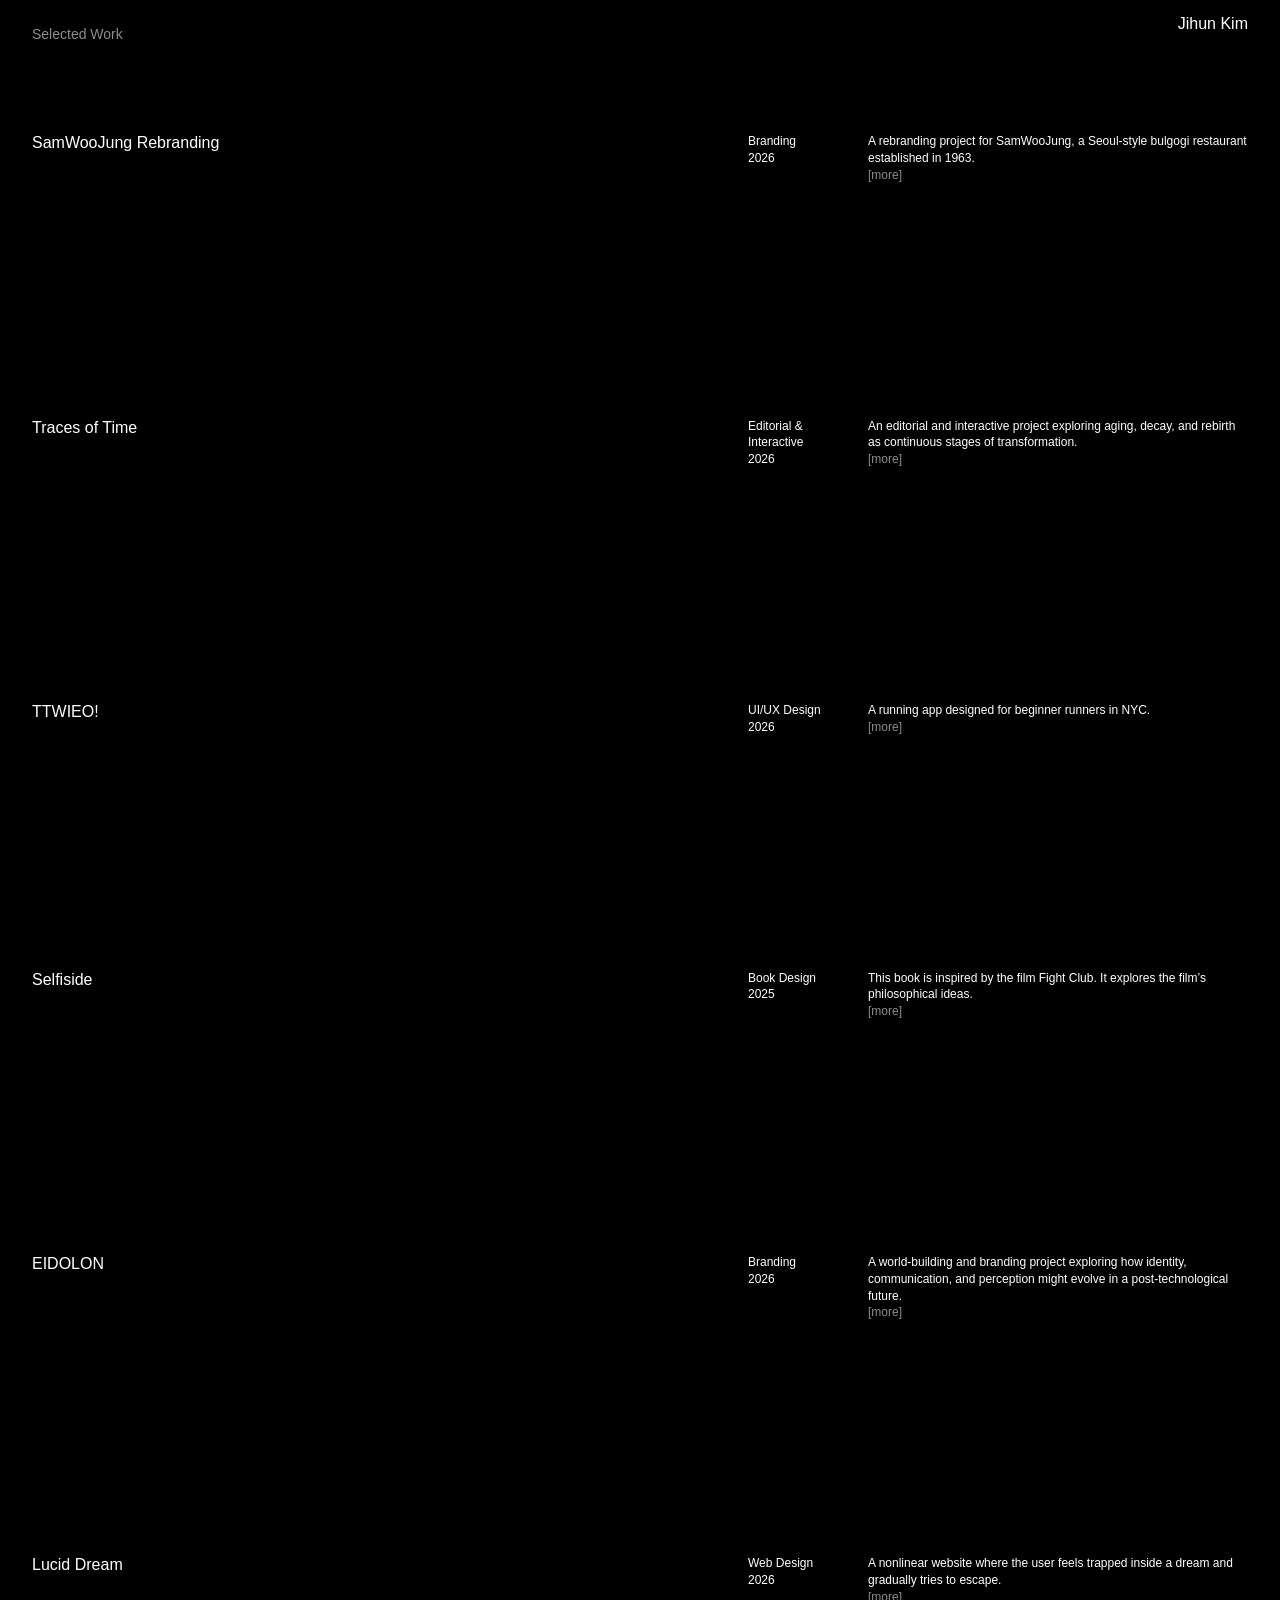
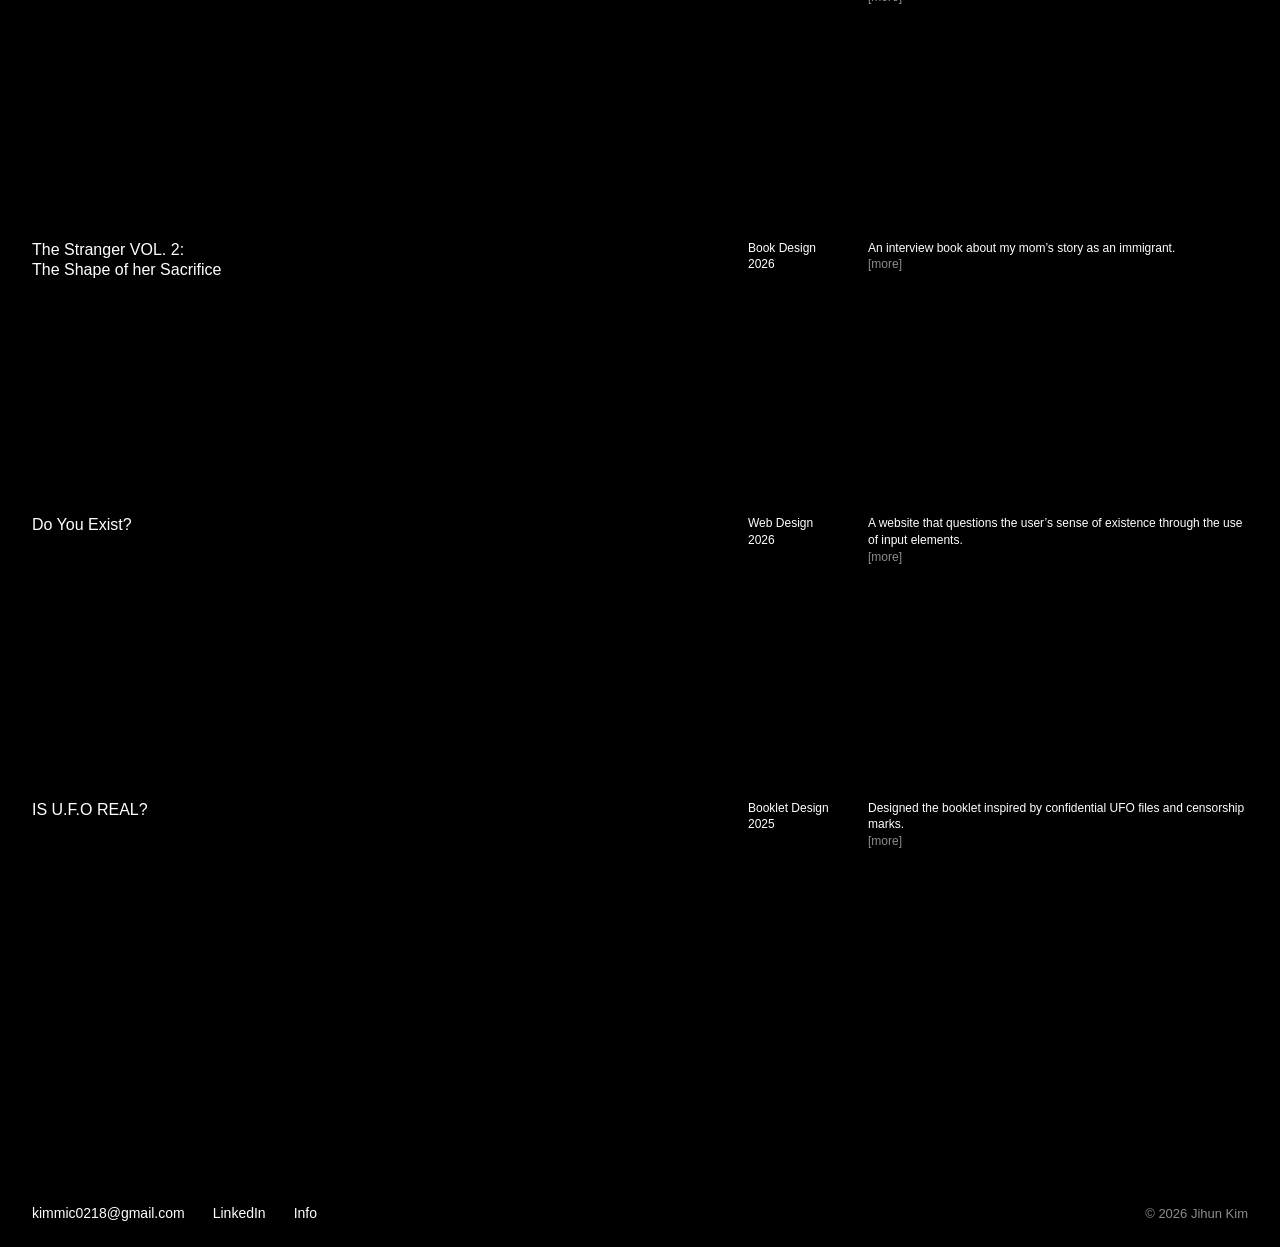
<file: index.html>
<!doctype html>
<html lang="en">
<head>
<meta charset="utf-8">
<meta name="viewport" content="width=device-width, initial-scale=1">
<title>Jihun Kim — Portfolio</title>
<meta name="description" content="Jihun Kim — typography-focused communication designer">
<link rel="stylesheet" href="style.css">
</head>
<body>

<a class="home-link" href="index.html">Jihun Kim</a>
<section class="hero"><p class="intro">I&#x27;m Jihun Kim, a typography-focused communication designer exploring narrative, interaction, and editorial systems. My work translates personal and cultural experiences into structured visual forms, often through nonlinear storytelling and experimental layouts. Currently studying BFA Communication Design at Parsons School of Design, New York.</p>
  <div class="hero-info">
    <span class="links"><a href="mailto:kimmic0218@gmail.com">kimmic0218@gmail.com</a>
      <a href="https://www.linkedin.com/in/jihun-kim-4a79a1389" target="_blank" rel="noopener">LinkedIn</a>
      <a href="info.html">Info</a></span>
    <a class="scroll-cue" href="#work">Selected Work ↓</a>
  </div>
</section>
<main class="projects panel" id="work">
  <div class="grid-bg" aria-hidden="true">
    <div class="slot"><img alt=""><video muted loop playsinline preload="auto" hidden></video></div>
    <div class="slot"><img alt=""><video muted loop playsinline preload="auto" hidden></video></div>
  </div>
  <div class="list">
  <h2 class="panel-title">Selected Work</h2>
  <article class="project" data-grid="images/samwoojung/grid-1.jpg images/samwoojung/grid-2.jpg">
    <h2><a href="projects/samwoojung.html">SamWooJung Rebranding</a></h2>
    <div class="meta">
      <p class="tags">Branding<br>2026</p>
      <p>A rebranding project for SamWooJung, a Seoul-style bulgogi restaurant established in 1963.<br><a class="view" href="projects/samwoojung.html">[more]</a></p>
    </div>
  </article>
  <article class="project" data-grid="images/traces-of-time/hover-1.mp4 images/traces-of-time/hover-2.mp4">
    <h2><a href="projects/traces-of-time.html">Traces of Time</a></h2>
    <div class="meta">
      <p class="tags">Editorial &amp; Interactive<br>2026</p>
      <p>An editorial and interactive project exploring aging, decay, and rebirth as continuous stages of transformation.<br><a class="view" href="projects/traces-of-time.html">[more]</a></p>
    </div>
  </article>
  <article class="project" data-grid="images/ttwieo/hover-run.mp4 images/ttwieo/hover-course.mp4" data-tall>
    <h2><a href="projects/ttwieo.html">TTWIEO!</a></h2>
    <div class="meta">
      <p class="tags">UI/UX Design<br>2026</p>
      <p>A running app designed for beginner runners in NYC.<br><a class="view" href="projects/ttwieo.html">[more]</a></p>
    </div>
  </article>
  <article class="project" data-grid="images/selfiside/grid-1.jpg images/selfiside/grid-2.jpg">
    <h2><a href="projects/selfiside.html">Selfiside</a></h2>
    <div class="meta">
      <p class="tags">Book Design<br>2025</p>
      <p>This book is inspired by the film Fight Club. It explores the film’s philosophical ideas.<br><a class="view" href="projects/selfiside.html">[more]</a></p>
    </div>
  </article>
  <article class="project" data-grid="images/eidolon/grid-1.jpg images/eidolon/grid-2.jpg">
    <h2><a href="projects/eidolon.html">EIDOLON</a></h2>
    <div class="meta">
      <p class="tags">Branding<br>2026</p>
      <p>A world-building and branding project exploring how identity, communication, and perception might evolve in a post-technological future.<br><a class="view" href="projects/eidolon.html">[more]</a></p>
    </div>
  </article>
  <article class="project" data-grid="images/lucid-dream/hover-1.mp4 images/lucid-dream/hover-2.mp4">
    <h2><a href="projects/lucid-dream.html">Lucid Dream</a></h2>
    <div class="meta">
      <p class="tags">Web Design<br>2026</p>
      <p>A nonlinear website where the user feels trapped inside a dream and gradually tries to escape.<br><a class="view" href="projects/lucid-dream.html">[more]</a></p>
    </div>
  </article>
  <article class="project" data-grid="images/the-stranger/grid-1.jpg images/the-stranger/grid-2.jpg">
    <h2><a href="projects/the-stranger.html">The Stranger VOL. 2:<br>The Shape of her Sacrifice</a></h2>
    <div class="meta">
      <p class="tags">Book Design<br>2026</p>
      <p>An interview book about my mom’s story as an immigrant.<br><a class="view" href="projects/the-stranger.html">[more]</a></p>
    </div>
  </article>
  <article class="project" data-grid="images/do-you-exist/hover-1.mp4 images/do-you-exist/hover-2.mp4">
    <h2><a href="projects/do-you-exist.html">Do You Exist?</a></h2>
    <div class="meta">
      <p class="tags">Web Design<br>2026</p>
      <p>A website that questions the user’s sense of existence through the use of input elements.<br><a class="view" href="projects/do-you-exist.html">[more]</a></p>
    </div>
  </article>
  <article class="project" data-grid="images/is-ufo-real/grid-1.jpg images/is-ufo-real/grid-2.jpg">
    <h2><a href="projects/is-ufo-real.html">IS U.F.O REAL?</a></h2>
    <div class="meta">
      <p class="tags">Booklet Design<br>2025</p>
      <p>Designed the booklet inspired by confidential UFO files and censorship marks.<br><a class="view" href="projects/is-ufo-real.html">[more]</a></p>
    </div>
  </article>
  </div>
</main>
<script>
(() => {
  /* hover a project: its first two images fill the screen as a 2-column
     grid behind the list; the text stays on top and inverts against it */
  if (!matchMedia('(hover: hover) and (pointer: fine)').matches) return;
  const bg = document.querySelector('.grid-bg');
  const slots = [...bg.querySelectorAll('.slot')];
  const isVid = src => src.endsWith('.mp4');
  /* every hover video has a first-frame still (name.poster.jpg): it is
     preloaded with the images, so something shows the instant you hover */
  const posterOf = src => src.replace(/\.mp4$/, '.poster.jpg');
  const stills = {};
  /* each slot shows either an image or a looping, muted video */
  const fill = (slot, src) => {
    const img = slot.querySelector('img'), vid = slot.querySelector('video');
    if (!src) { vid.pause(); vid.hidden = true; img.hidden = true; return; }
    if (isVid(src)) {
      img.hidden = true; vid.hidden = false;
      if (!vid.src.endsWith(src)) { vid.poster = posterOf(src); vid.src = src; }
      vid.currentTime = 0; vid.play().catch(() => {});
    } else {
      vid.pause(); vid.hidden = true; img.hidden = false; img.src = src;
    }
  };
  /* video pairs sit side by side at one shared height: as tall as the
     space allows (40% of the screen, 58% for phone videos) while both fit */
  const GAP = 12;
  const layout = () => {
    if (!bg.classList.contains('fit')) { bg.style.height = ''; return; }
    const els = slots.map(sl => [...sl.children].find(x => !x.hidden)).filter(Boolean);
    const still = x => stills[x.getAttribute('src')];
    const ar = x => x.tagName === 'VIDEO'
      ? (x.videoWidth ? x.videoWidth / x.videoHeight
         : still(x) && still(x).naturalWidth ? still(x).naturalWidth / still(x).naturalHeight : 16 / 9)
                                          : (x.naturalWidth ? x.naturalWidth / x.naturalHeight : 1.5);
    const maxH = innerHeight * (bg.classList.contains('tall') ? 0.58 : 0.4);
    const sum = els.reduce((t, x) => t + ar(x), 0) || 1;
    bg.style.height = Math.min(maxH, (innerWidth - GAP * (els.length - 1)) / sum) + 'px';
  };
  slots.forEach(sl => { sl.querySelector('video').addEventListener('loadedmetadata', layout);
                         sl.querySelector('img').addEventListener('load', layout); });
  addEventListener('resize', layout);
  const list = document.querySelector('.list');
  const rows = list.querySelectorAll('.project[data-grid]');
  rows.forEach(r => r.dataset.grid.split(' ').forEach(src => {
    const im = new Image(); im.src = isVid(src) ? posterOf(src) : src;
    if (isVid(src)) stills[src] = im;
  }));
  /* then quietly download the hover videos one after another, so they are
     already cached by the time someone hovers */
  const clips = [...rows].flatMap(r => r.dataset.grid.split(' ').filter(isVid));
  addEventListener('load', () => setTimeout(async () => {
    for (const src of clips) { try { await (await fetch(src, { priority: 'low' })).blob(); } catch (e) {} }
  }, 1500));
  rows.forEach(r => r.addEventListener('mouseenter', () => {
    if (!document.documentElement.classList.contains('locked')) return;
    const [s1, s2] = r.dataset.grid.split(' ');
    fill(slots[0], s1); fill(slots[1], s2);
    rows.forEach(x => x.classList.toggle('active', x === r));
    bg.classList.toggle('tall', 'tall' in r.dataset);
    bg.classList.toggle('fit', r.dataset.grid.split(' ').some(isVid));
    layout();
    bg.classList.add('on');
  }));
  /* leaving a project (even into the gap between rows) hides the images */
  const hide = () => {
    bg.classList.remove('on');
    bg.querySelectorAll('video').forEach(v => v.pause());
    rows.forEach(x => x.classList.remove('active'));
  };
  rows.forEach(r => r.addEventListener('mouseleave', hide));
  list.addEventListener('mouseleave', hide);
})();
</script>
<script>
(() => {
  const hero = document.querySelector('.hero');
  const panel = document.querySelector('.panel');
  if (!hero || !panel) return;
  const calm = matchMedia('(prefers-reduced-motion: reduce)').matches;
  let ticking = false, locked = false;
  /* once the work panel reaches the top, remove the intro so the page
     can't scroll back to it (until the page is reloaded) */
  const lock = () => {
    locked = true;
    const h = hero.offsetHeight;
    hero.style.display = 'none';
    document.documentElement.classList.add('locked');
    scrollTo(0, Math.max(0, scrollY - h));
  };
  const check = () => {
    if (!locked && panel.getBoundingClientRect().top <= 0.5) lock();
  };
  const update = () => {
    ticking = false;
    if (locked || calm) return;
    const p = Math.min(Math.max(scrollY / innerHeight, 0), 1);
    hero.style.opacity = 1 - p * 0.75;
    hero.style.transform = `scale(${1 - p * 0.05})`;
  };
  /* "Jihun Kim" (top right on the work list) brings the intro back;
     scrolling down past it locks again as before */
  document.querySelector('.home-link').addEventListener('click', ev => {
    ev.preventDefault();
    locked = false;
    document.documentElement.classList.remove('locked');
    document.querySelector('.grid-bg').classList.remove('on');
    hero.style.display = '';
    scrollTo(0, 0);
    update();
  });
  addEventListener('scroll', () => {
    check();
    if (!ticking && !locked) { ticking = true; requestAnimationFrame(update); }
  }, { passive: true });
  addEventListener('load', check);
  check(); update();
})();
</script>
<footer class="footer" id="contact">
  <span class="links"><a href="mailto:kimmic0218@gmail.com">kimmic0218@gmail.com</a>
      <a href="https://www.linkedin.com/in/jihun-kim-4a79a1389" target="_blank" rel="noopener">LinkedIn</a>
      <a href="info.html">Info</a></span>
  <small>© 2026 Jihun Kim</small>
</footer>
</body>
</html>
</file>
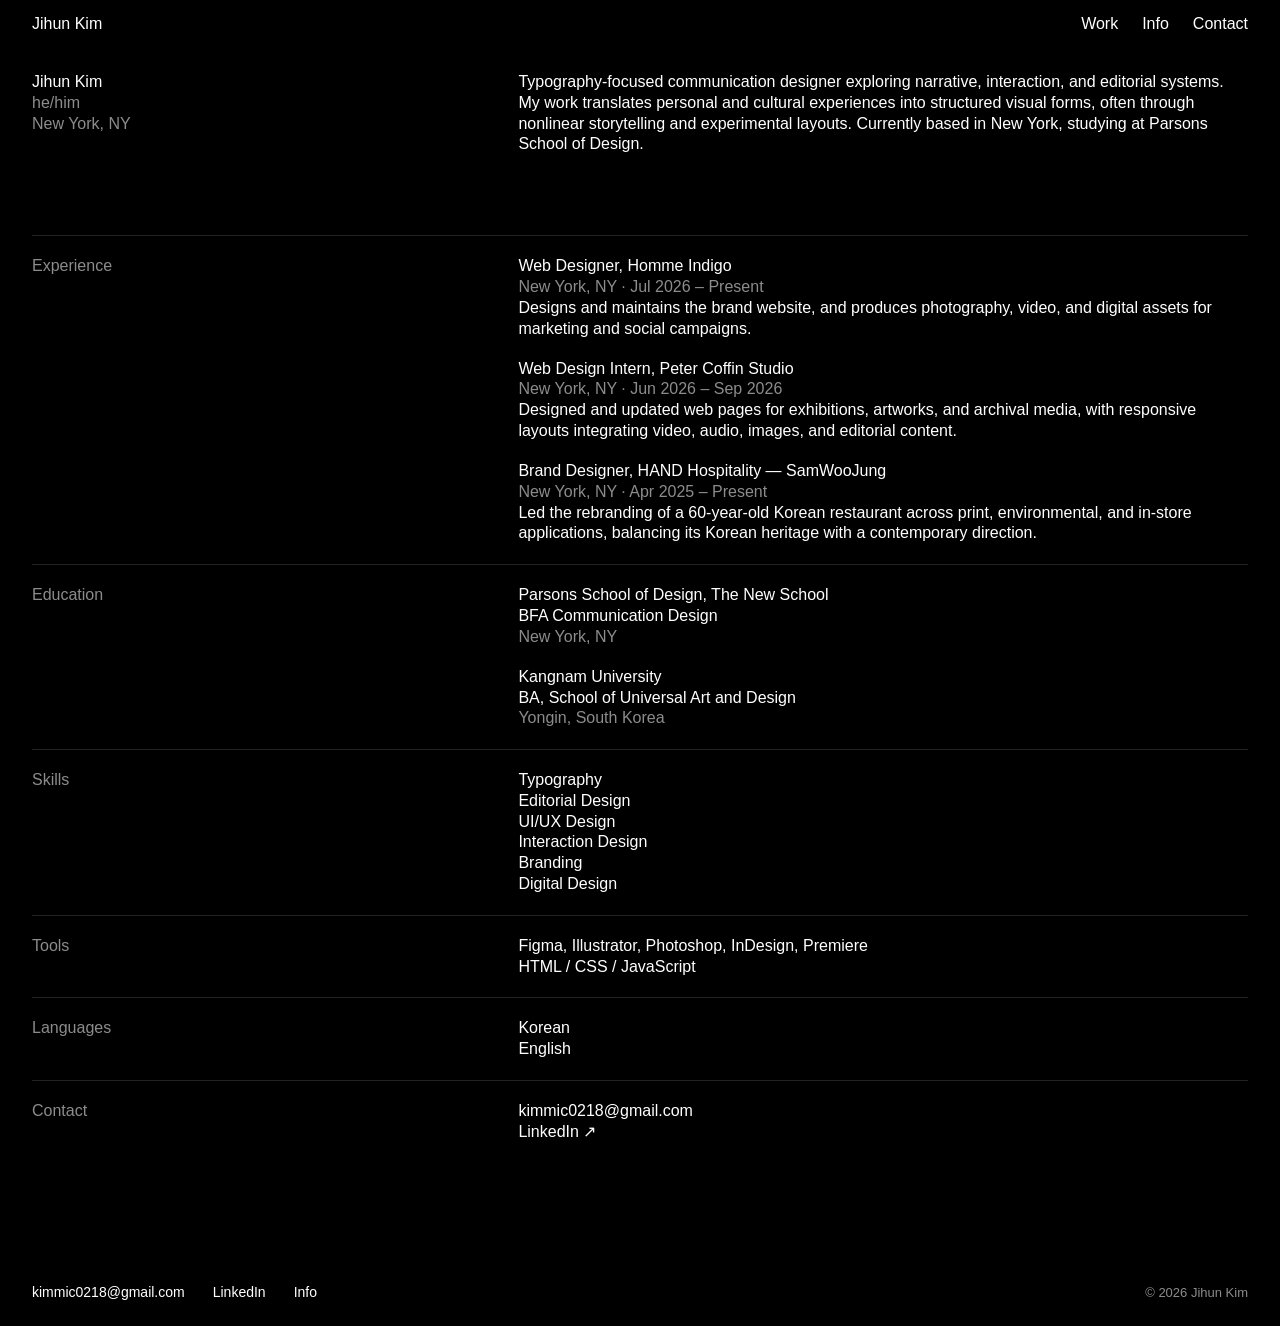
<file: info.html>
<!doctype html>
<html lang="en">
<head>
<meta charset="utf-8">
<meta name="viewport" content="width=device-width, initial-scale=1">
<title>Info — Jihun Kim</title>
<meta name="description" content="Jihun Kim — typography-focused communication designer">
<link rel="stylesheet" href="style.css">
</head>
<body>
<header class="site-header">
  <a href="index.html">Jihun Kim</a>
  <nav><a href="index.html#work">Work</a><a href="info.html">Info</a><a href="#contact">Contact</a></nav>
</header>
<section class="detail-head info-head">
  <h1>Jihun Kim<br><span class="view">he/him<br>New York, NY</span></h1>
  <div class="desc"><p>Typography-focused communication designer exploring narrative, interaction, and editorial systems.
  My work translates personal and cultural experiences into structured visual forms, often through nonlinear storytelling
  and experimental layouts. Currently based in New York, studying at Parsons School of Design.</p></div>
</section>
<main class="info">
  <div class="info-row"><h2>Experience</h2><div><p>Web Designer, Homme Indigo<br><span class="view">New York, NY · Jul 2026 – Present</span><br>Designs and maintains the brand website, and produces photography, video, and digital assets for marketing and social campaigns.</p><p>Web Design Intern, Peter Coffin Studio<br><span class="view">New York, NY · Jun 2026 – Sep 2026</span><br>Designed and updated web pages for exhibitions, artworks, and archival media, with responsive layouts integrating video, audio, images, and editorial content.</p><p>Brand Designer, HAND Hospitality — SamWooJung<br><span class="view">New York, NY · Apr 2025 – Present</span><br>Led the rebranding of a 60-year-old Korean restaurant across print, environmental, and in-store applications, balancing its Korean heritage with a contemporary direction.</p></div></div>
  <div class="info-row"><h2>Education</h2><div><p>Parsons School of Design, The New School<br>BFA Communication Design<br><span class="view">New York, NY</span></p><p>Kangnam University<br>BA, School of Universal Art and Design<br><span class="view">Yongin, South Korea</span></p></div></div>
  <div class="info-row"><h2>Skills</h2><div>Typography<br>Editorial Design<br>UI/UX Design<br>Interaction Design<br>Branding<br>Digital Design</div></div>
  <div class="info-row"><h2>Tools</h2><div>Figma, Illustrator, Photoshop, InDesign, Premiere<br>HTML / CSS / JavaScript</div></div>
  <div class="info-row"><h2>Languages</h2><div>Korean<br>English</div></div>
  <div class="info-row"><h2>Contact</h2><div><a href="mailto:kimmic0218@gmail.com">kimmic0218@gmail.com</a><br><a href="https://www.linkedin.com/in/jihun-kim-4a79a1389" target="_blank" rel="noopener">LinkedIn ↗</a></div></div>
</main>
<footer class="footer" id="contact">
  <span class="links"><a href="mailto:kimmic0218@gmail.com">kimmic0218@gmail.com</a>
      <a href="https://www.linkedin.com/in/jihun-kim-4a79a1389" target="_blank" rel="noopener">LinkedIn</a>
      <a href="info.html">Info</a></span>
  <small>© 2026 Jihun Kim</small>
</footer>
</body>
</html>
</file>
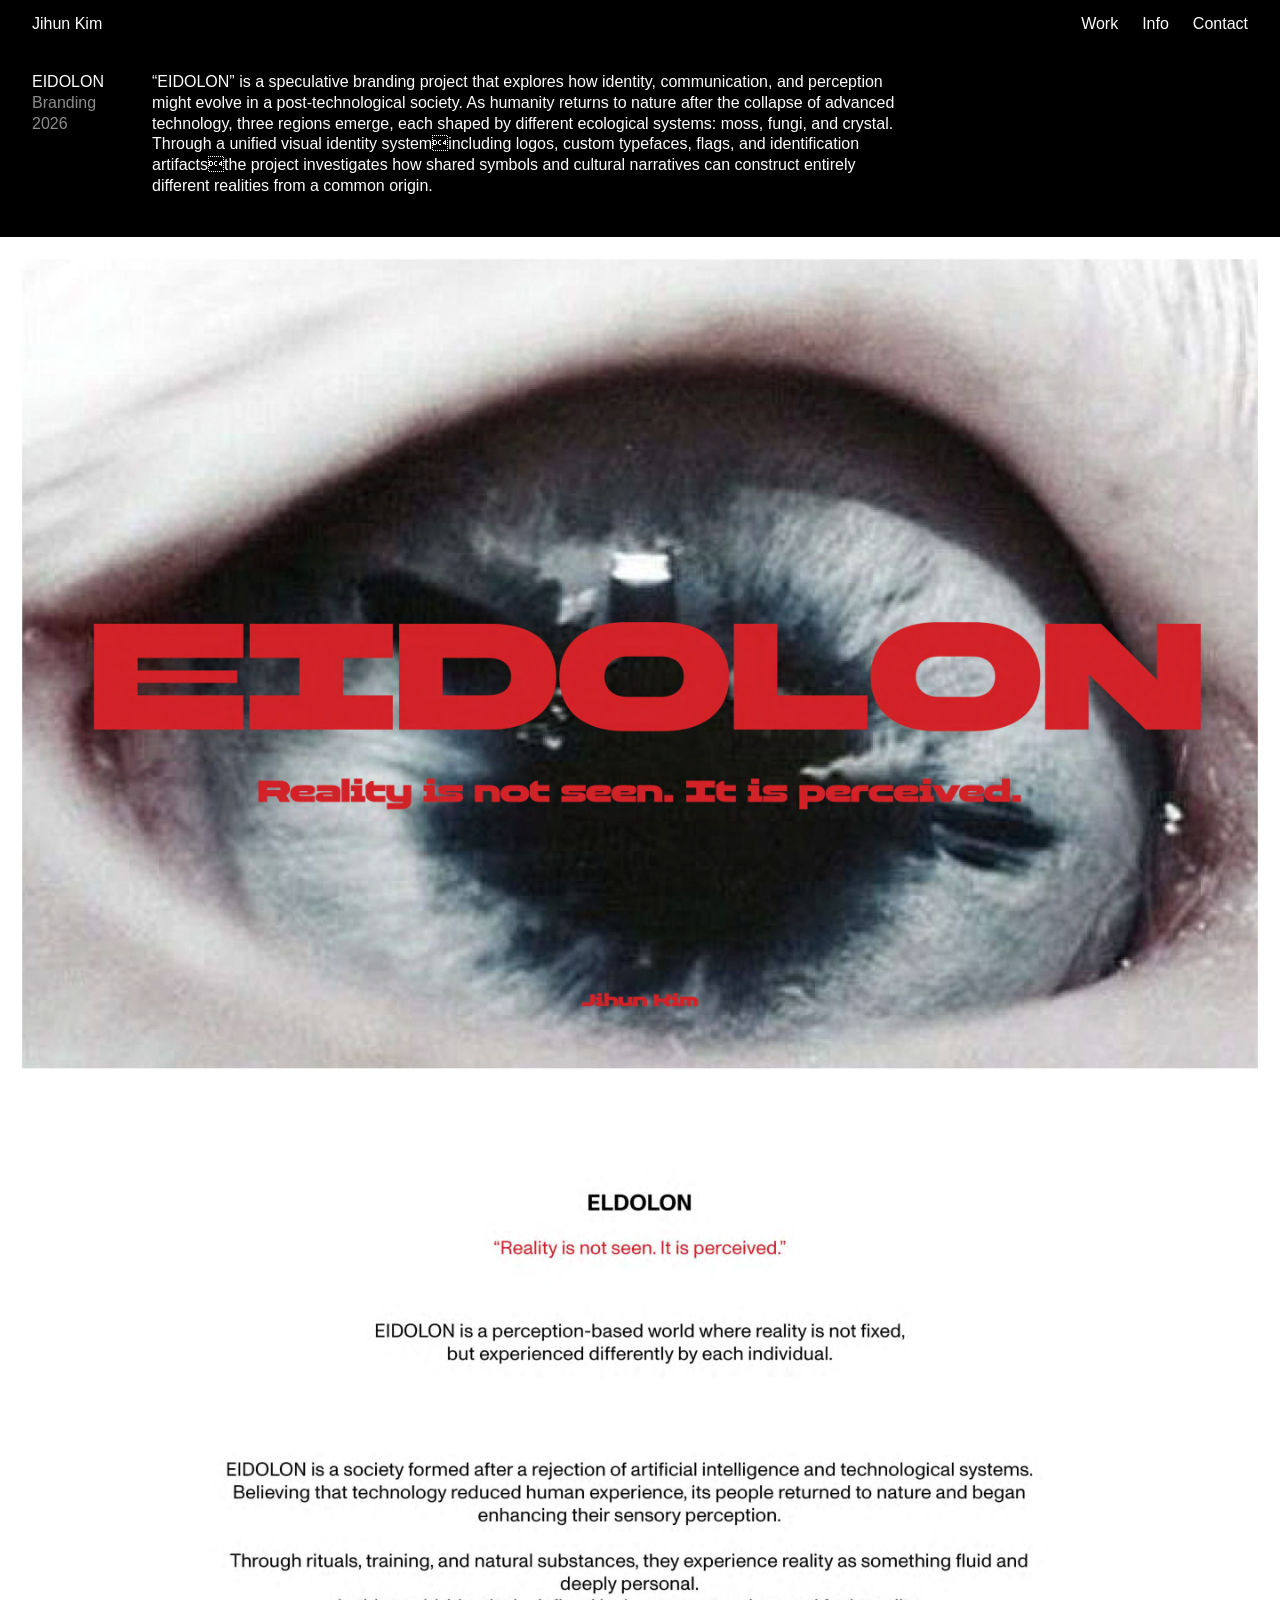
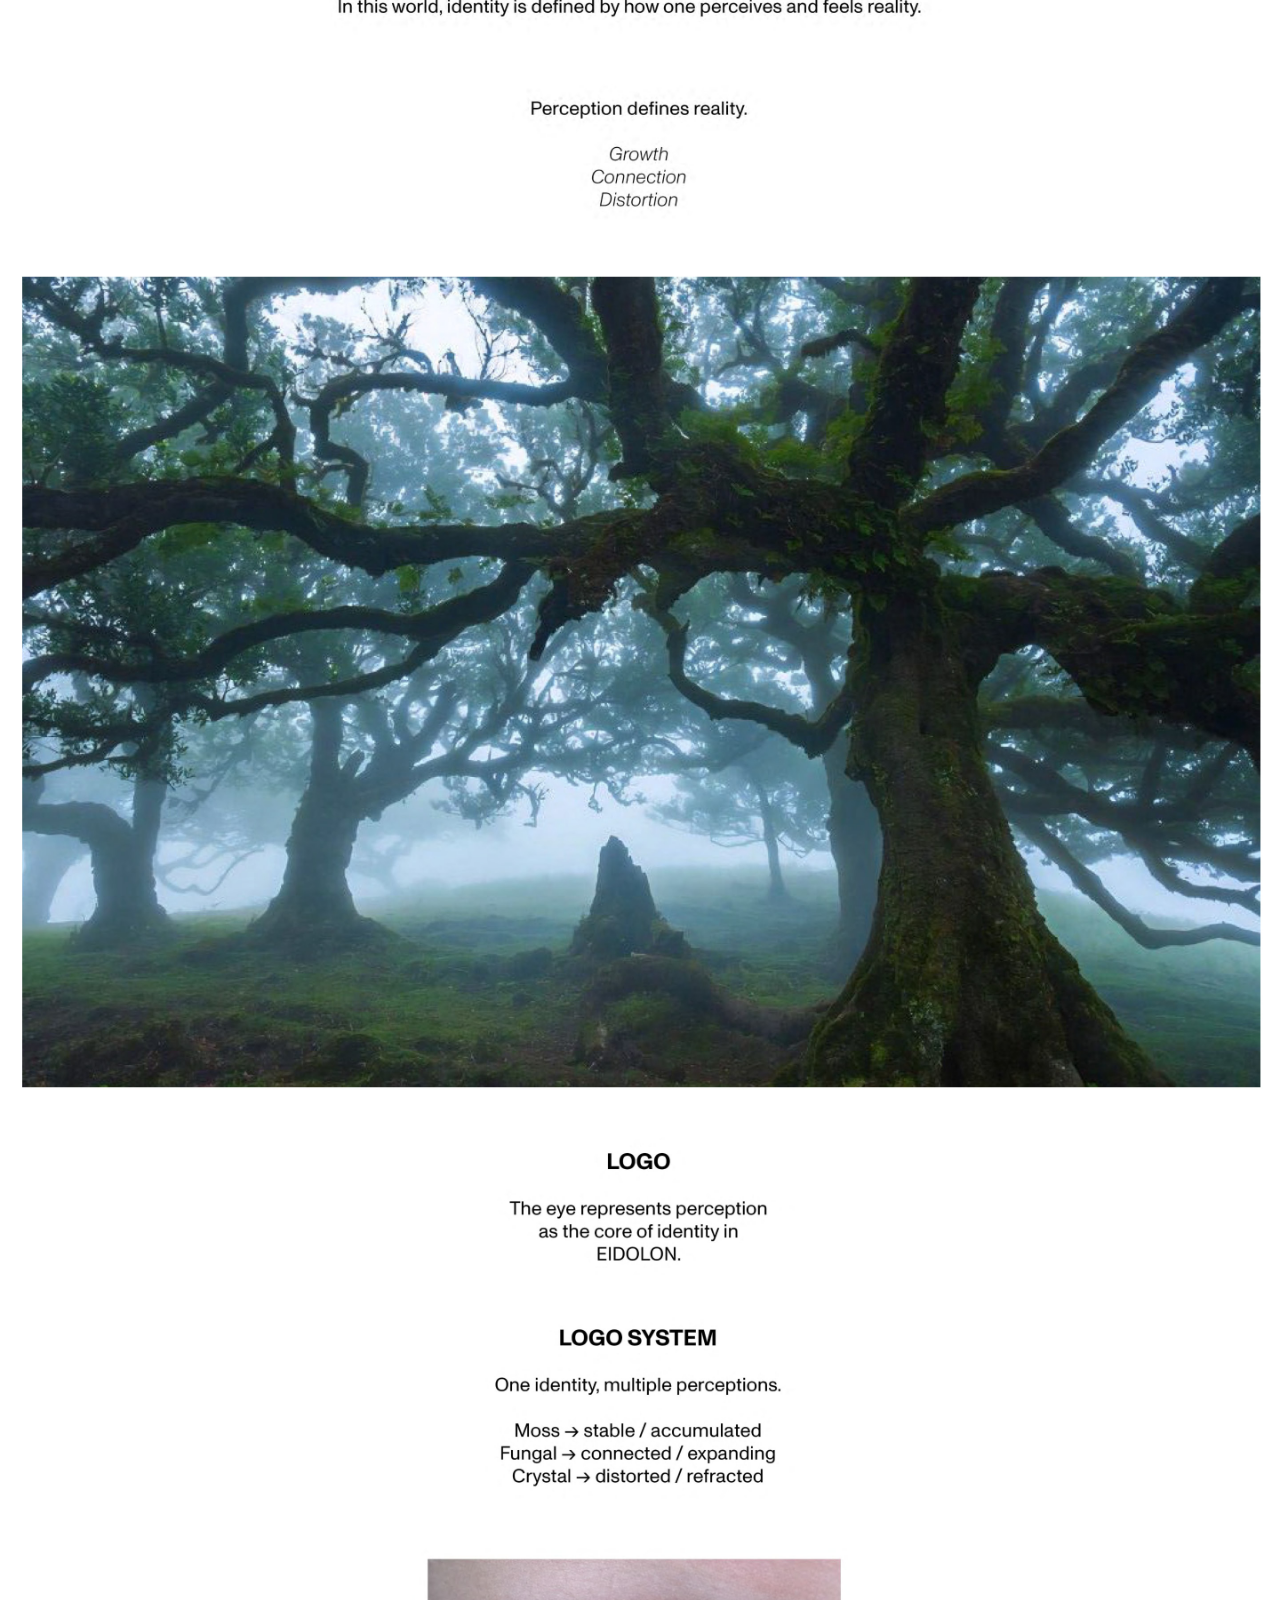
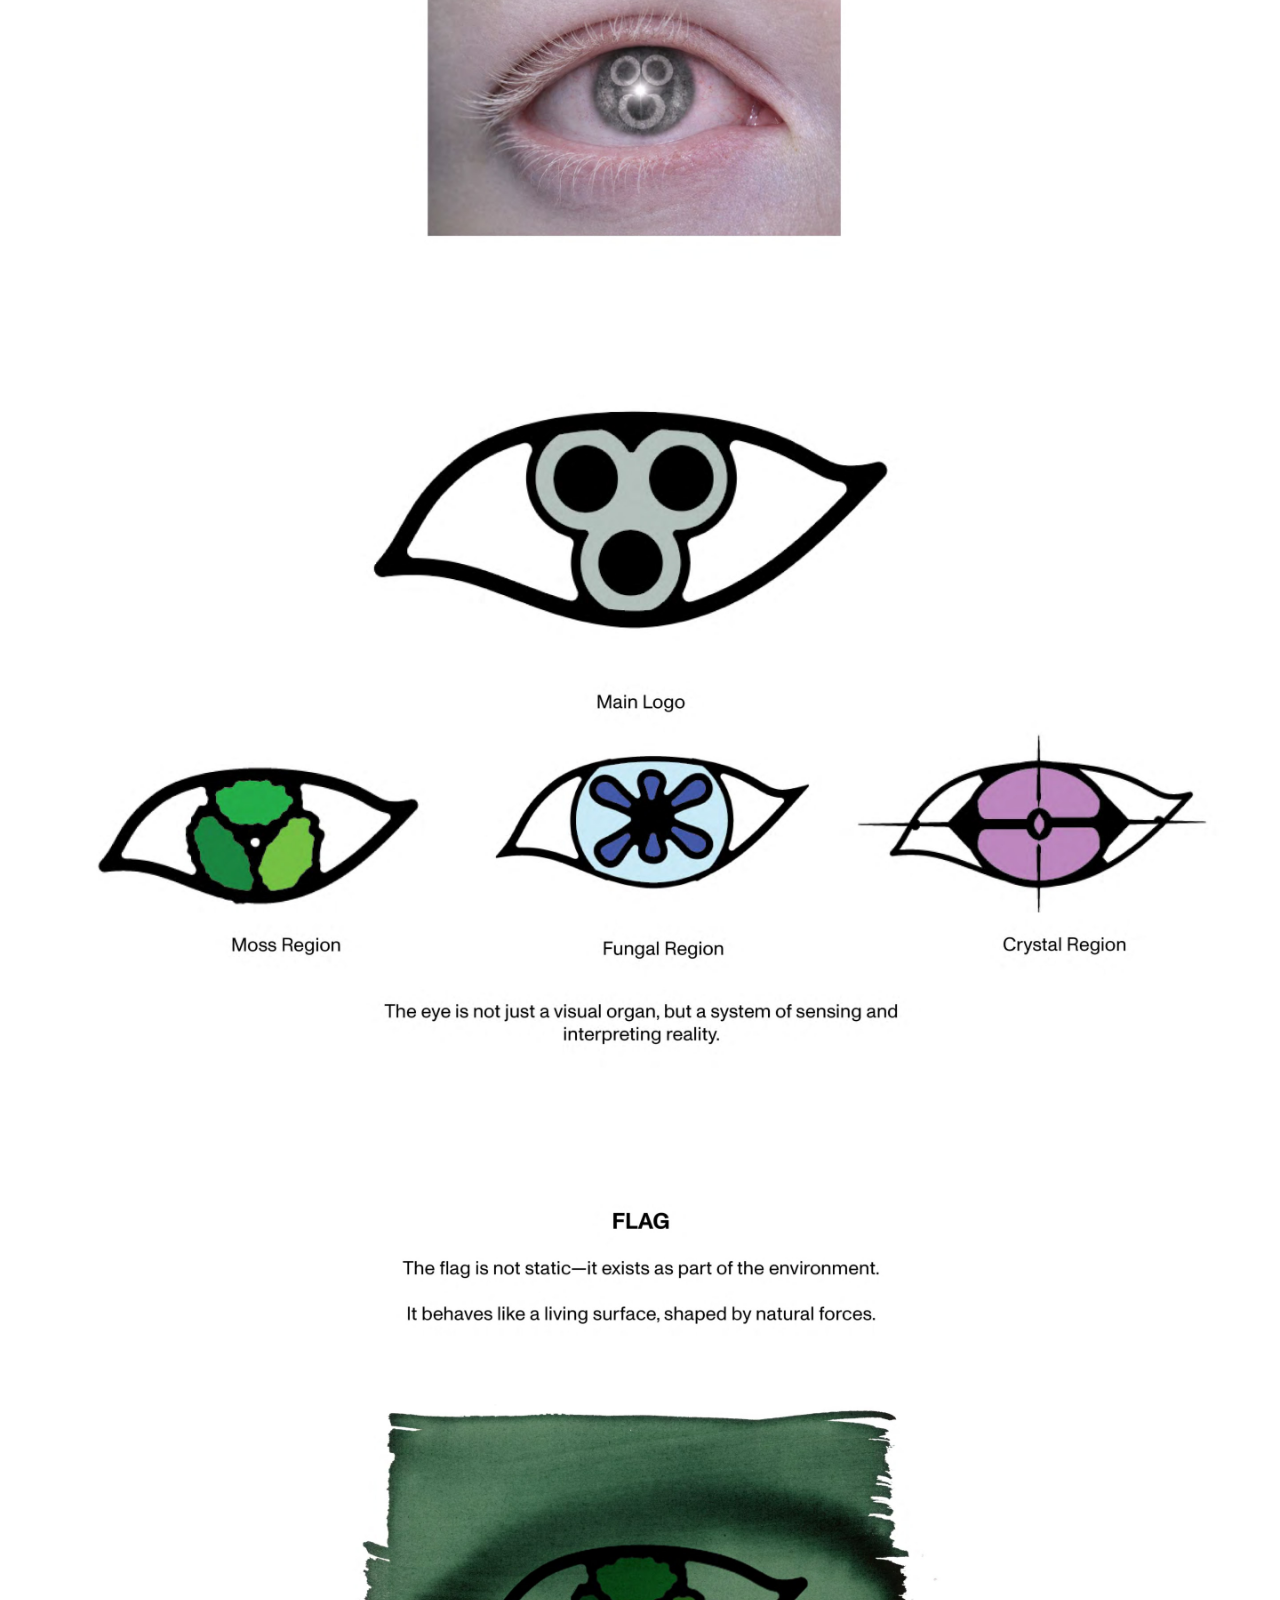
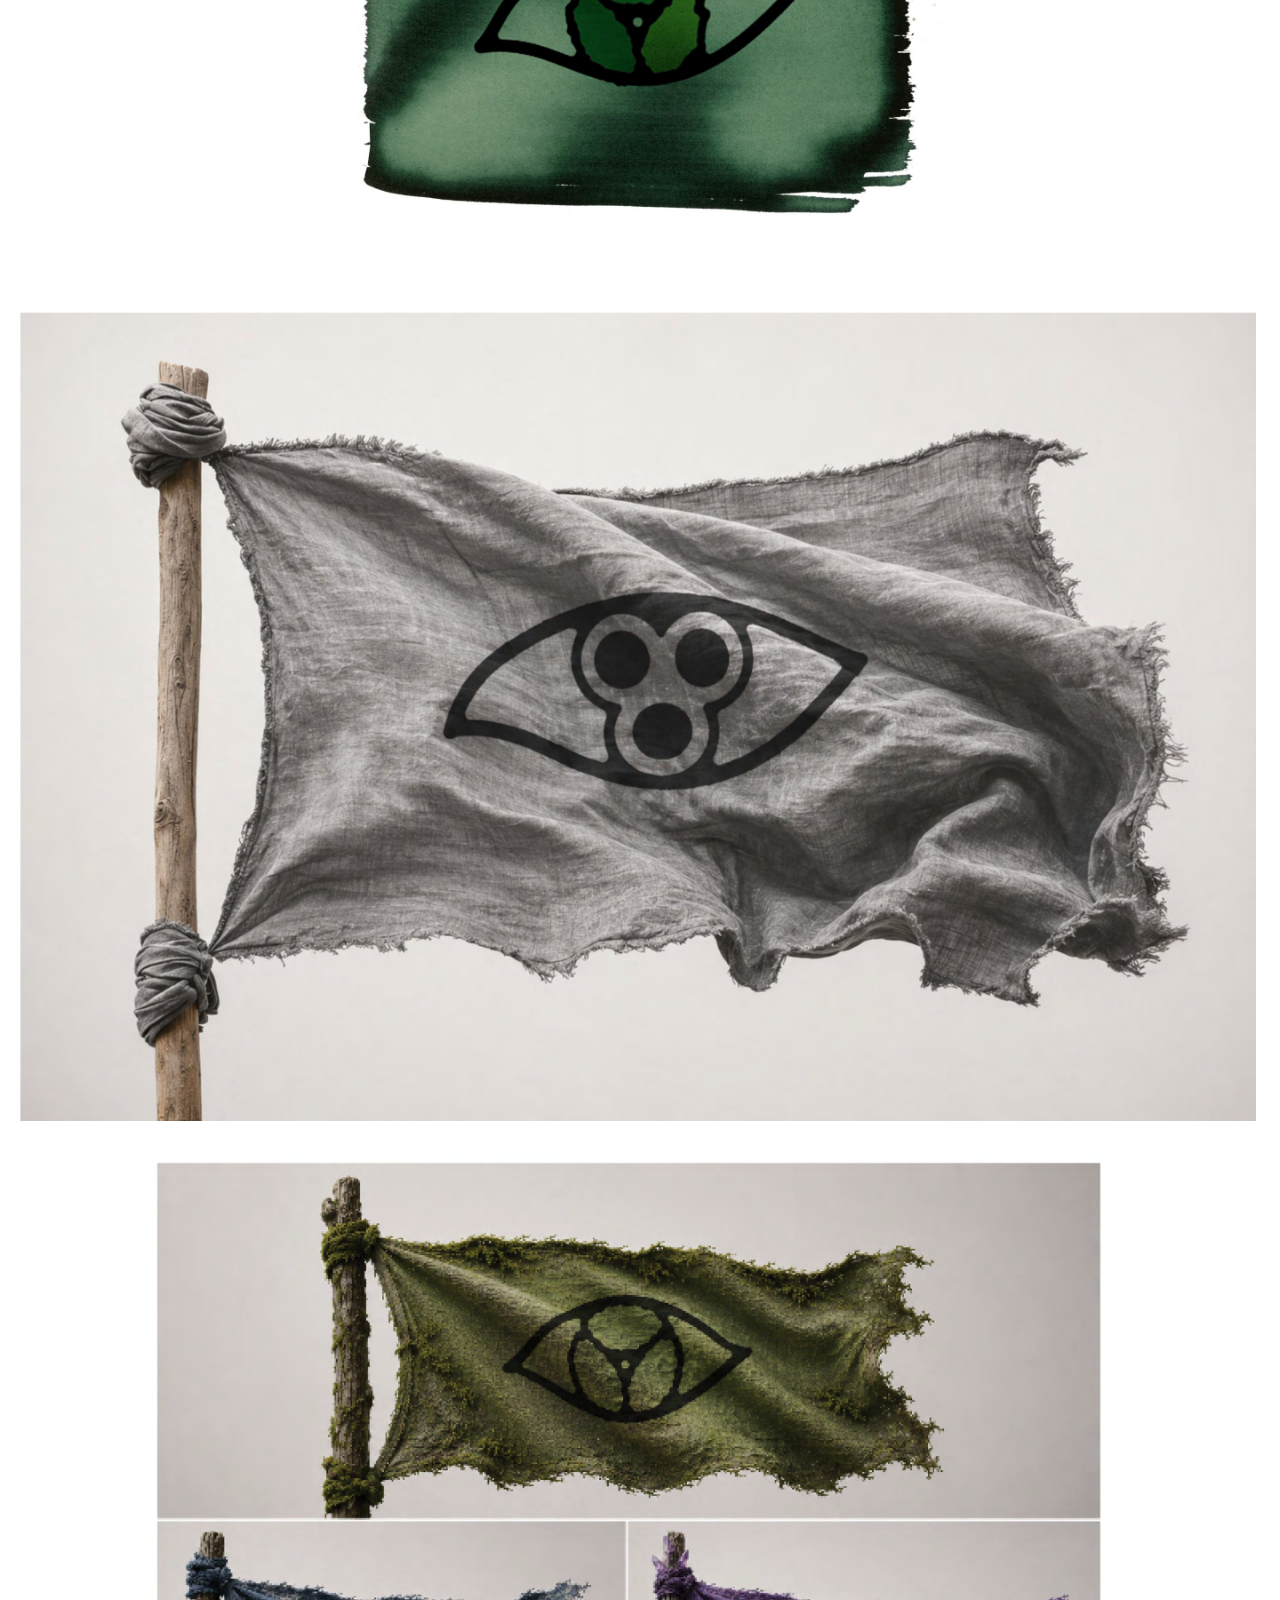
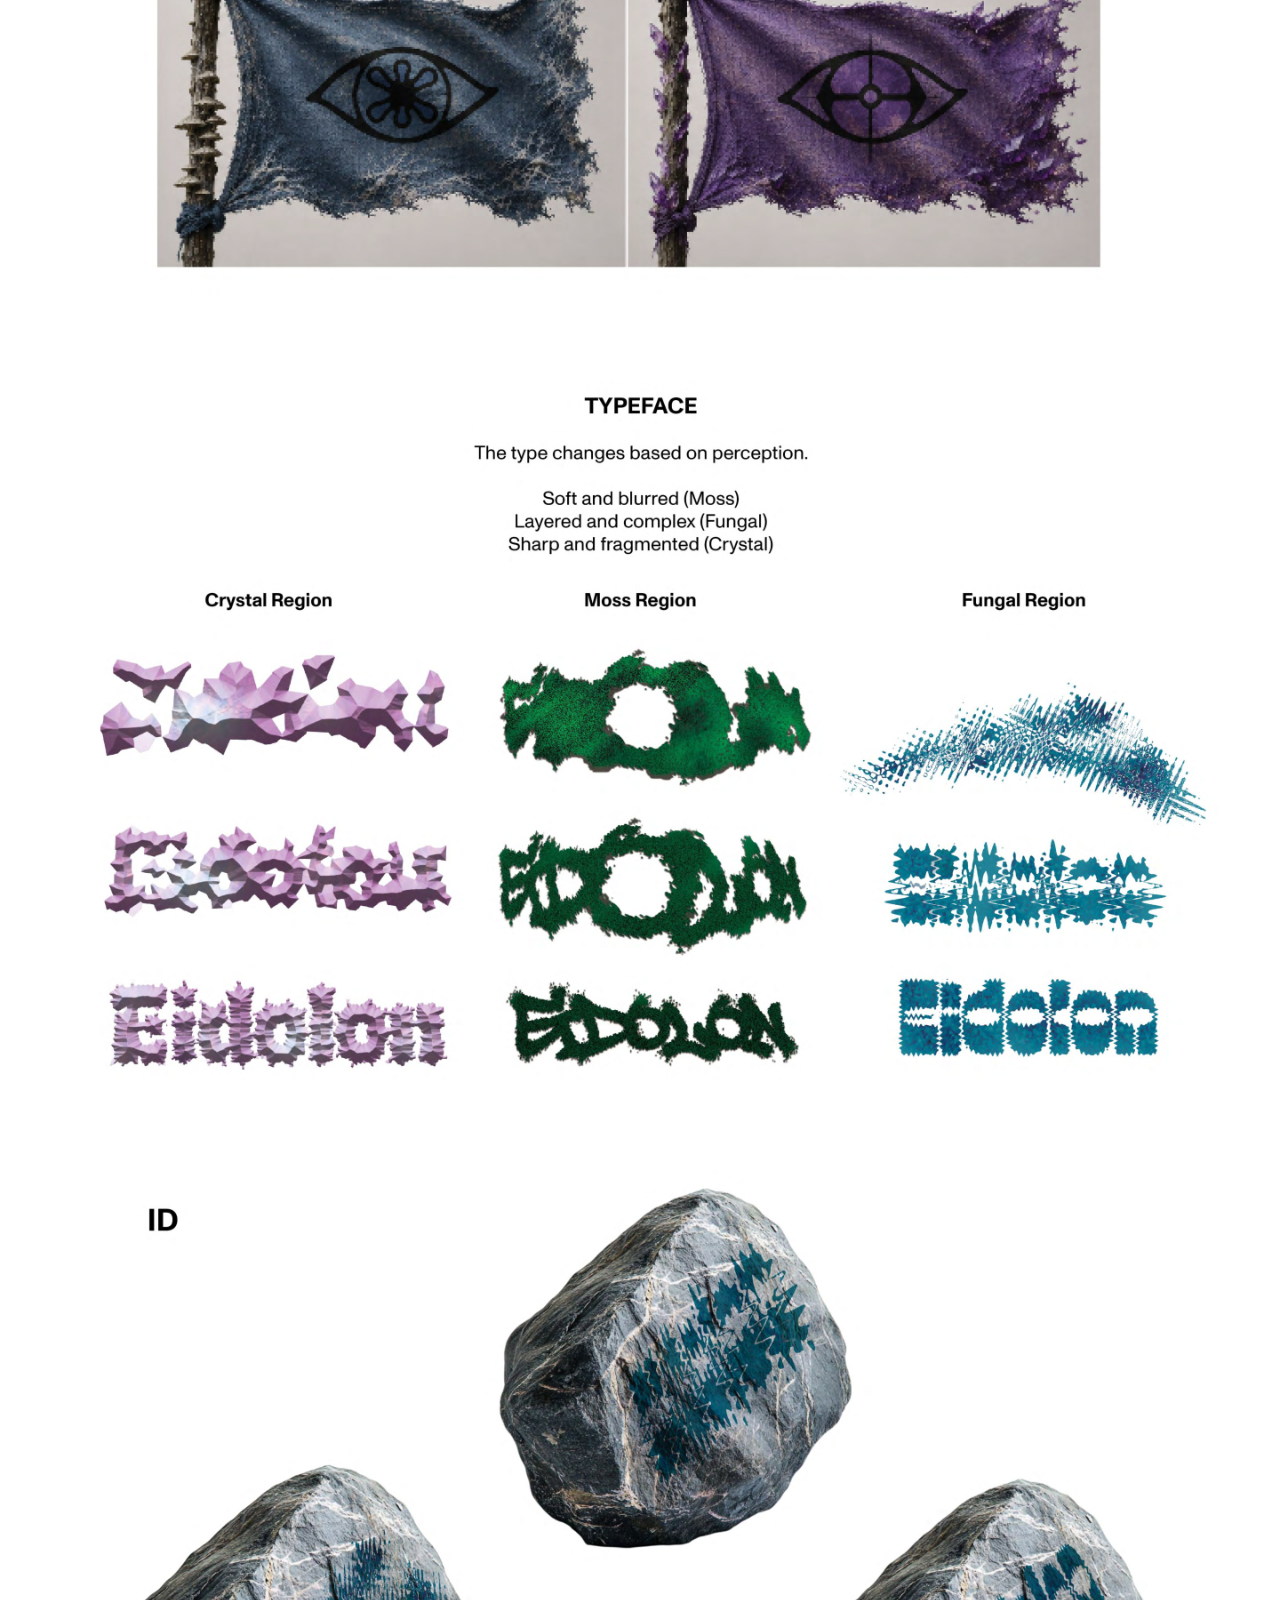
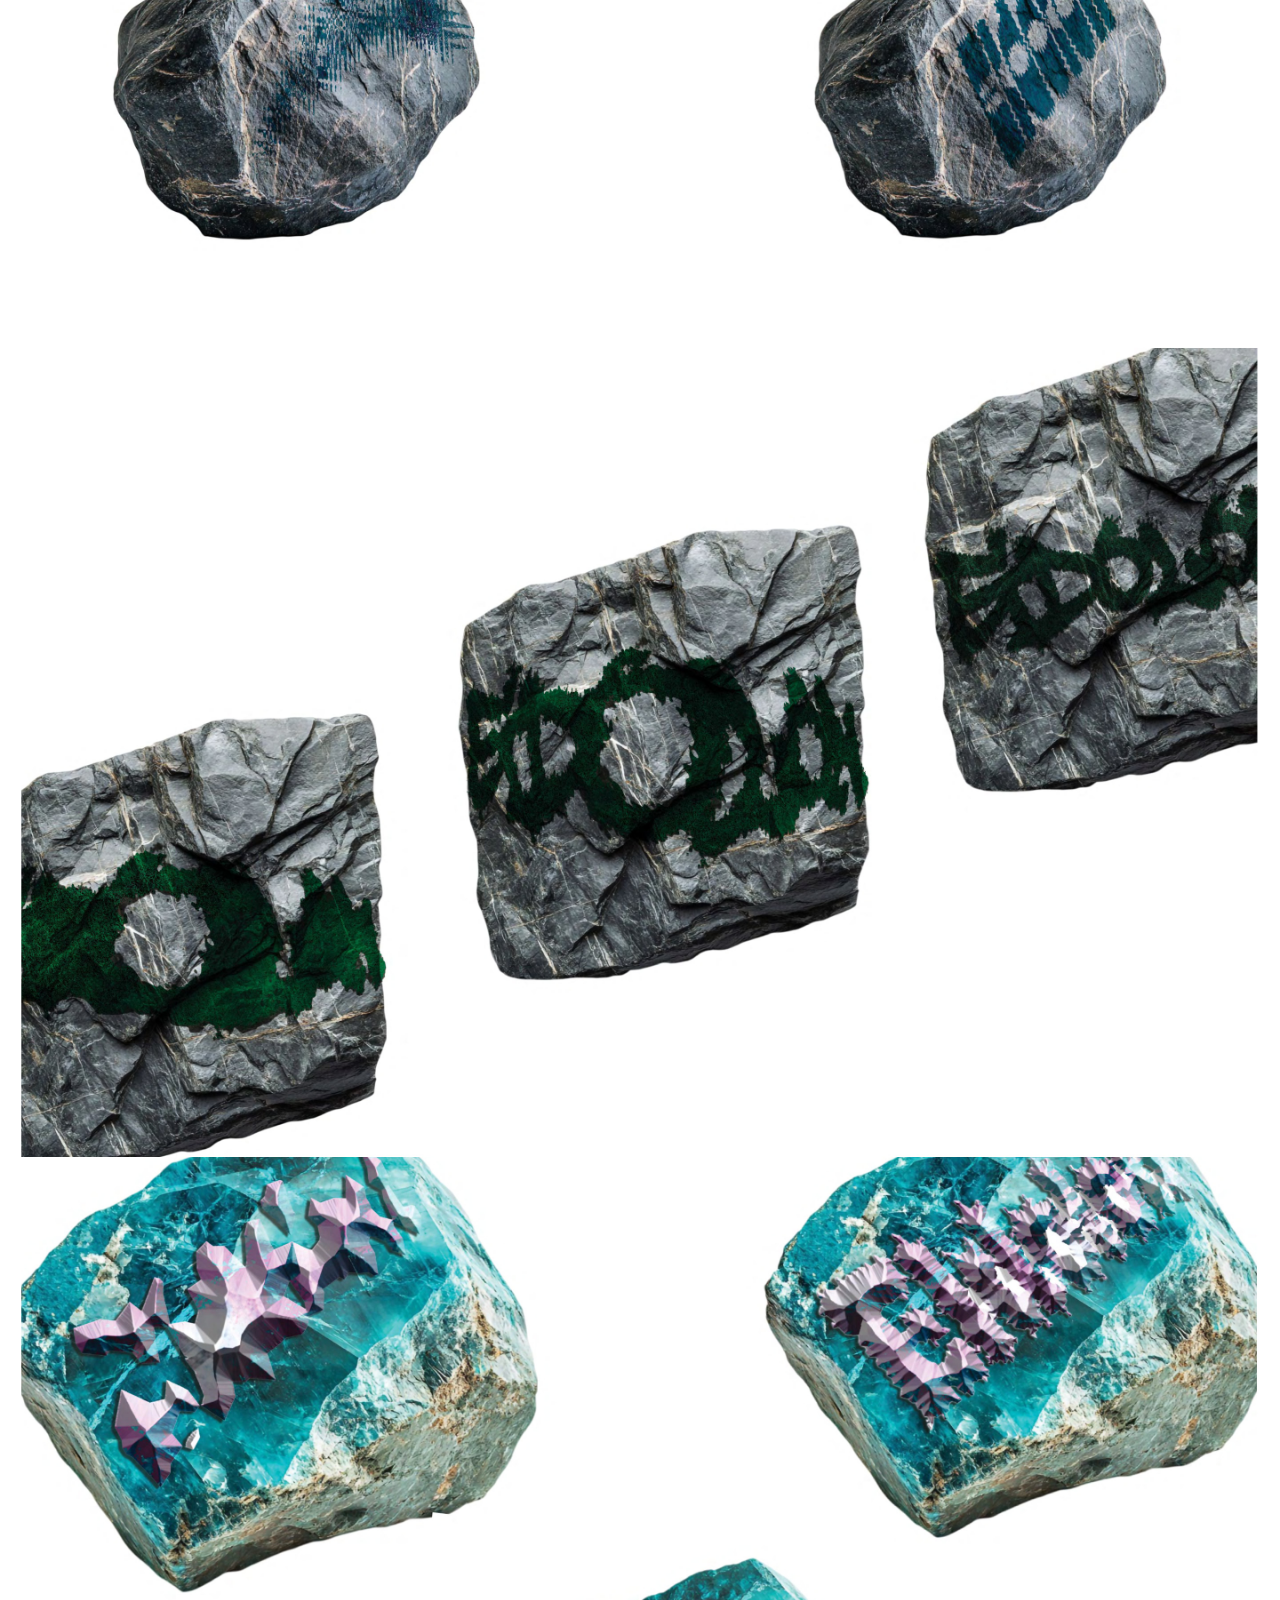
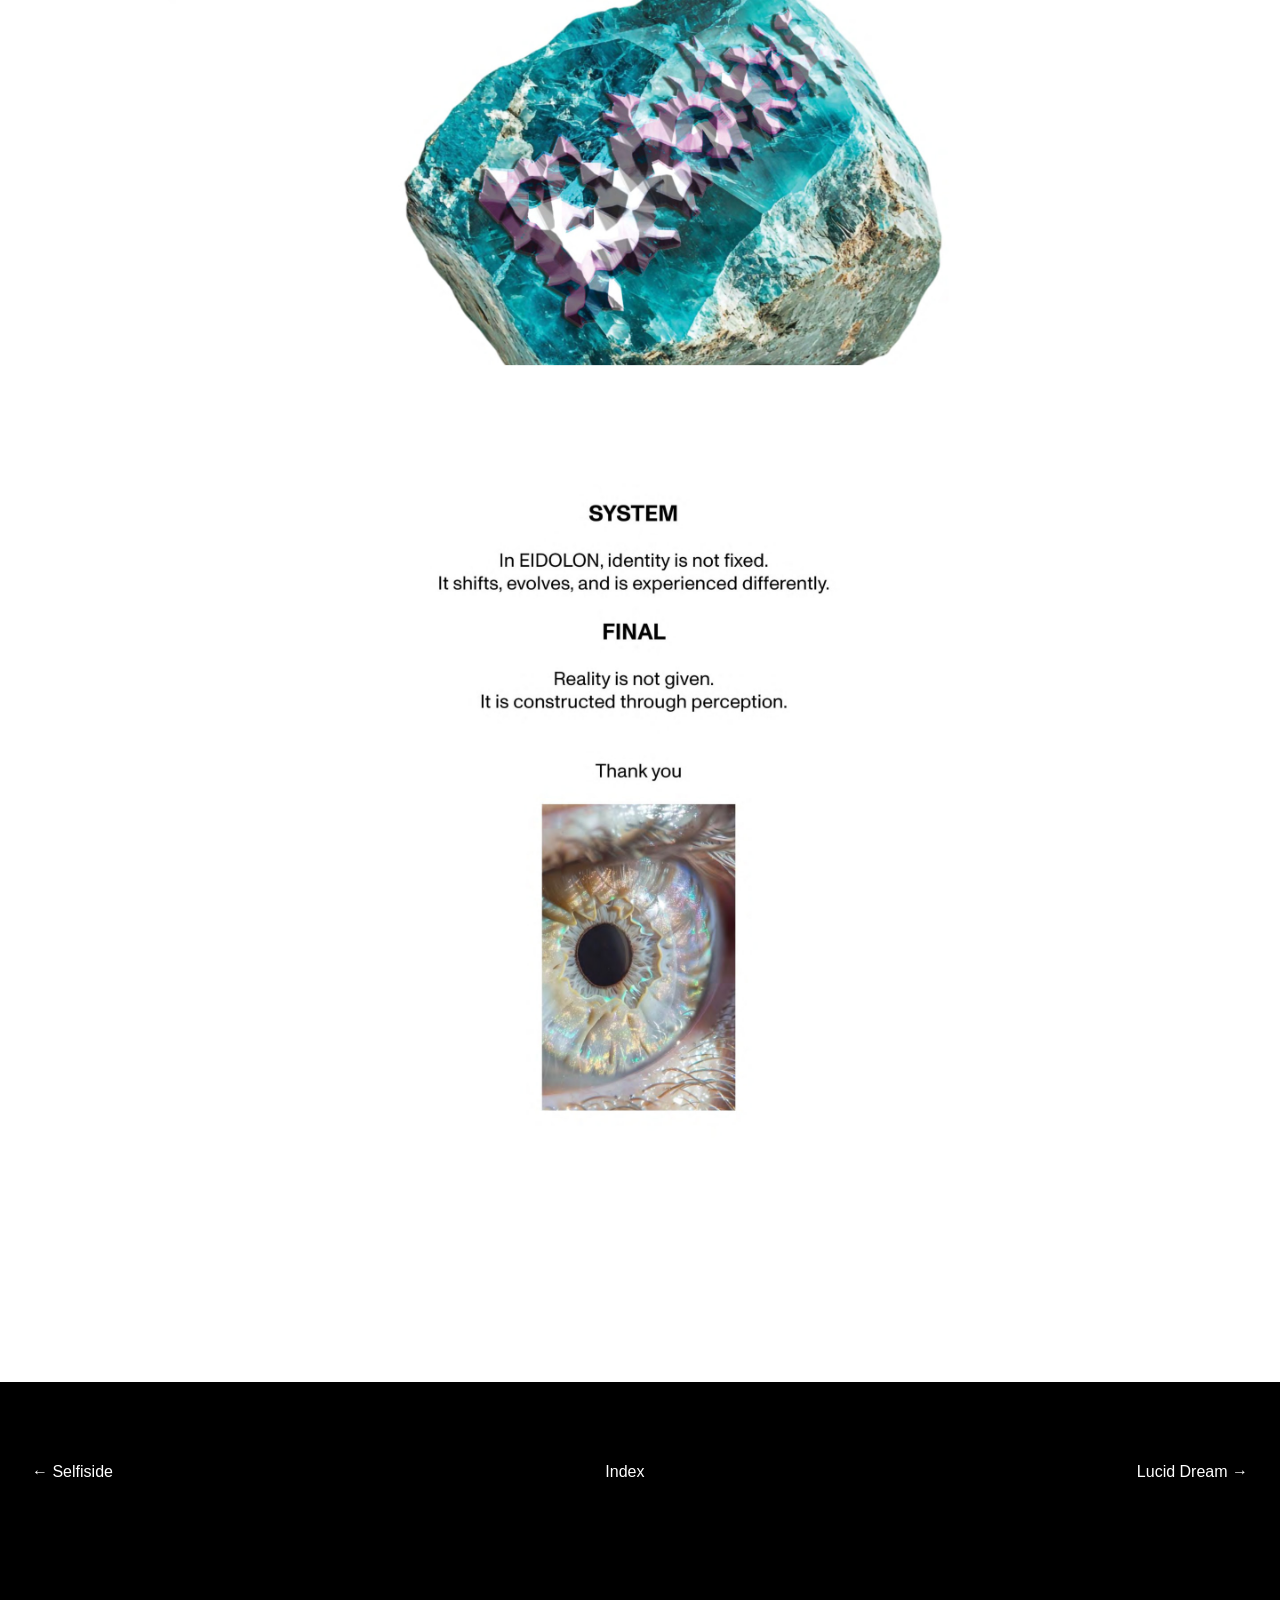
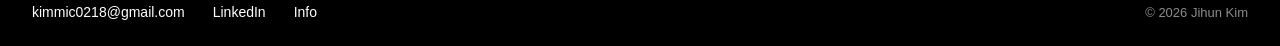
<file: projects/eidolon.html>
<!doctype html>
<html lang="en">
<head>
<meta charset="utf-8">
<meta name="viewport" content="width=device-width, initial-scale=1">
<title>EIDOLON — Jihun Kim</title>
<meta name="description" content="“EIDOLON” is a speculative branding project that explores how identity, communication, and perception might evolve in a post-technological society. As">
<link rel="stylesheet" href="../style.css">
</head>
<body>
<header class="site-header">
  <a href="../index.html">Jihun Kim</a>
  <nav><a href="../index.html#work">Work</a><a href="../info.html">Info</a><a href="#contact">Contact</a></nav>
</header>
<section class="detail-head">
  <h1>EIDOLON<br><span class="view">Branding<br>2026</span></h1>
  <div class="desc"><p>“EIDOLON” is a speculative branding project that explores how identity, communication, and perception might evolve in a post-technological society. As humanity returns to nature after the collapse of advanced technology, three regions emerge, each shaped by different ecological systems: moss, fungi, and crystal. Through a unified visual identity systemincluding logos, custom typefaces, flags, and identification artifactsthe project investigates how shared symbols and cultural narratives can construct entirely different realities from a common origin.</p></div>
</section>
<main class="slices">
  <img src="../images/eidolon/detail-01.jpg" width="2880" height="2200" alt="" decoding="async">
  <img src="../images/eidolon/detail-02.jpg" width="2880" height="2200" alt="" decoding="async">
  <img src="../images/eidolon/detail-03.jpg" width="2880" height="2200" alt="" loading="lazy" decoding="async">
  <img src="../images/eidolon/detail-04.jpg" width="2880" height="2200" alt="" loading="lazy" decoding="async">
  <img src="../images/eidolon/detail-05.jpg" width="2880" height="2200" alt="" loading="lazy" decoding="async">
  <img src="../images/eidolon/detail-06.jpg" width="2880" height="2200" alt="" loading="lazy" decoding="async">
  <img src="../images/eidolon/detail-07.jpg" width="2880" height="2200" alt="" loading="lazy" decoding="async">
  <img src="../images/eidolon/detail-08.jpg" width="2880" height="2200" alt="" loading="lazy" decoding="async">
  <img src="../images/eidolon/detail-09.jpg" width="2880" height="2200" alt="" loading="lazy" decoding="async">
  <img src="../images/eidolon/detail-10.jpg" width="2880" height="2200" alt="" loading="lazy" decoding="async">
  <img src="../images/eidolon/detail-11.jpg" width="2880" height="2178" alt="" loading="lazy" decoding="async">
</main>
<nav class="pager">
  <a href="selfiside.html">← Selfiside</a>
  <a href="../index.html">Index</a>
  <a href="lucid-dream.html">Lucid Dream →</a>
</nav>
<footer class="footer" id="contact">
  <span class="links"><a href="mailto:kimmic0218@gmail.com">kimmic0218@gmail.com</a>
      <a href="https://www.linkedin.com/in/jihun-kim-4a79a1389" target="_blank" rel="noopener">LinkedIn</a>
      <a href="../info.html">Info</a></span>
  <small>© 2026 Jihun Kim</small>
</footer>
</body>
</html>
</file>
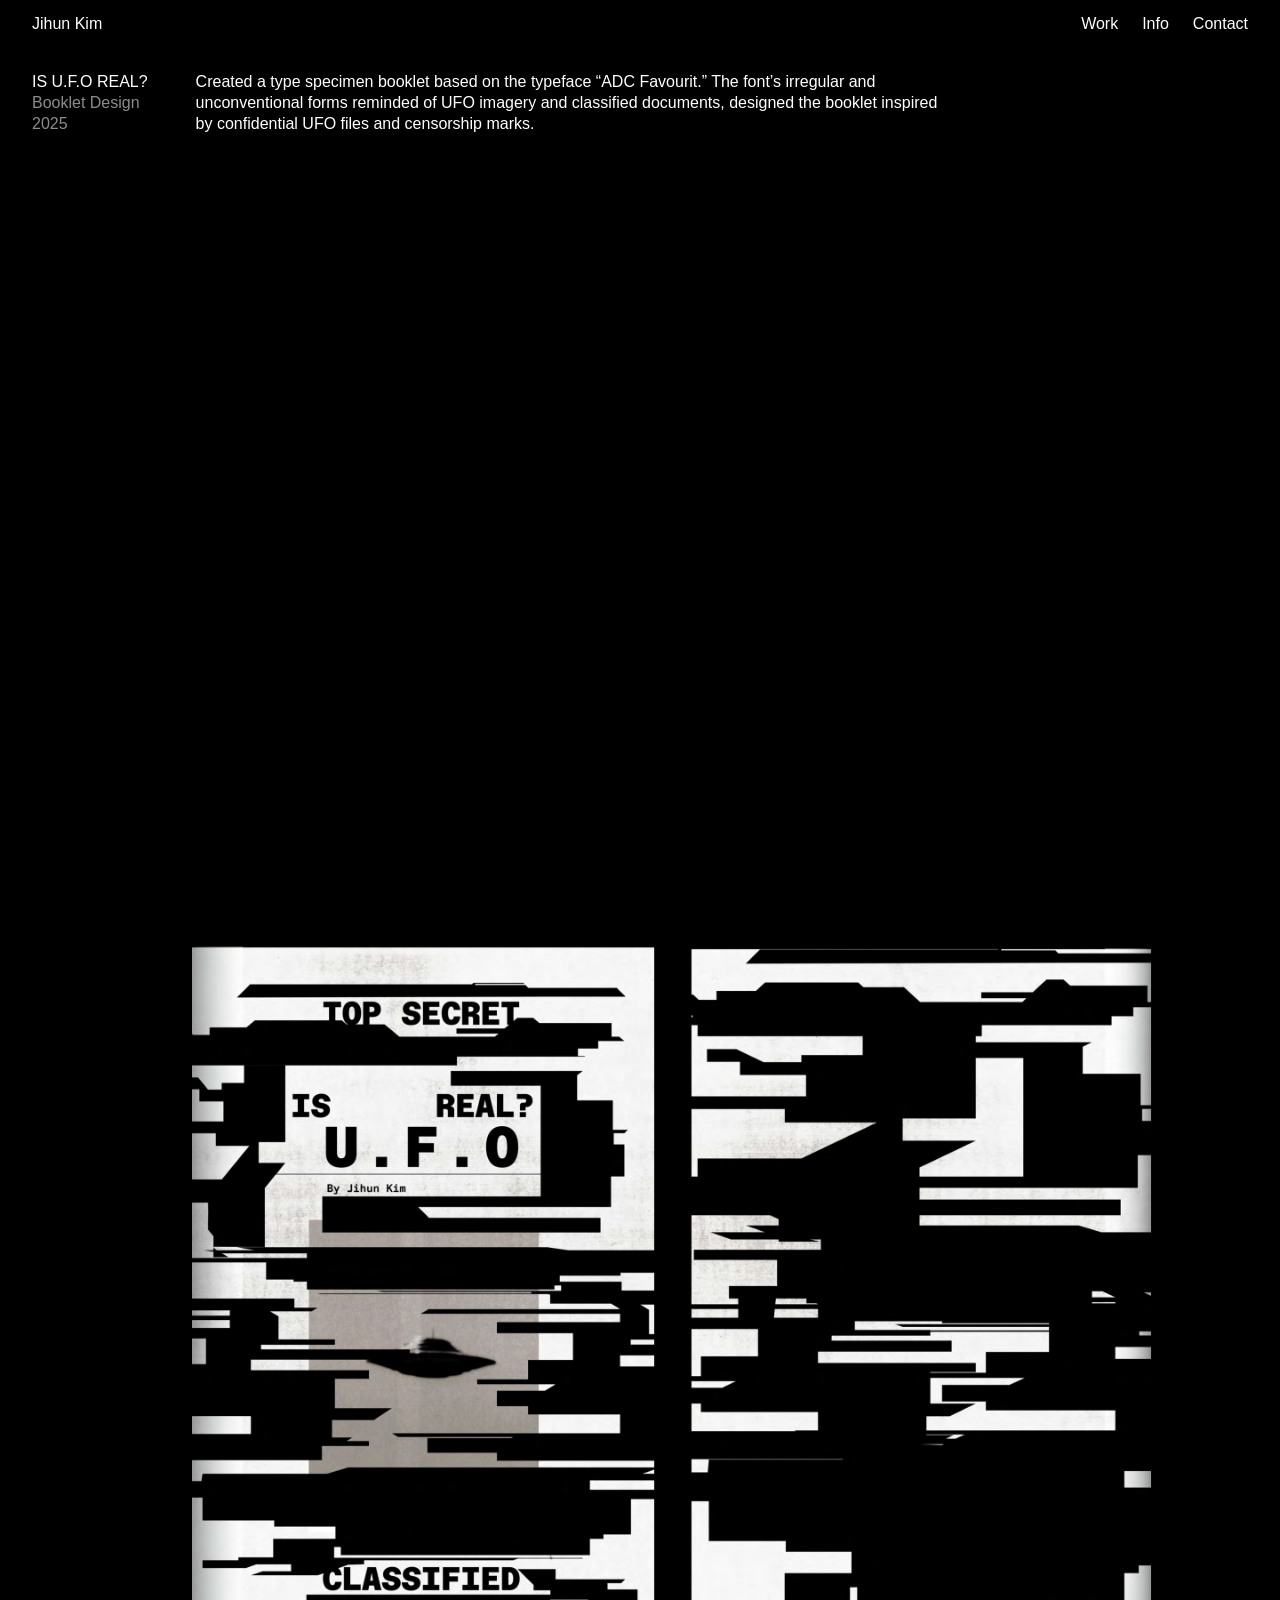
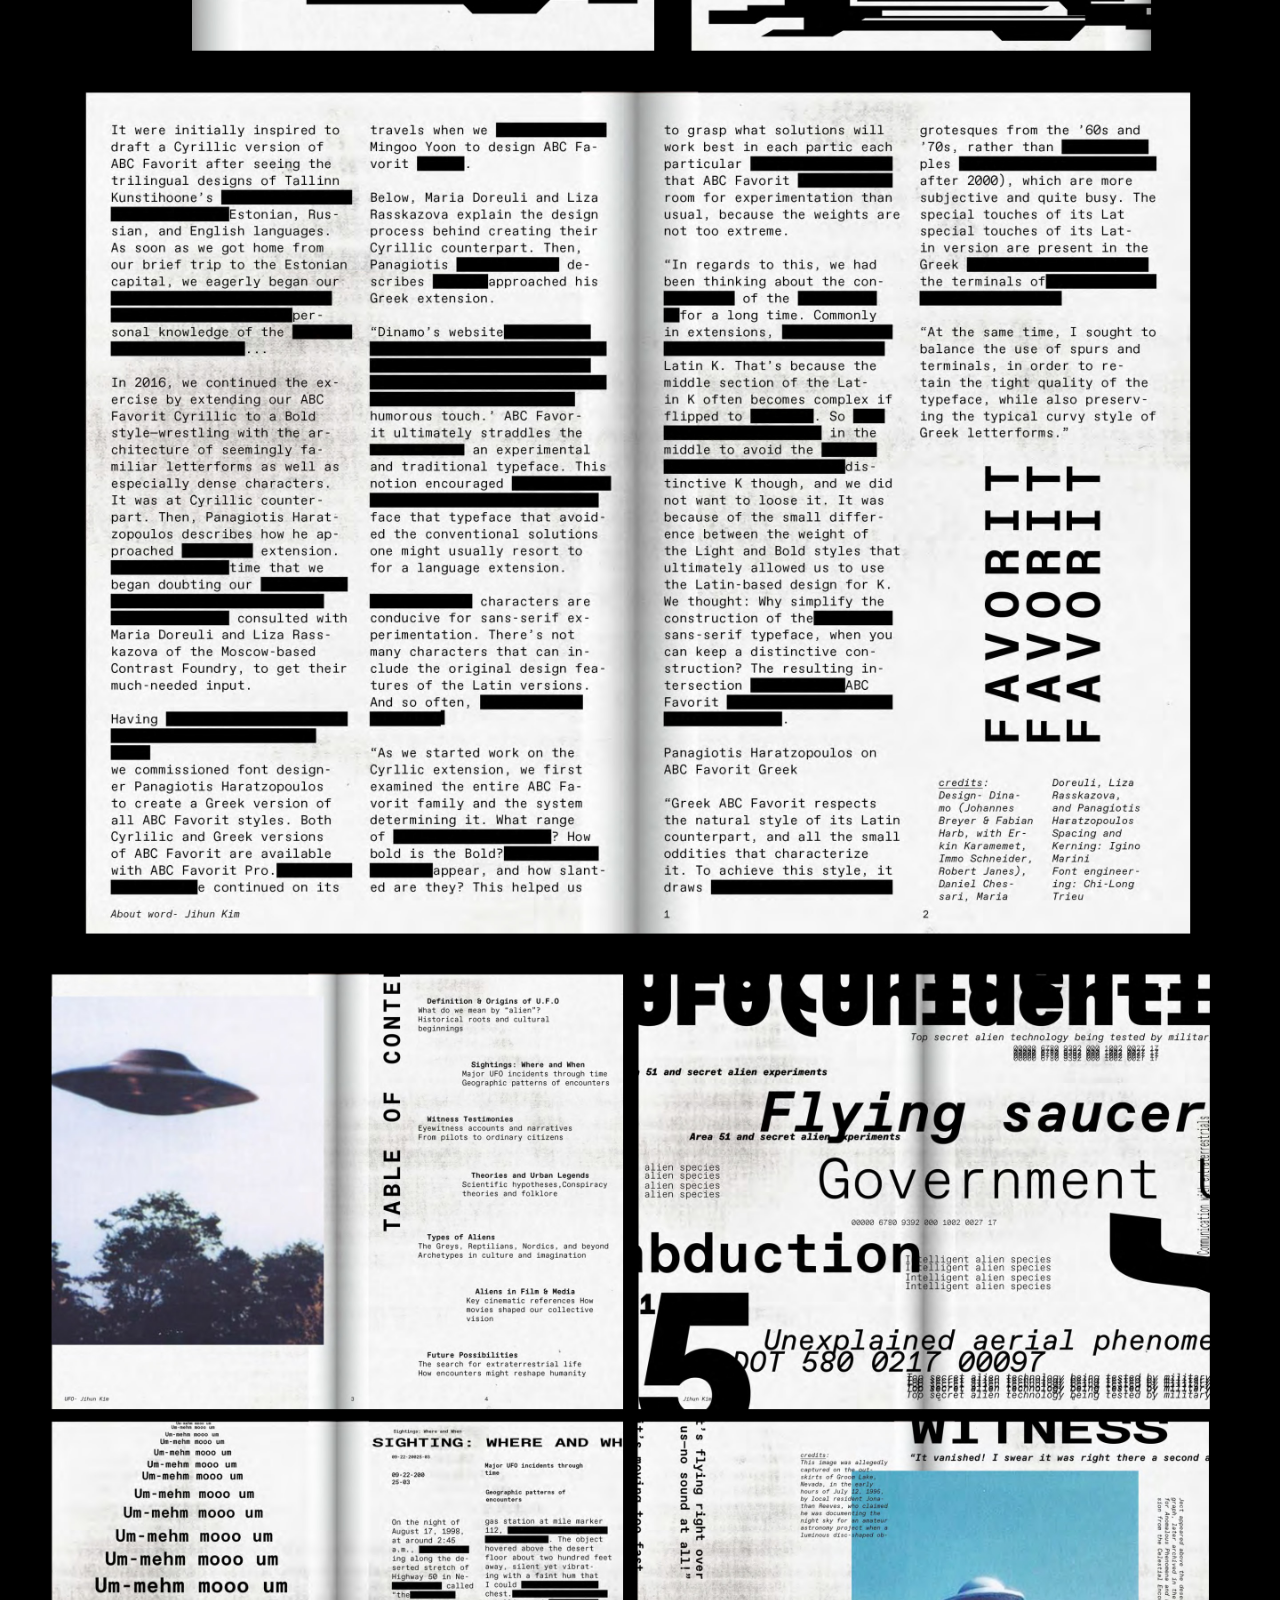
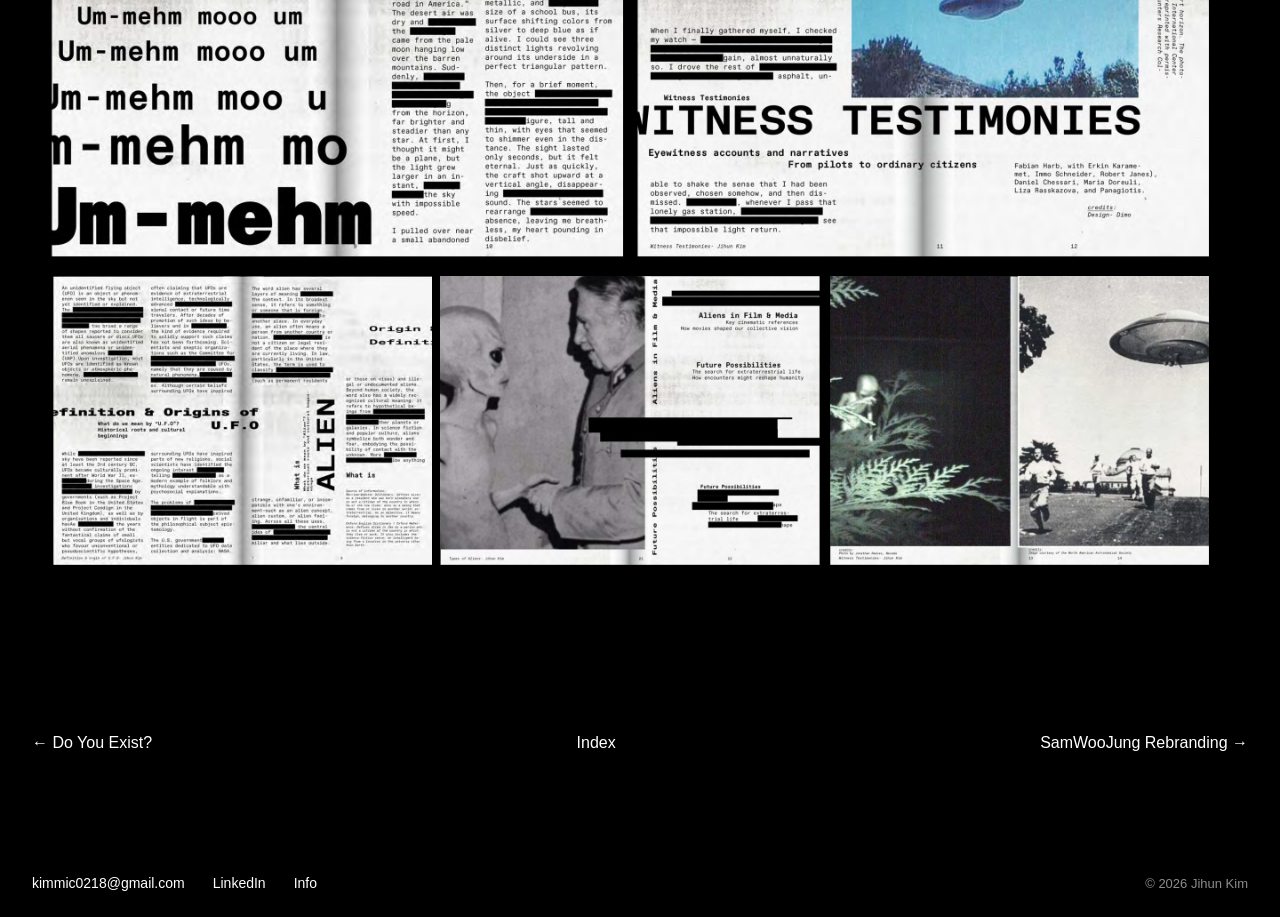
<file: projects/is-ufo-real.html>
<!doctype html>
<html lang="en">
<head>
<meta charset="utf-8">
<meta name="viewport" content="width=device-width, initial-scale=1">
<title>IS U.F.O REAL? — Jihun Kim</title>
<meta name="description" content="Created a type specimen booklet based on the typeface “ADC Favourit.” The font’ s irregular and unconventional forms reminded of UFO imagery and class">
<link rel="stylesheet" href="../style.css">
</head>
<body>
<header class="site-header">
  <a href="../index.html">Jihun Kim</a>
  <nav><a href="../index.html#work">Work</a><a href="../info.html">Info</a><a href="#contact">Contact</a></nav>
</header>
<section class="detail-head">
  <h1>IS U.F.O REAL?<br><span class="view">Booklet Design<br>2025</span></h1>
  <div class="desc"><p>Created a type specimen booklet based on the typeface “ADC Favourit.” The font’s irregular and unconventional forms reminded of UFO imagery and classified documents, designed the booklet inspired by confidential UFO files and censorship marks.</p></div>
</section>
<div class="lead"><video src="../images/is-ufo-real/book-video.mp4" muted loop playsinline autoplay preload="auto"></video></div>
<main class="slices">
  <img src="../images/is-ufo-real/detail-01.jpg" width="2880" height="2200" alt="" decoding="async">
  <img src="../images/is-ufo-real/detail-02.jpg" width="2880" height="2200" alt="" decoding="async">
  <img src="../images/is-ufo-real/detail-03.jpg" width="2880" height="2200" alt="" loading="lazy" decoding="async">
  <img src="../images/is-ufo-real/detail-04.jpg" width="2880" height="238" alt="" loading="lazy" decoding="async">
</main>
<nav class="pager">
  <a href="do-you-exist.html">← Do You Exist?</a>
  <a href="../index.html">Index</a>
  <a href="samwoojung.html">SamWooJung Rebranding →</a>
</nav>
<script>
/* play overlay videos only while they're on screen */
const vids = [...document.querySelectorAll('.overlay video, .lead video, .gvideo video')];
const io = new IntersectionObserver(es => es.forEach(e => e.isIntersecting ? e.target.play().catch(() => {}) : e.target.pause()), { threshold: 0.25 });
vids.forEach(v => io.observe(v));
/* browsers only allow sound after a click, so each video gets a toggle;
   turning one on mutes the others */
document.querySelectorAll('.overlay .sound, .gvideo .sound').forEach(btn => btn.addEventListener('click', () => {
  const v = btn.parentNode.querySelector('video'), on = v.muted;
  vids.forEach(o => { o.muted = true; });
  document.querySelectorAll('.overlay .sound, .gvideo .sound').forEach(b => { b.textContent = '[sound on]'; b.setAttribute('aria-pressed', 'false'); });
  if (on) { v.muted = false; v.play().catch(() => {}); btn.textContent = '[sound off]'; btn.setAttribute('aria-pressed', 'true'); }
}));
</script>
<footer class="footer" id="contact">
  <span class="links"><a href="mailto:kimmic0218@gmail.com">kimmic0218@gmail.com</a>
      <a href="https://www.linkedin.com/in/jihun-kim-4a79a1389" target="_blank" rel="noopener">LinkedIn</a>
      <a href="../info.html">Info</a></span>
  <small>© 2026 Jihun Kim</small>
</footer>
</body>
</html>
</file>
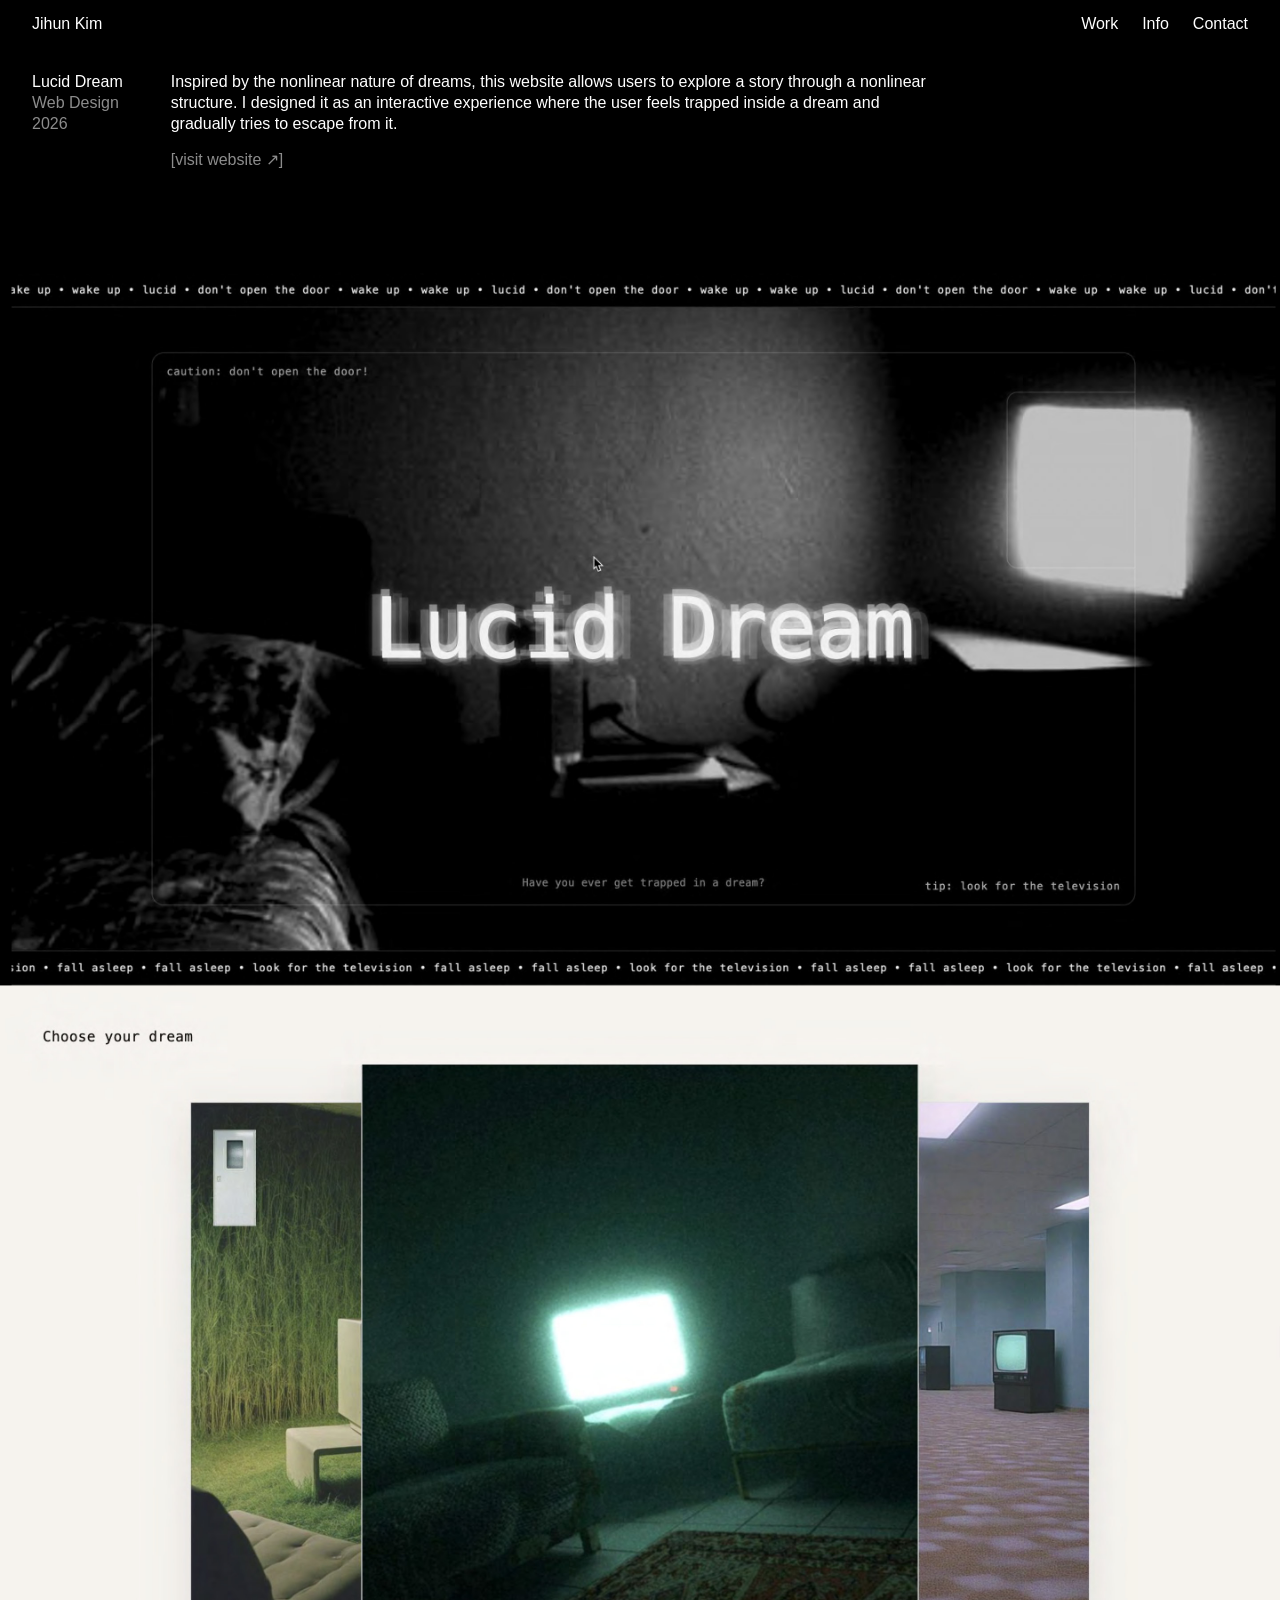
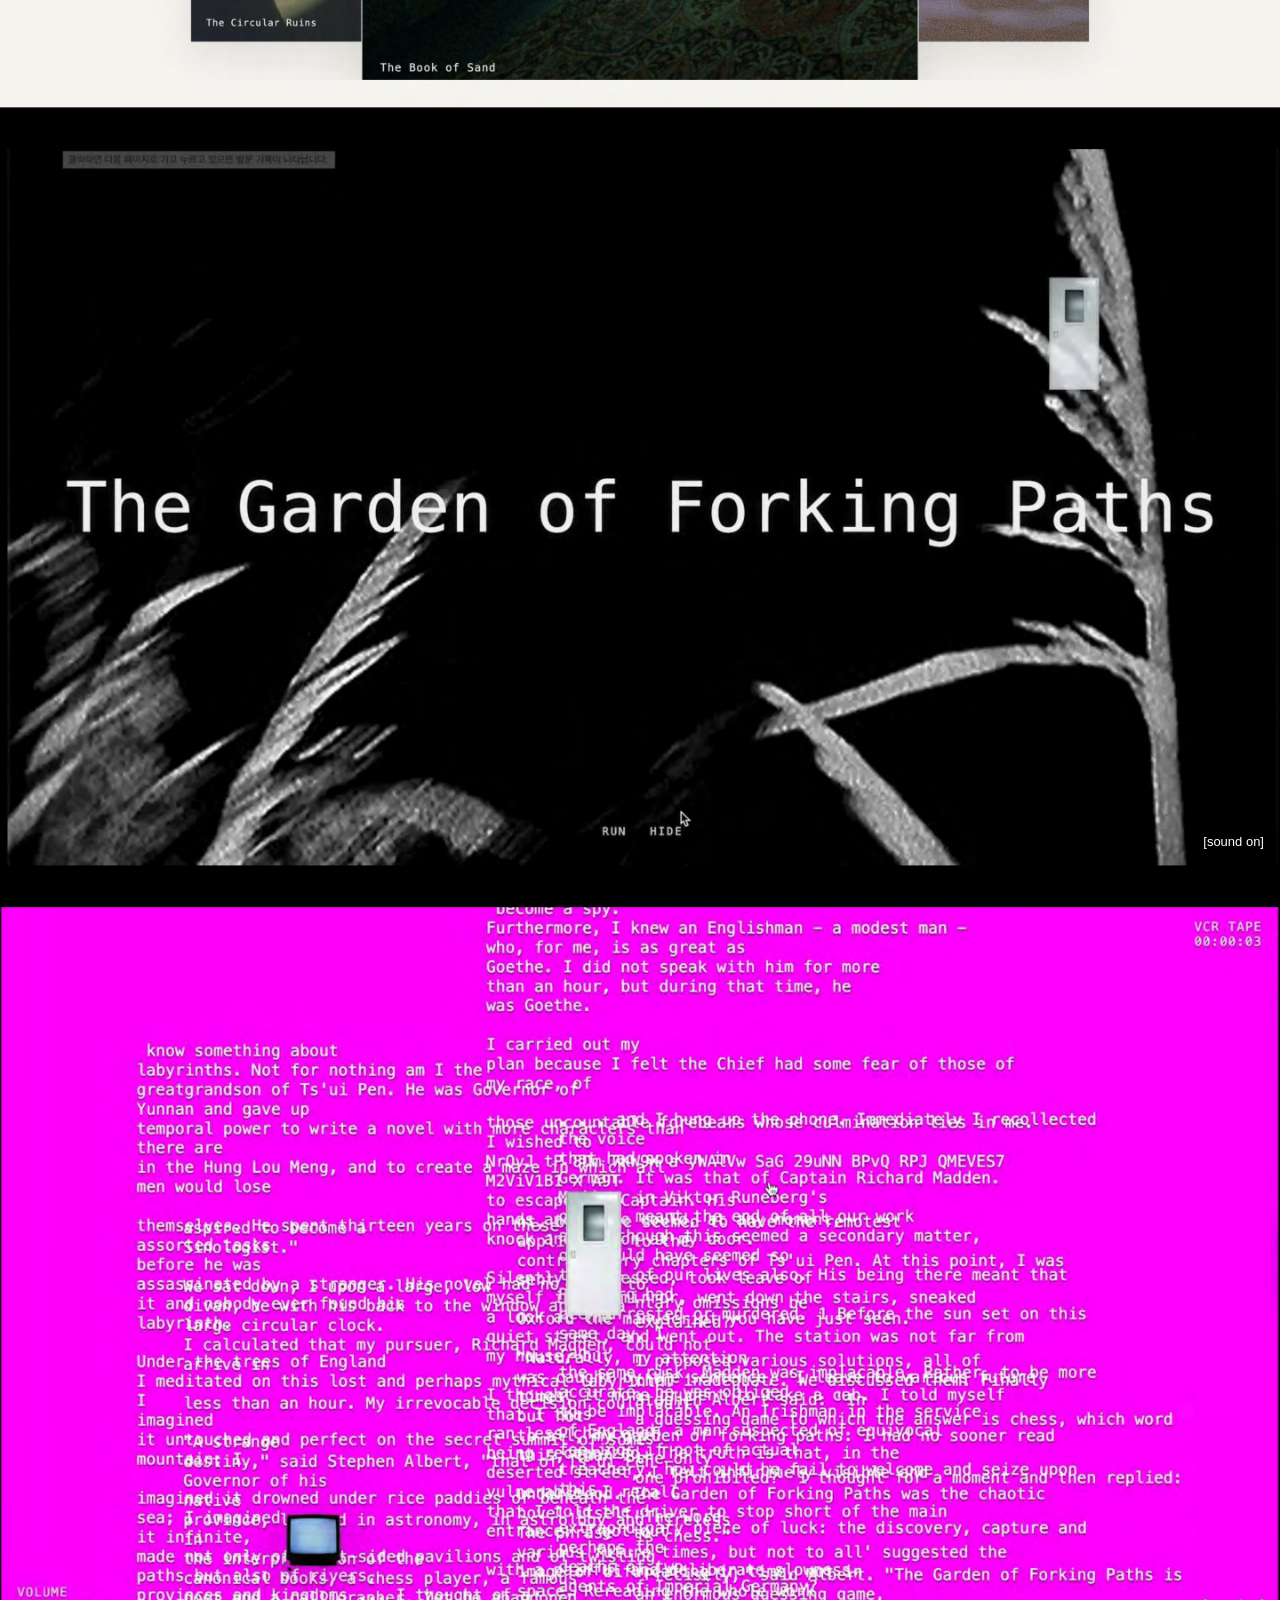
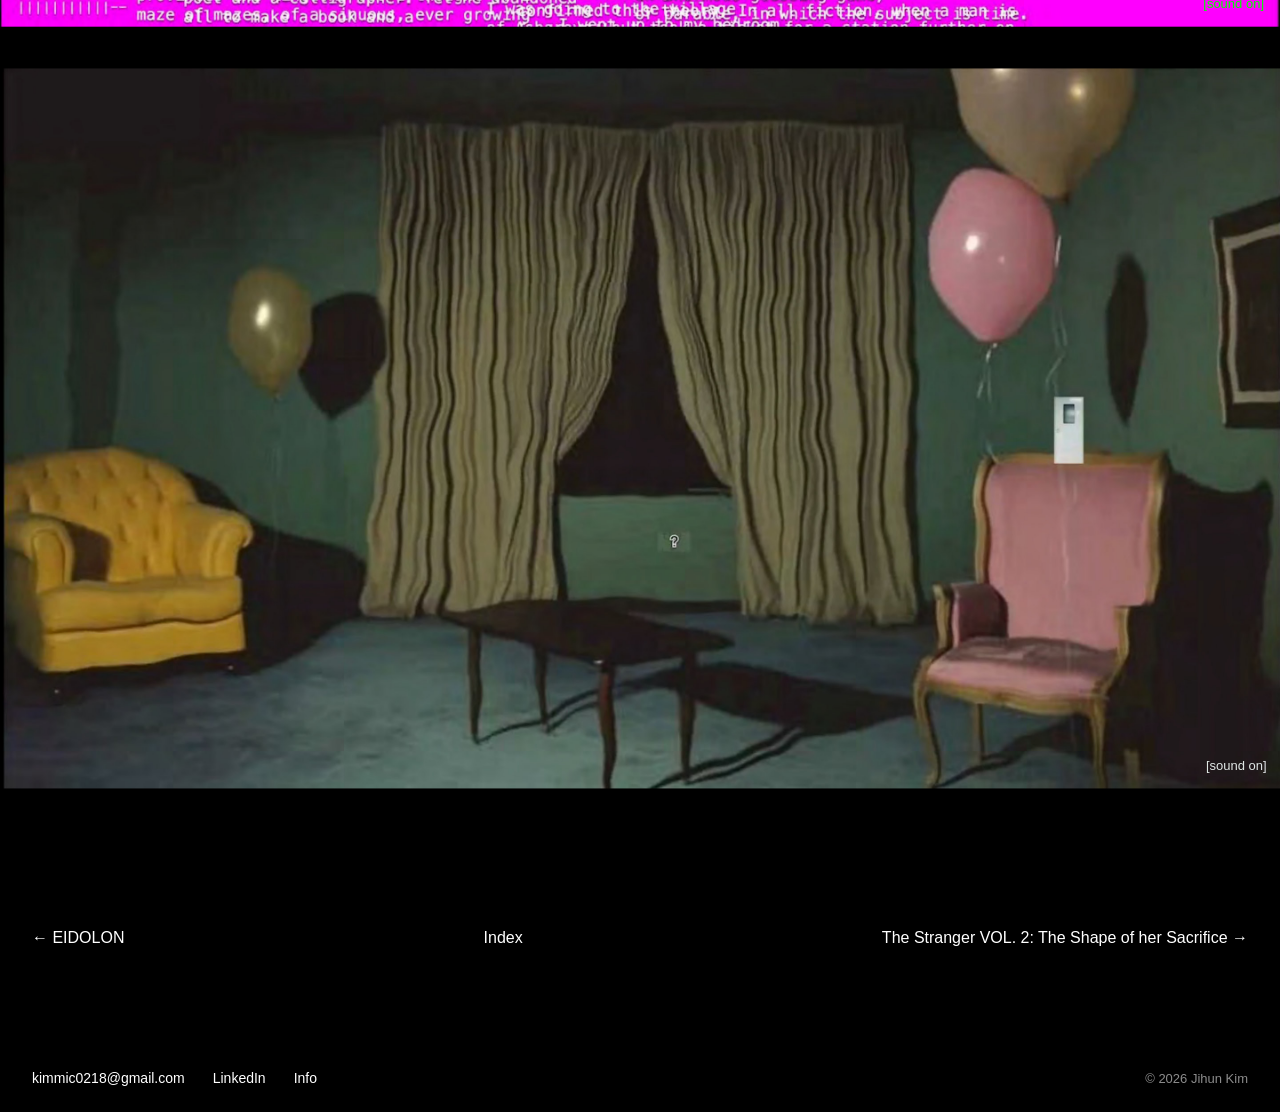
<file: projects/lucid-dream.html>
<!doctype html>
<html lang="en">
<head>
<meta charset="utf-8">
<meta name="viewport" content="width=device-width, initial-scale=1">
<title>Lucid Dream — Jihun Kim</title>
<meta name="description" content="Inspired by the nonlinear nature of dreams, this website allows users to explore a story through a nonlinear structure. I designed it as an interactiv">
<link rel="stylesheet" href="../style.css">
</head>
<body>
<header class="site-header">
  <a href="../index.html">Jihun Kim</a>
  <nav><a href="../index.html#work">Work</a><a href="../info.html">Info</a><a href="#contact">Contact</a></nav>
</header>
<section class="detail-head">
  <h1>Lucid Dream<br><span class="view">Web Design<br>2026</span></h1>
  <div class="desc"><p>Inspired by the nonlinear nature of dreams, this website allows users to explore a story through a nonlinear structure. I designed it as an interactive experience where the user feels trapped inside a dream and gradually tries to escape from it.</p><p><a class="view" href="https://jihunkim1945.github.io/jihunkim1945.github.io-core-interaction_project1/index.html" target="_blank" rel="noopener">[visit website ↗]</a></p></div>
</section>
<main class="slices">
  <img src="../images/lucid-dream/detail-01.jpg" width="2880" height="2200" alt="" decoding="async">
  <img src="../images/lucid-dream/detail-02.jpg" width="2880" height="2200" alt="" decoding="async">
  <img src="../images/lucid-dream/detail-03.jpg" width="2880" height="2200" alt="" loading="lazy" decoding="async">
  <img src="../images/lucid-dream/detail-04.jpg" width="2880" height="2034" alt="" loading="lazy" decoding="async">
  <div class="overlay" style="left:0.9028%;width:98.7500%;top:1.6215%;height:18.5546%"><video src="../images/lucid-dream/detail-video.mp4" muted loop playsinline preload="metadata"></video></div>
  <div class="overlay" style="left:0.4861%;width:99.5139%;top:40.0741%;height:18.6704%"><video src="../images/lucid-dream/detail-video-2.mp4" muted loop playsinline preload="metadata"></video><button class="sound" type="button" aria-pressed="false">[sound on]</button></div>
  <div class="overlay" style="left:0.0000%;width:100.0000%;top:59.8332%;height:18.7630%"><video src="../images/lucid-dream/detail-video-3.mp4" muted loop playsinline preload="metadata"></video><button class="sound" type="button" aria-pressed="false">[sound on]</button></div>
  <div class="overlay" style="left:0.2083%;width:100.0000%;top:79.6850%;height:18.7630%"><video src="../images/lucid-dream/detail-video-4.mp4" muted loop playsinline preload="metadata"></video><button class="sound" type="button" aria-pressed="false">[sound on]</button></div>
</main>
<nav class="pager">
  <a href="eidolon.html">← EIDOLON</a>
  <a href="../index.html">Index</a>
  <a href="the-stranger.html">The Stranger VOL. 2: The Shape of her Sacrifice →</a>
</nav>
<script>
/* play overlay videos only while they're on screen */
const vids = [...document.querySelectorAll('.overlay video, .lead video, .gvideo video')];
const io = new IntersectionObserver(es => es.forEach(e => e.isIntersecting ? e.target.play().catch(() => {}) : e.target.pause()), { threshold: 0.25 });
vids.forEach(v => io.observe(v));
/* browsers only allow sound after a click, so each video gets a toggle;
   turning one on mutes the others */
document.querySelectorAll('.overlay .sound, .gvideo .sound').forEach(btn => btn.addEventListener('click', () => {
  const v = btn.parentNode.querySelector('video'), on = v.muted;
  vids.forEach(o => { o.muted = true; });
  document.querySelectorAll('.overlay .sound, .gvideo .sound').forEach(b => { b.textContent = '[sound on]'; b.setAttribute('aria-pressed', 'false'); });
  if (on) { v.muted = false; v.play().catch(() => {}); btn.textContent = '[sound off]'; btn.setAttribute('aria-pressed', 'true'); }
}));
</script>
<footer class="footer" id="contact">
  <span class="links"><a href="mailto:kimmic0218@gmail.com">kimmic0218@gmail.com</a>
      <a href="https://www.linkedin.com/in/jihun-kim-4a79a1389" target="_blank" rel="noopener">LinkedIn</a>
      <a href="../info.html">Info</a></span>
  <small>© 2026 Jihun Kim</small>
</footer>
</body>
</html>
</file>
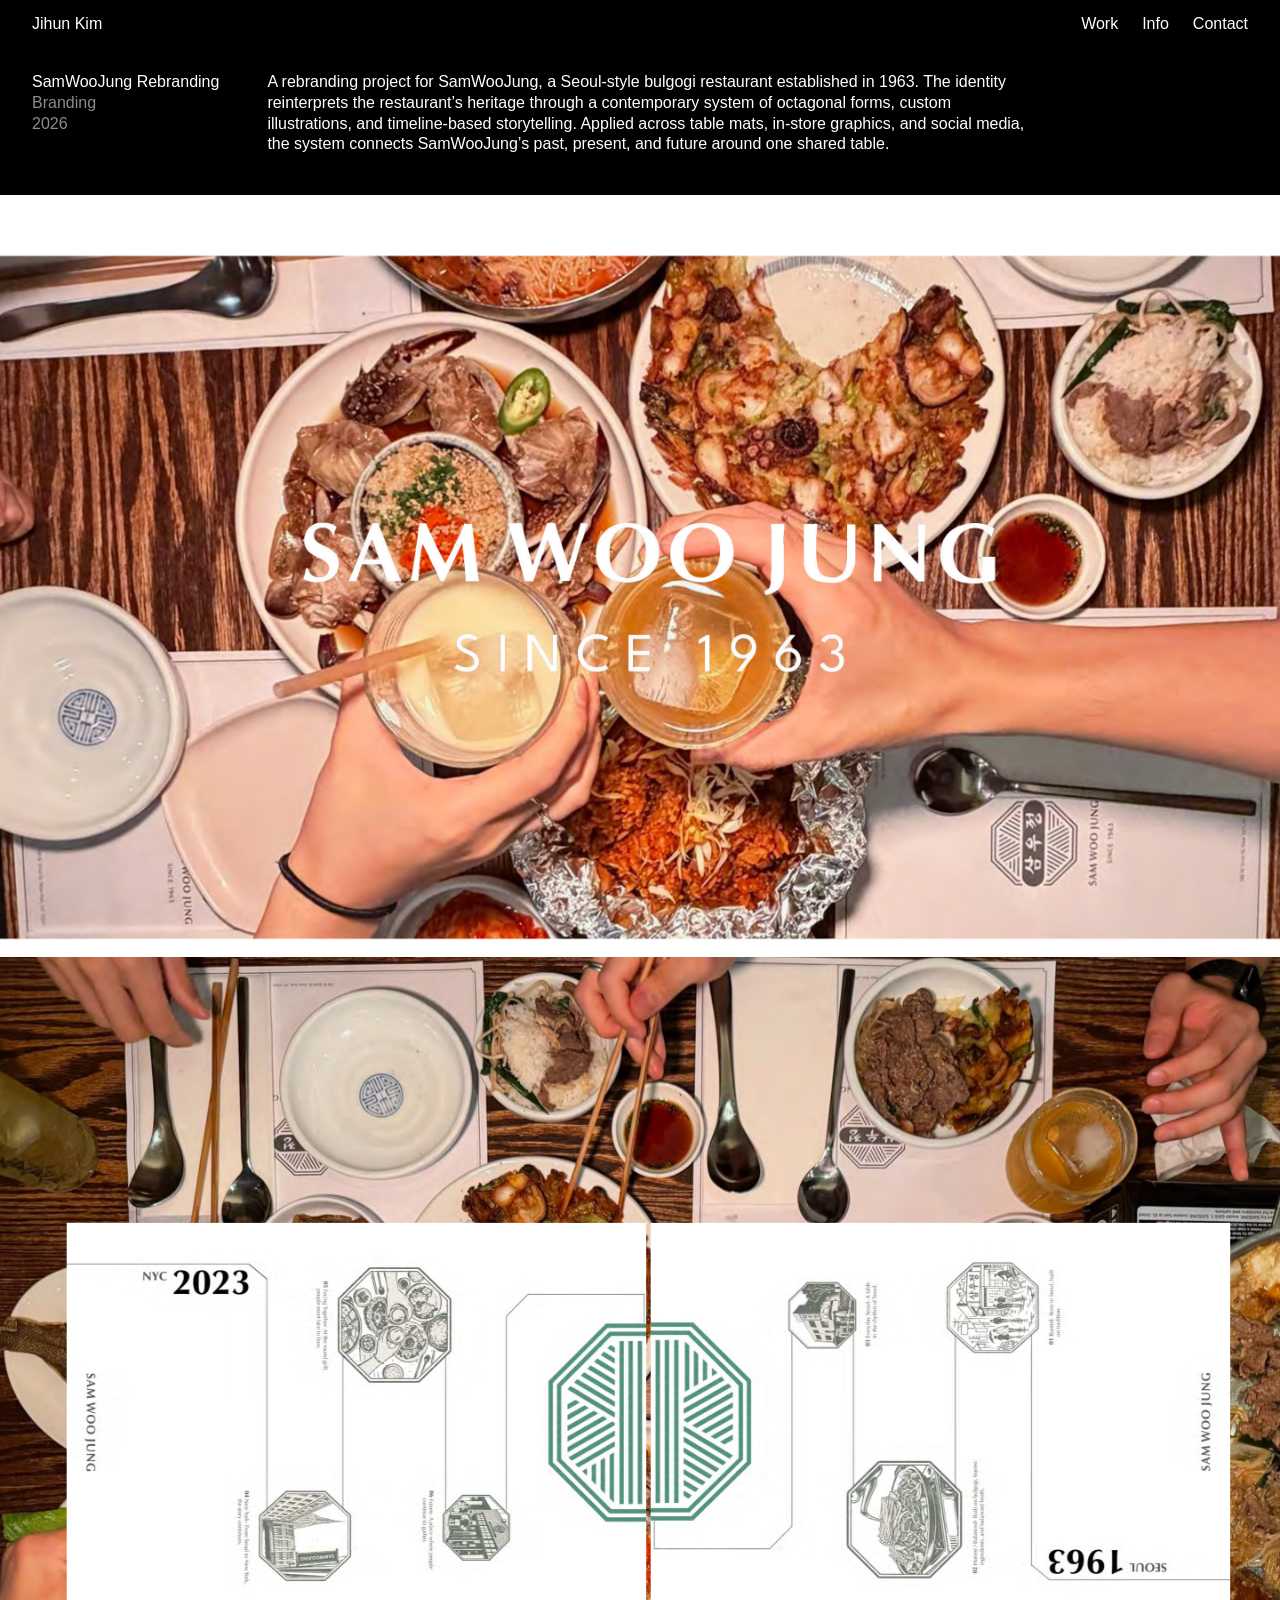
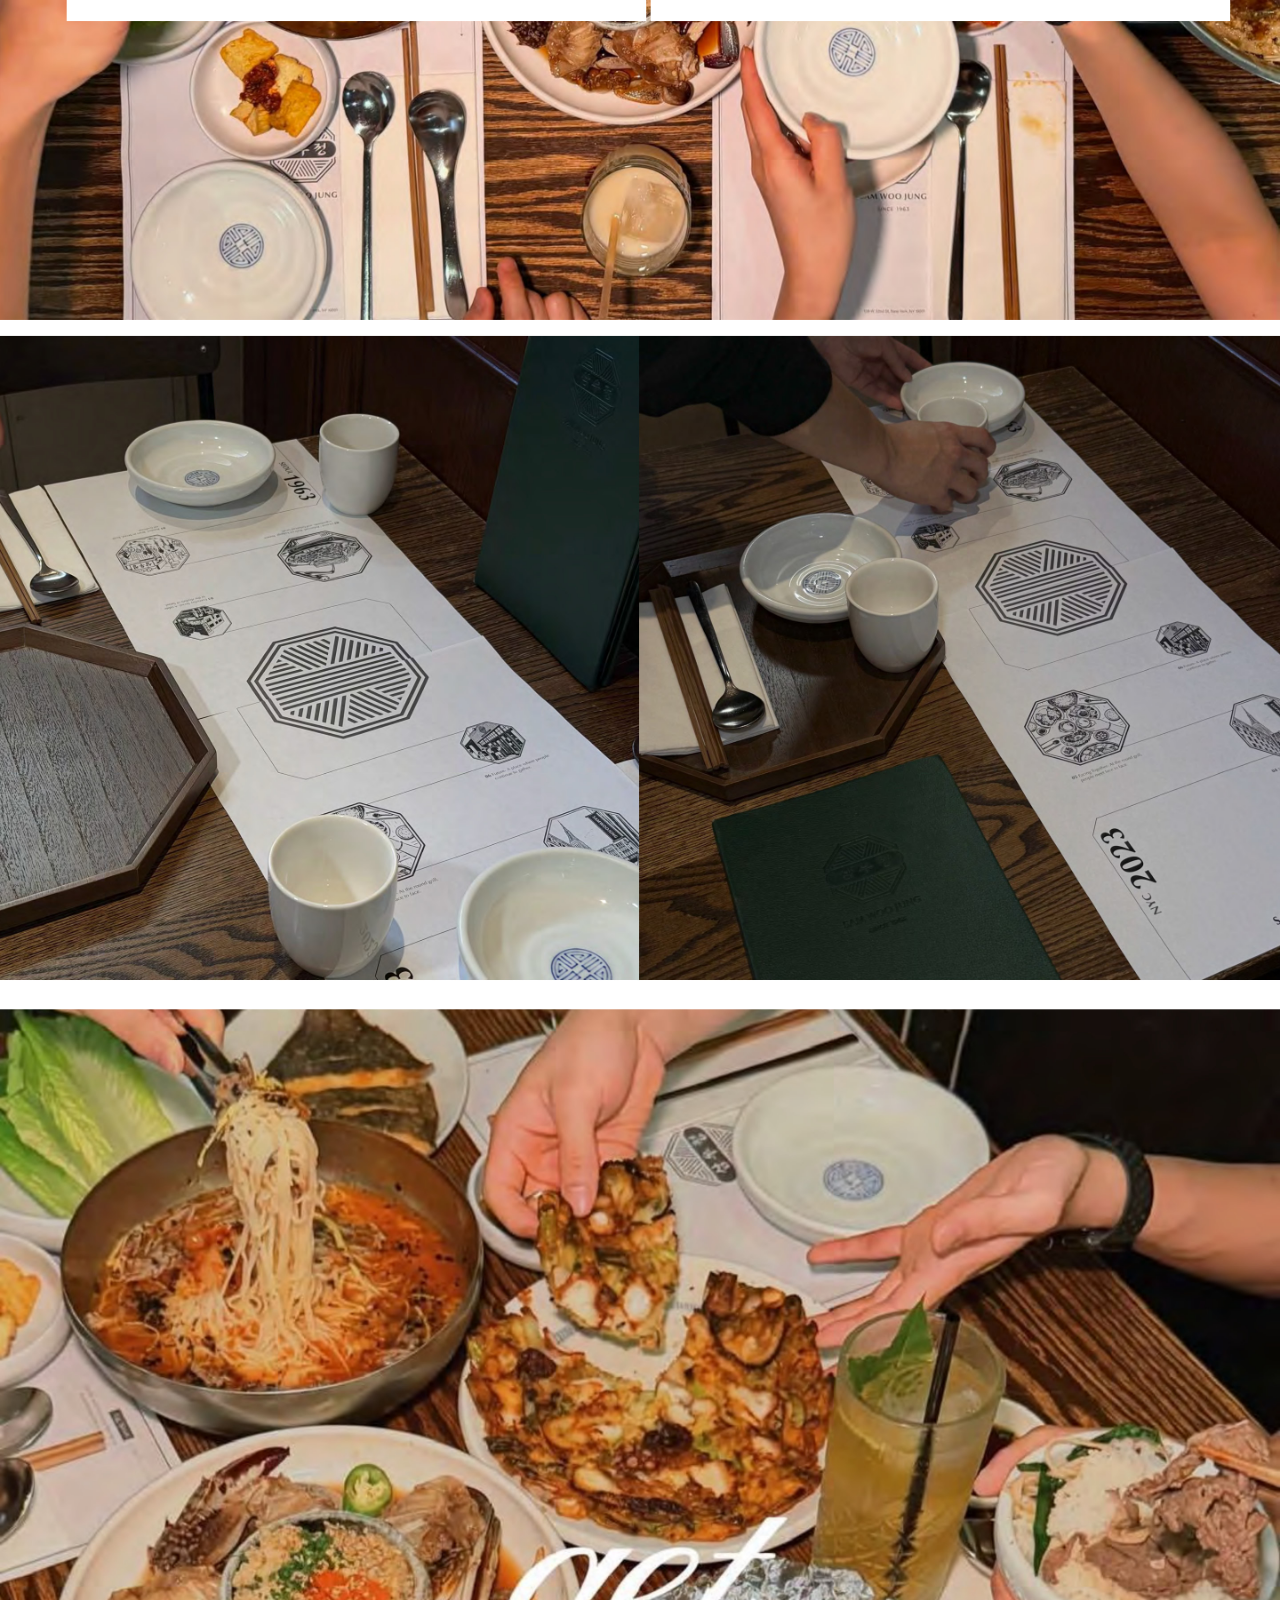
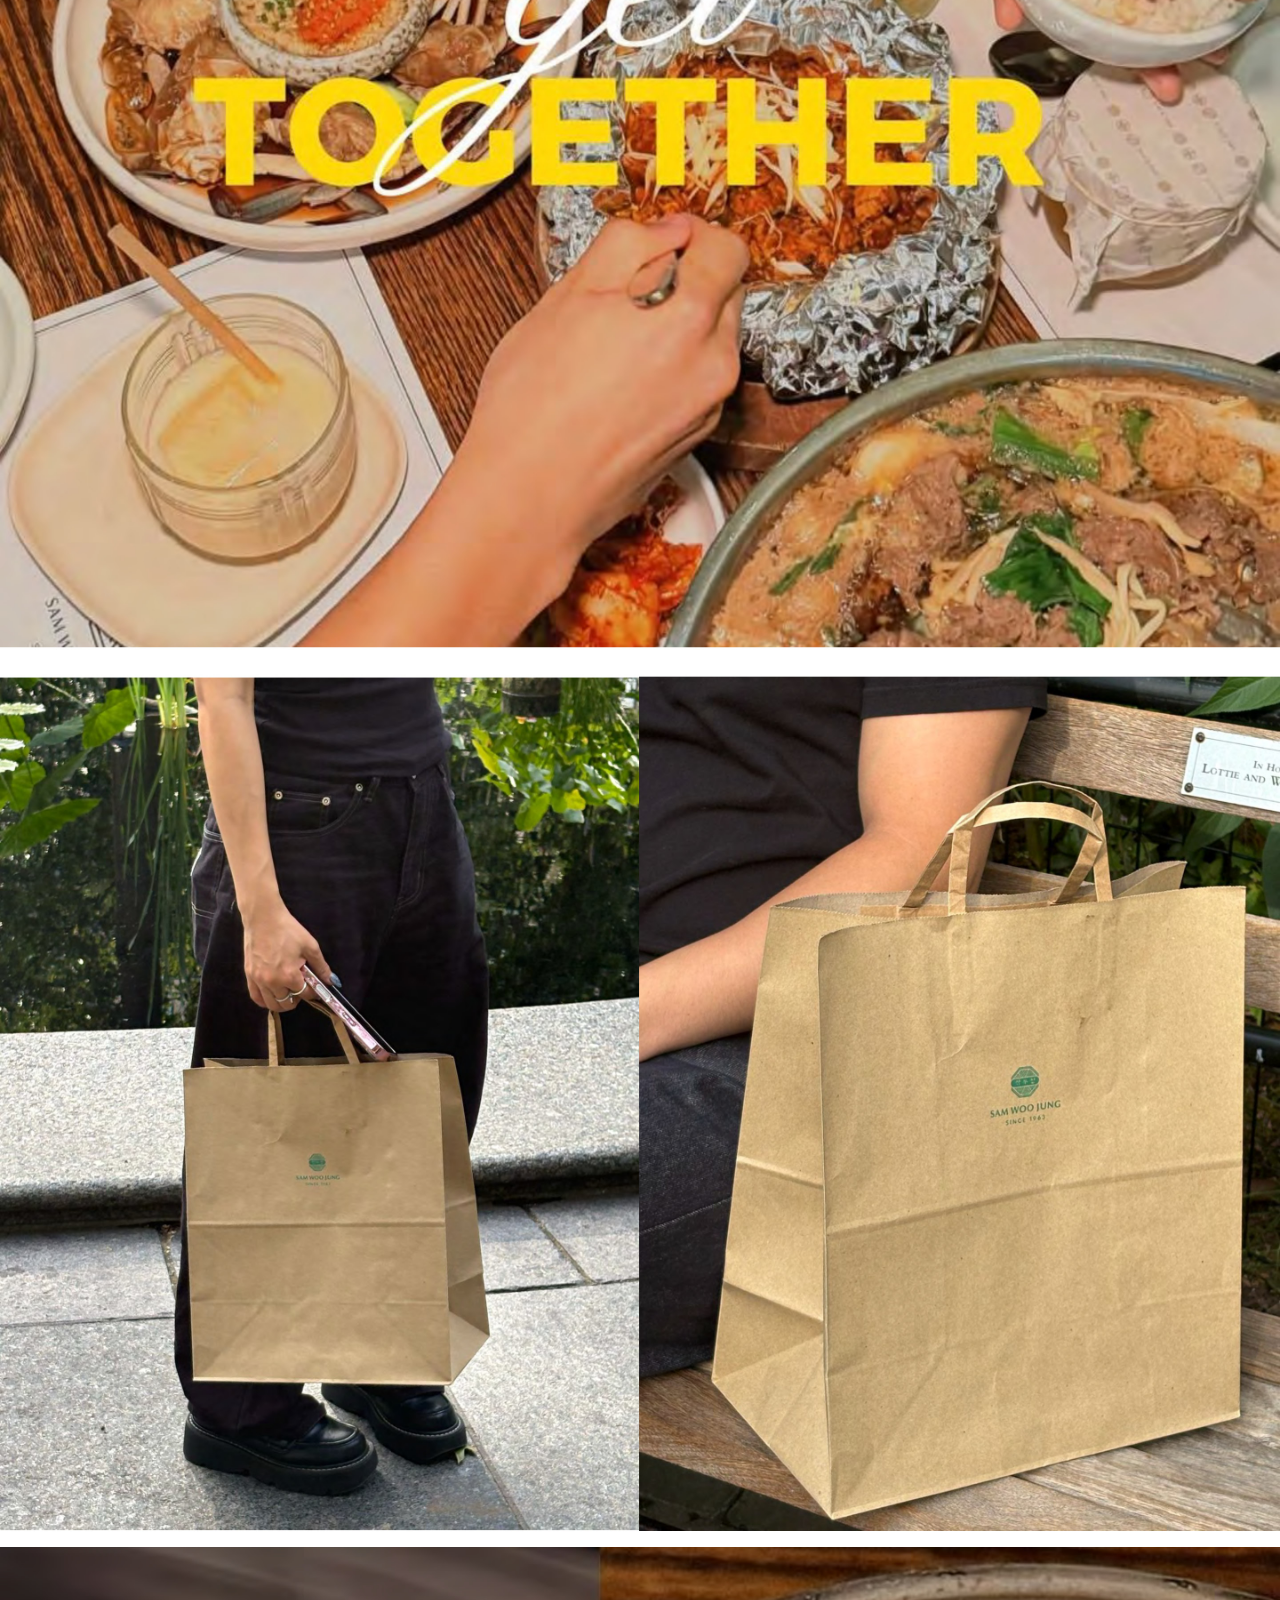
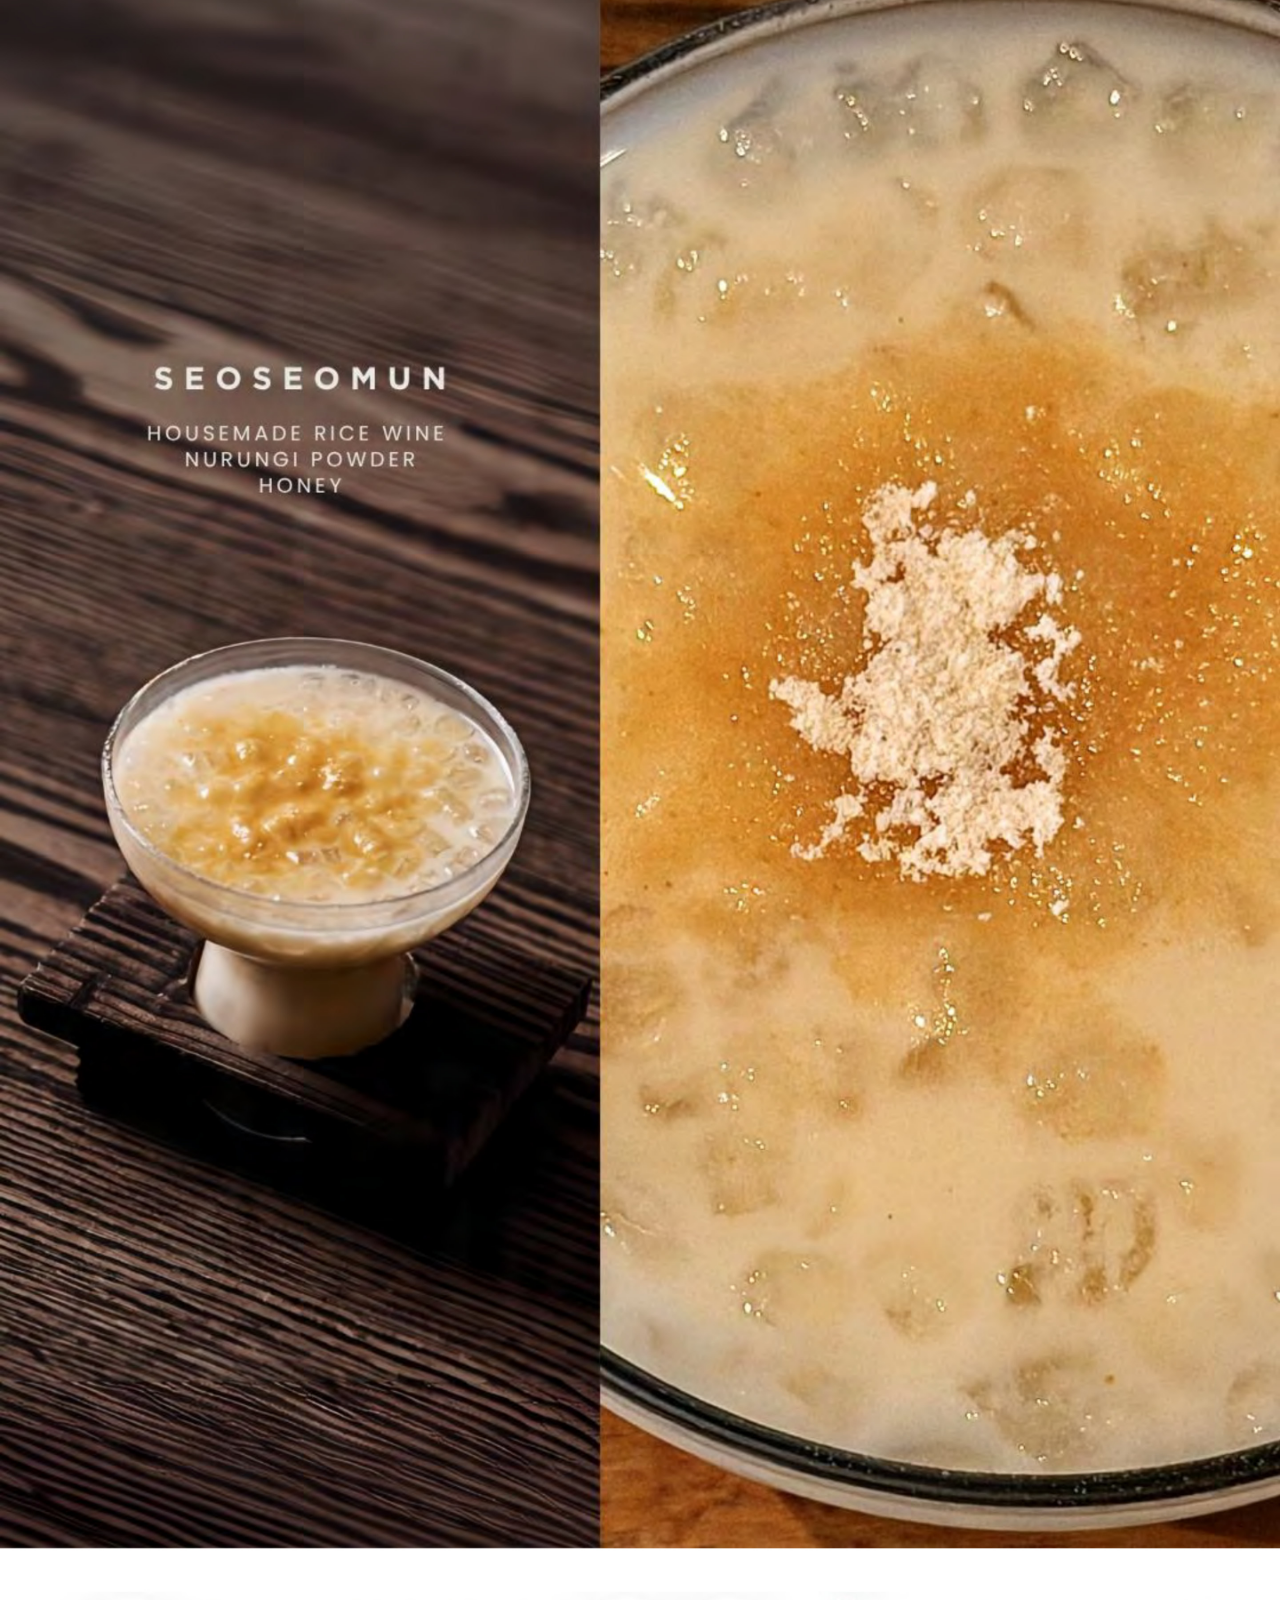
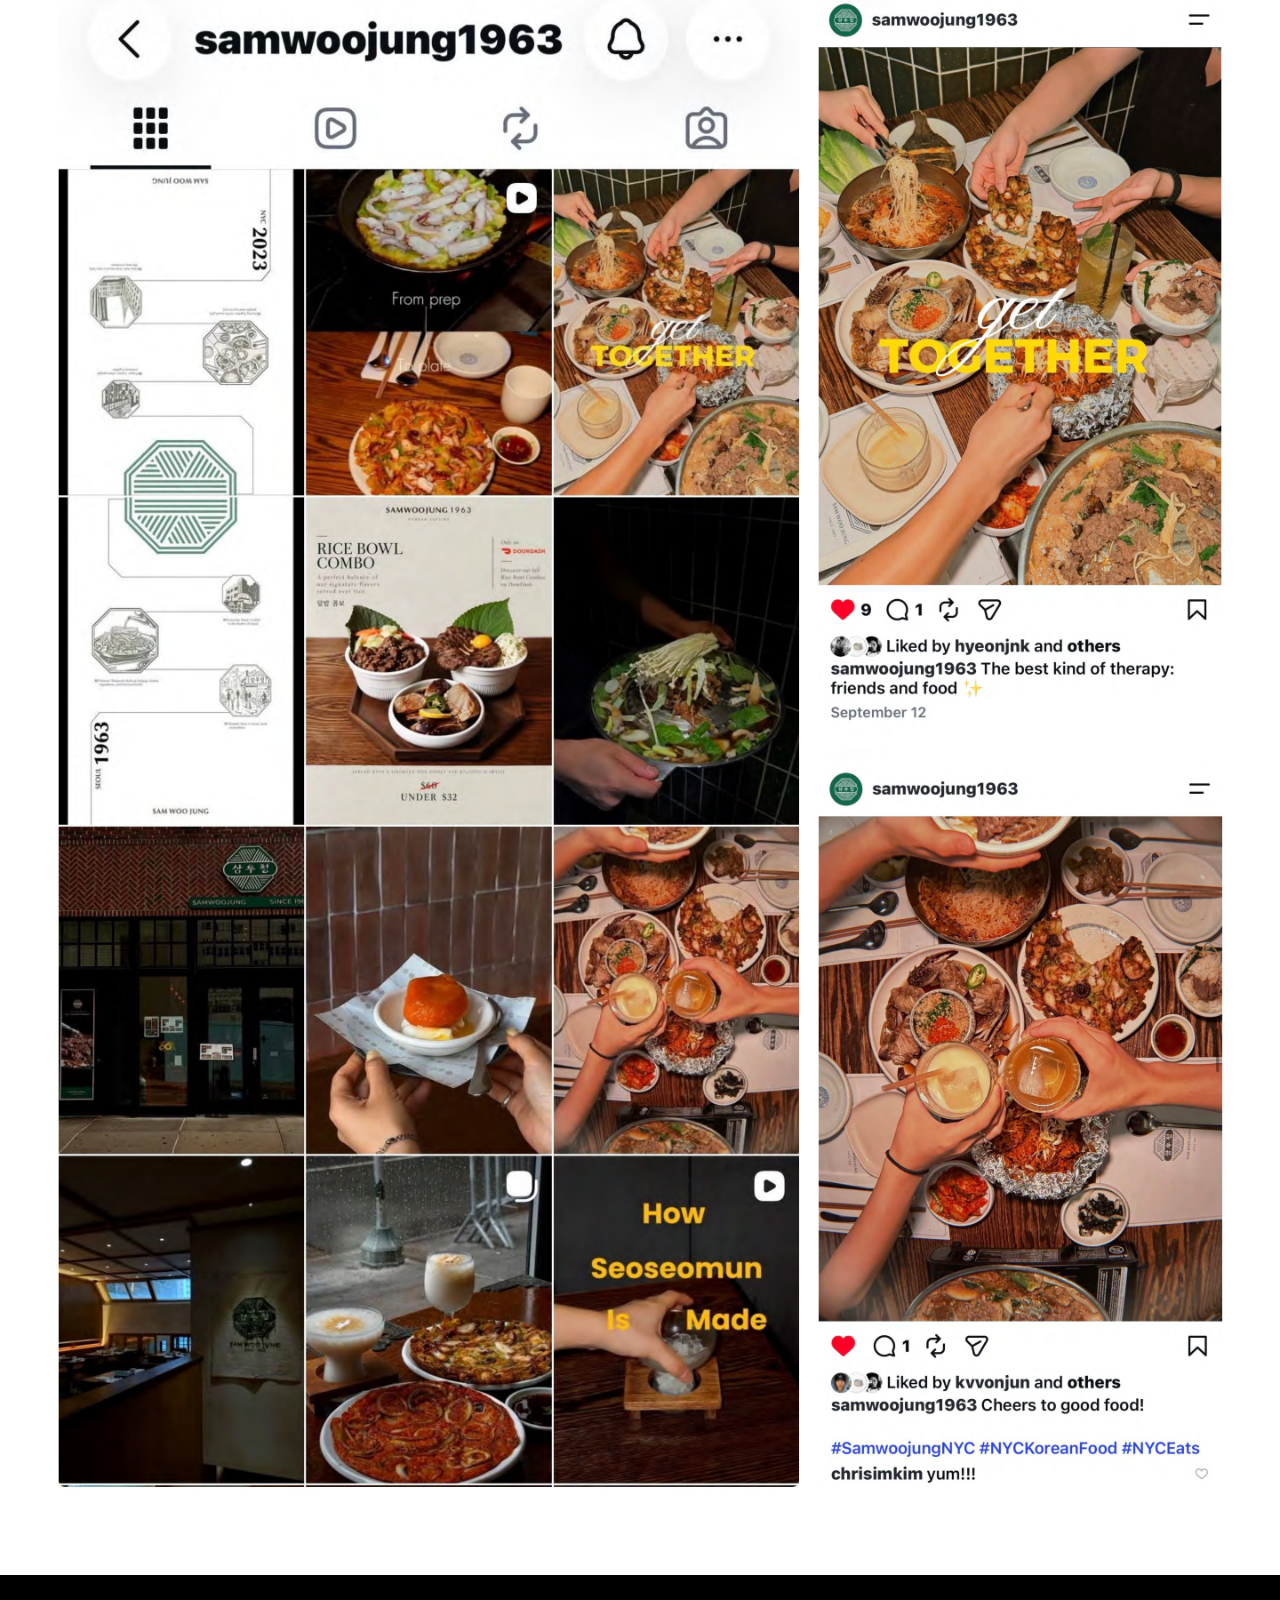
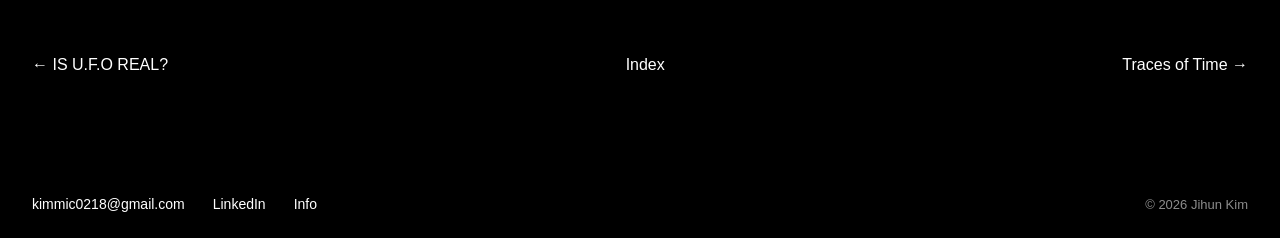
<file: projects/samwoojung.html>
<!doctype html>
<html lang="en">
<head>
<meta charset="utf-8">
<meta name="viewport" content="width=device-width, initial-scale=1">
<title>SamWooJung Rebranding — Jihun Kim</title>
<meta name="description" content="A rebranding project for SamWooJung, a Seoul-style bulgogi restaurant established in 1963. The identity reinterprets the restaurant’s heritage through">
<link rel="stylesheet" href="../style.css">
</head>
<body>
<header class="site-header">
  <a href="../index.html">Jihun Kim</a>
  <nav><a href="../index.html#work">Work</a><a href="../info.html">Info</a><a href="#contact">Contact</a></nav>
</header>
<section class="detail-head">
  <h1>SamWooJung Rebranding<br><span class="view">Branding<br>2026</span></h1>
  <div class="desc"><p>A rebranding project for SamWooJung, a Seoul-style bulgogi restaurant established in 1963. The identity reinterprets the restaurant’s heritage through a contemporary system of octagonal forms, custom illustrations, and timeline-based storytelling. Applied across table mats, in-store graphics, and social media, the system connects SamWooJung’s past, present, and future around one shared table.</p></div>
</section>
<main class="slices">
  <img src="../images/samwoojung/detail-01.jpg" width="2880" height="2200" alt="" decoding="async">
  <img src="../images/samwoojung/detail-02.jpg" width="2880" height="2200" alt="" decoding="async">
  <img src="../images/samwoojung/detail-03.jpg" width="2880" height="2200" alt="" loading="lazy" decoding="async">
  <img src="../images/samwoojung/detail-04.jpg" width="2880" height="2200" alt="" loading="lazy" decoding="async">
  <img src="../images/samwoojung/detail-05.jpg" width="2880" height="2200" alt="" loading="lazy" decoding="async">
  <img src="../images/samwoojung/detail-06.jpg" width="2880" height="2200" alt="" loading="lazy" decoding="async">
  <img src="../images/samwoojung/detail-07.jpg" width="2880" height="2200" alt="" loading="lazy" decoding="async">
  <img src="../images/samwoojung/detail-08.jpg" width="2880" height="2104" alt="" loading="lazy" decoding="async">
</main>
<nav class="pager">
  <a href="is-ufo-real.html">← IS U.F.O REAL?</a>
  <a href="../index.html">Index</a>
  <a href="traces-of-time.html">Traces of Time →</a>
</nav>
<footer class="footer" id="contact">
  <span class="links"><a href="mailto:kimmic0218@gmail.com">kimmic0218@gmail.com</a>
      <a href="https://www.linkedin.com/in/jihun-kim-4a79a1389" target="_blank" rel="noopener">LinkedIn</a>
      <a href="../info.html">Info</a></span>
  <small>© 2026 Jihun Kim</small>
</footer>
</body>
</html>
</file>
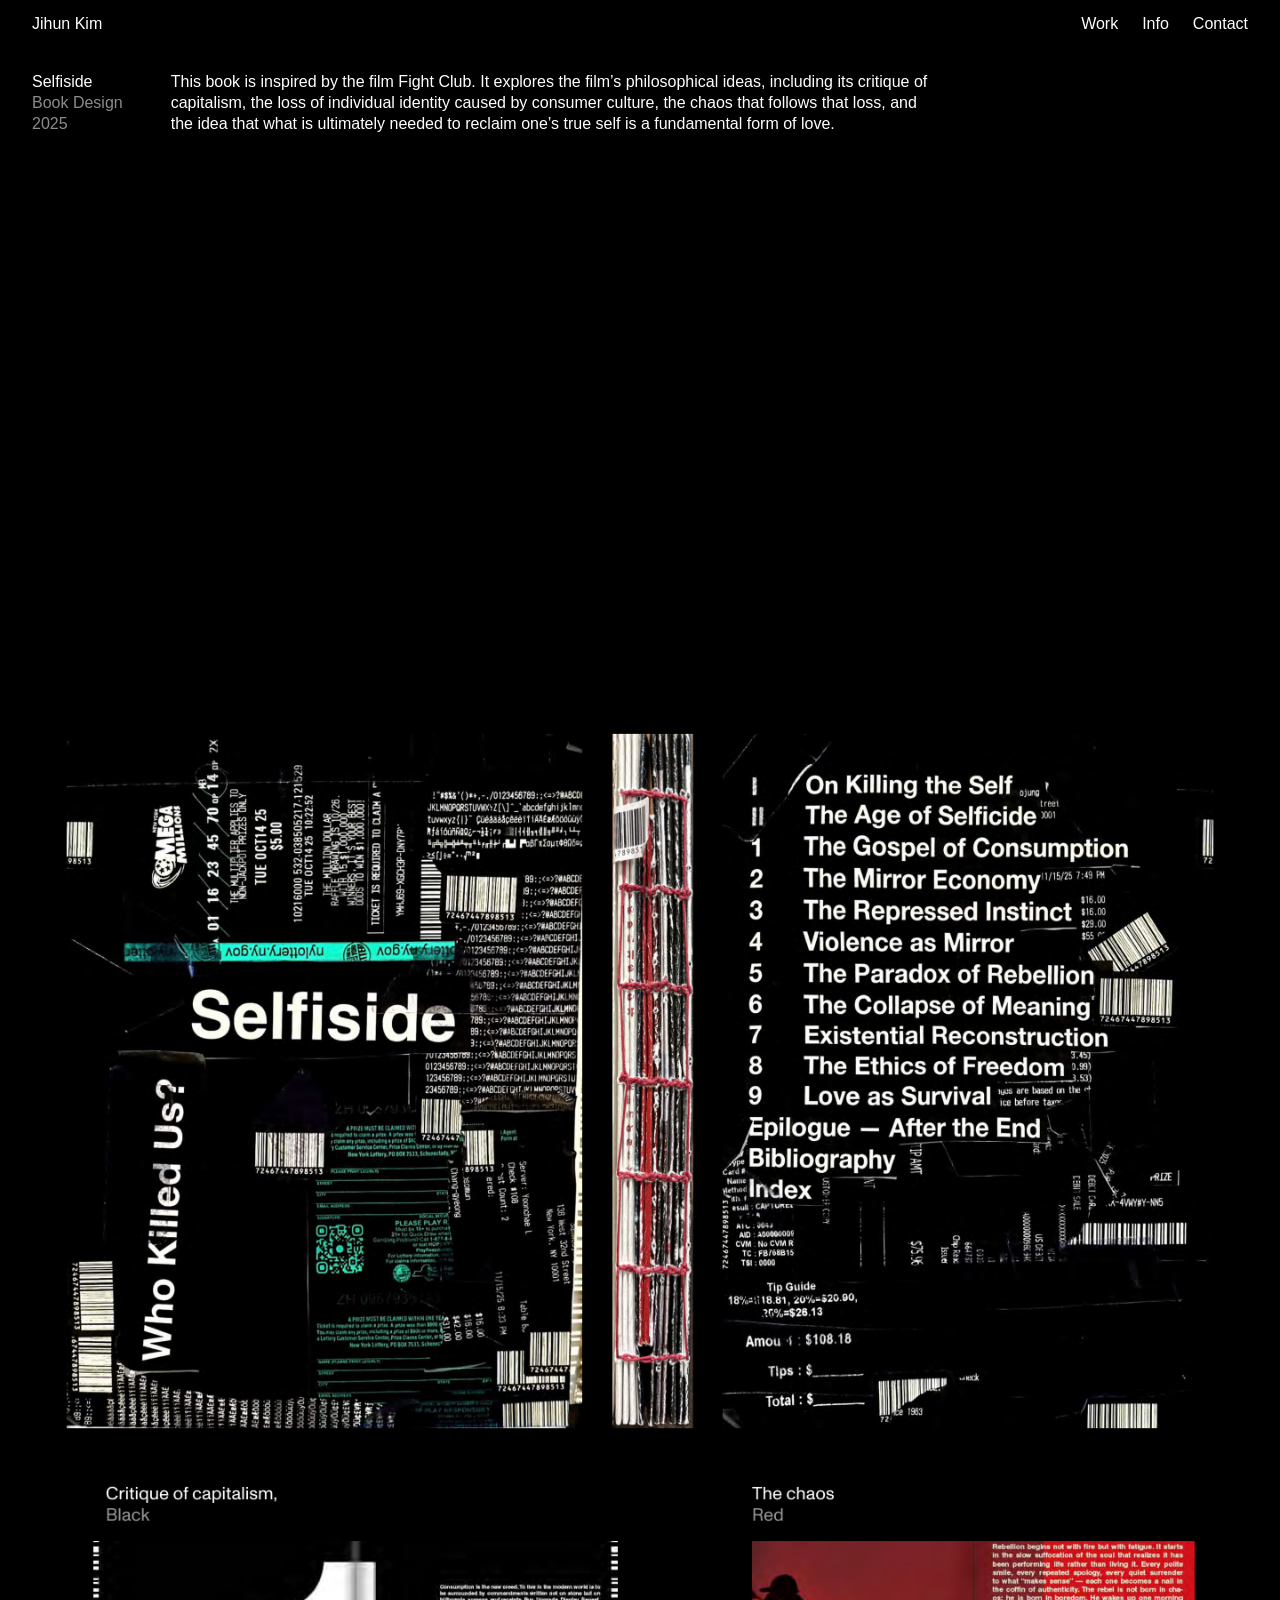
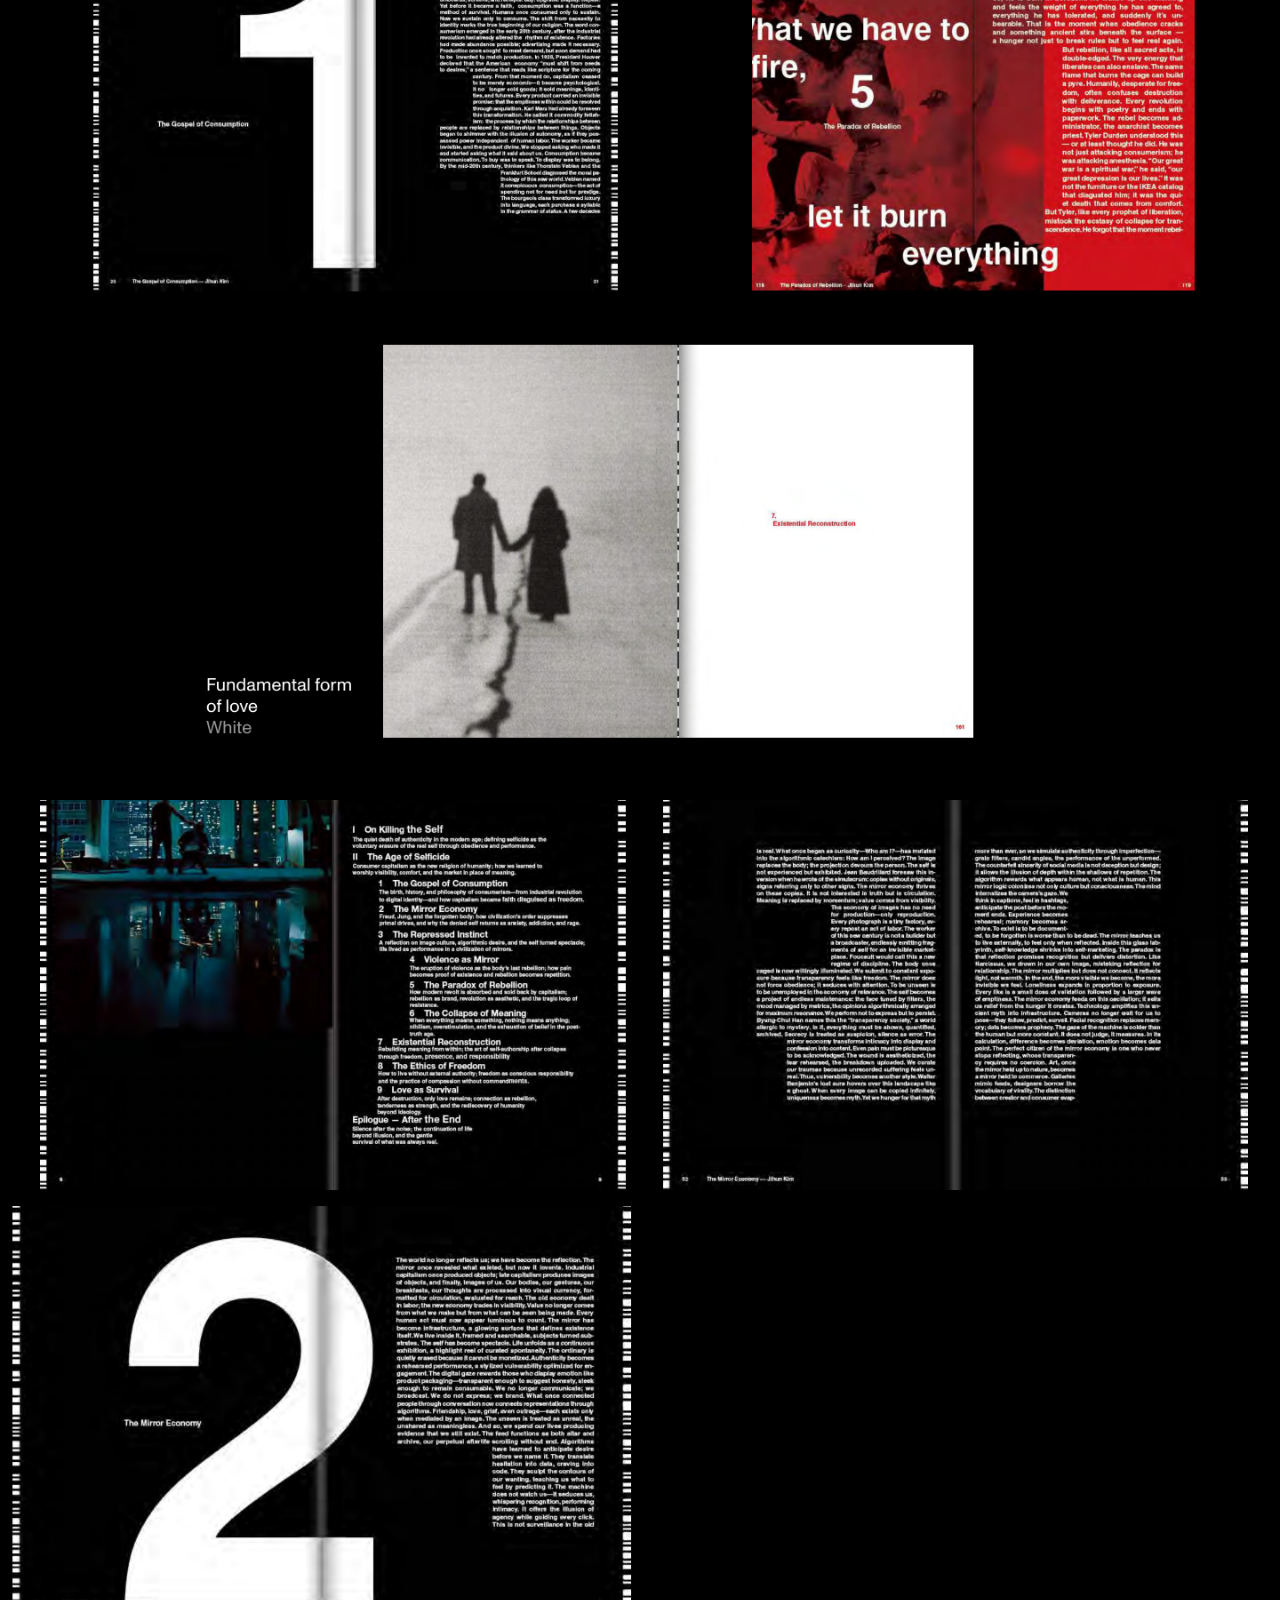
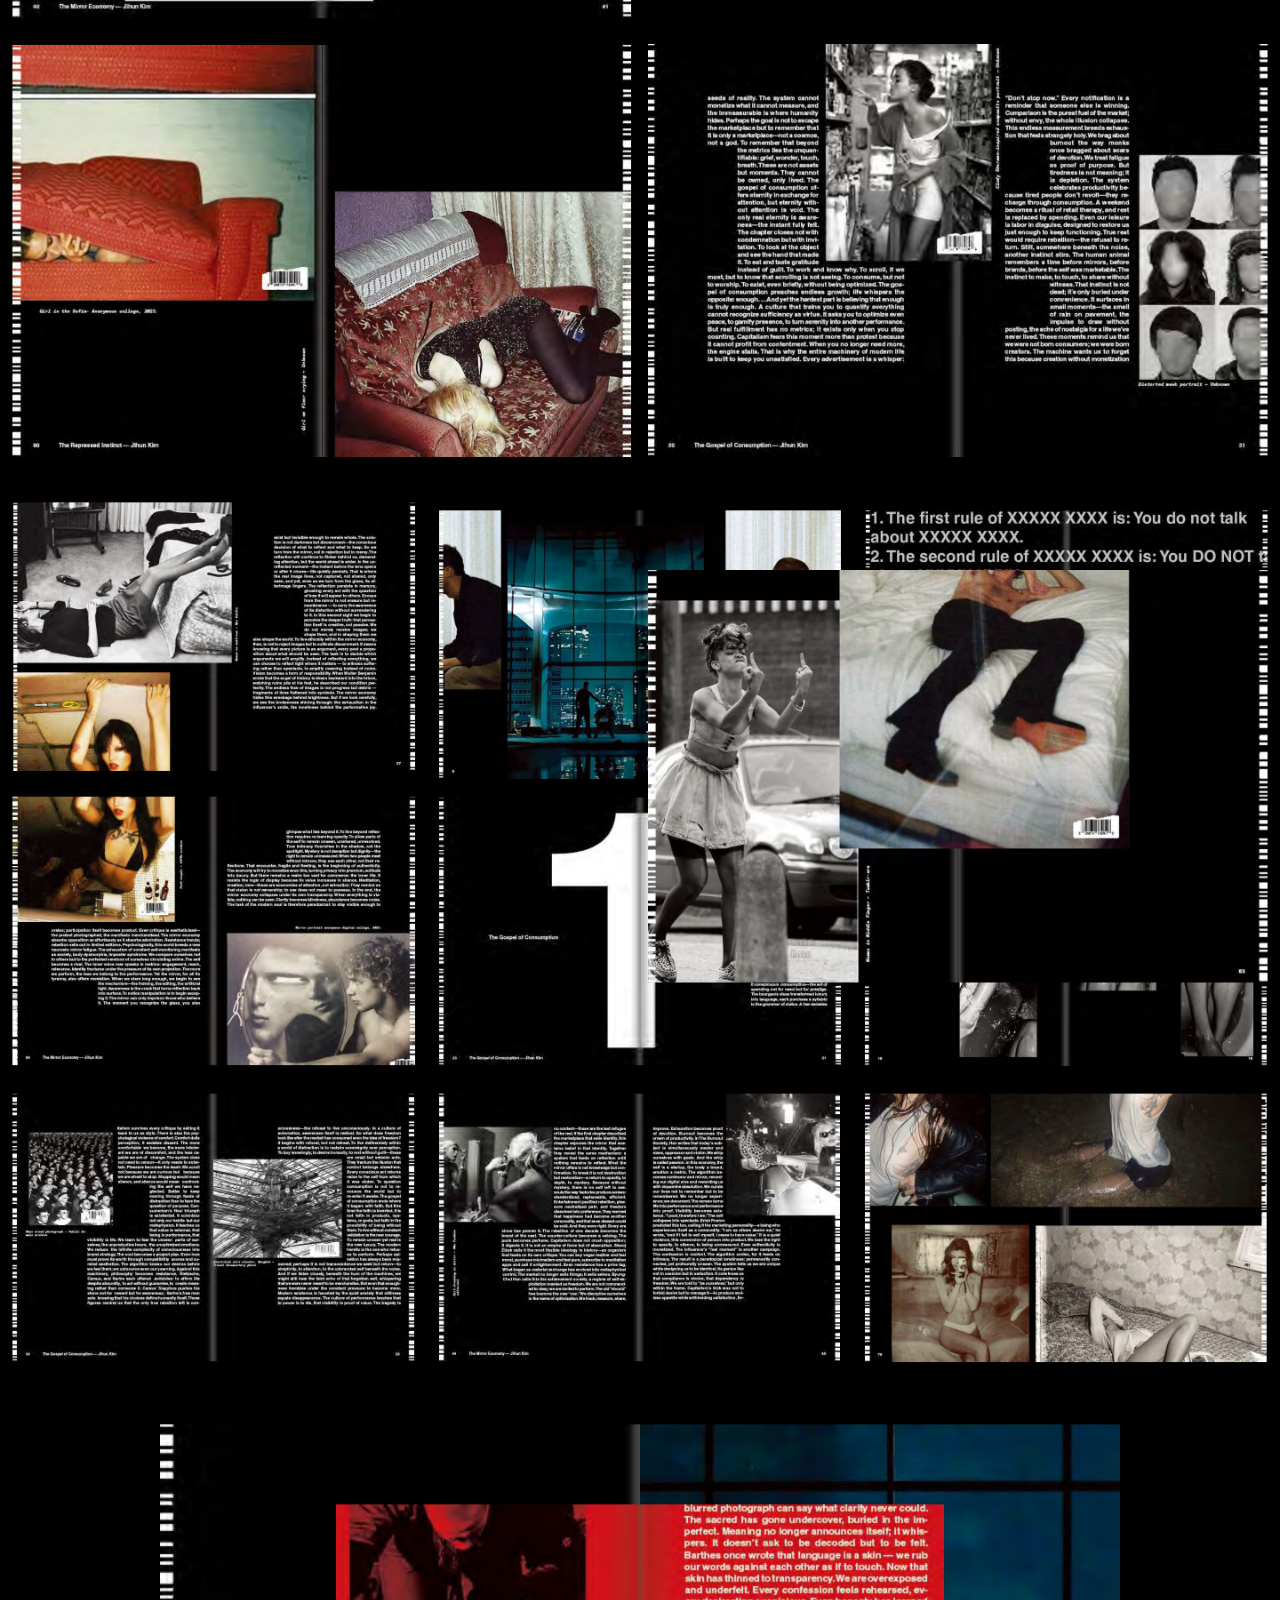
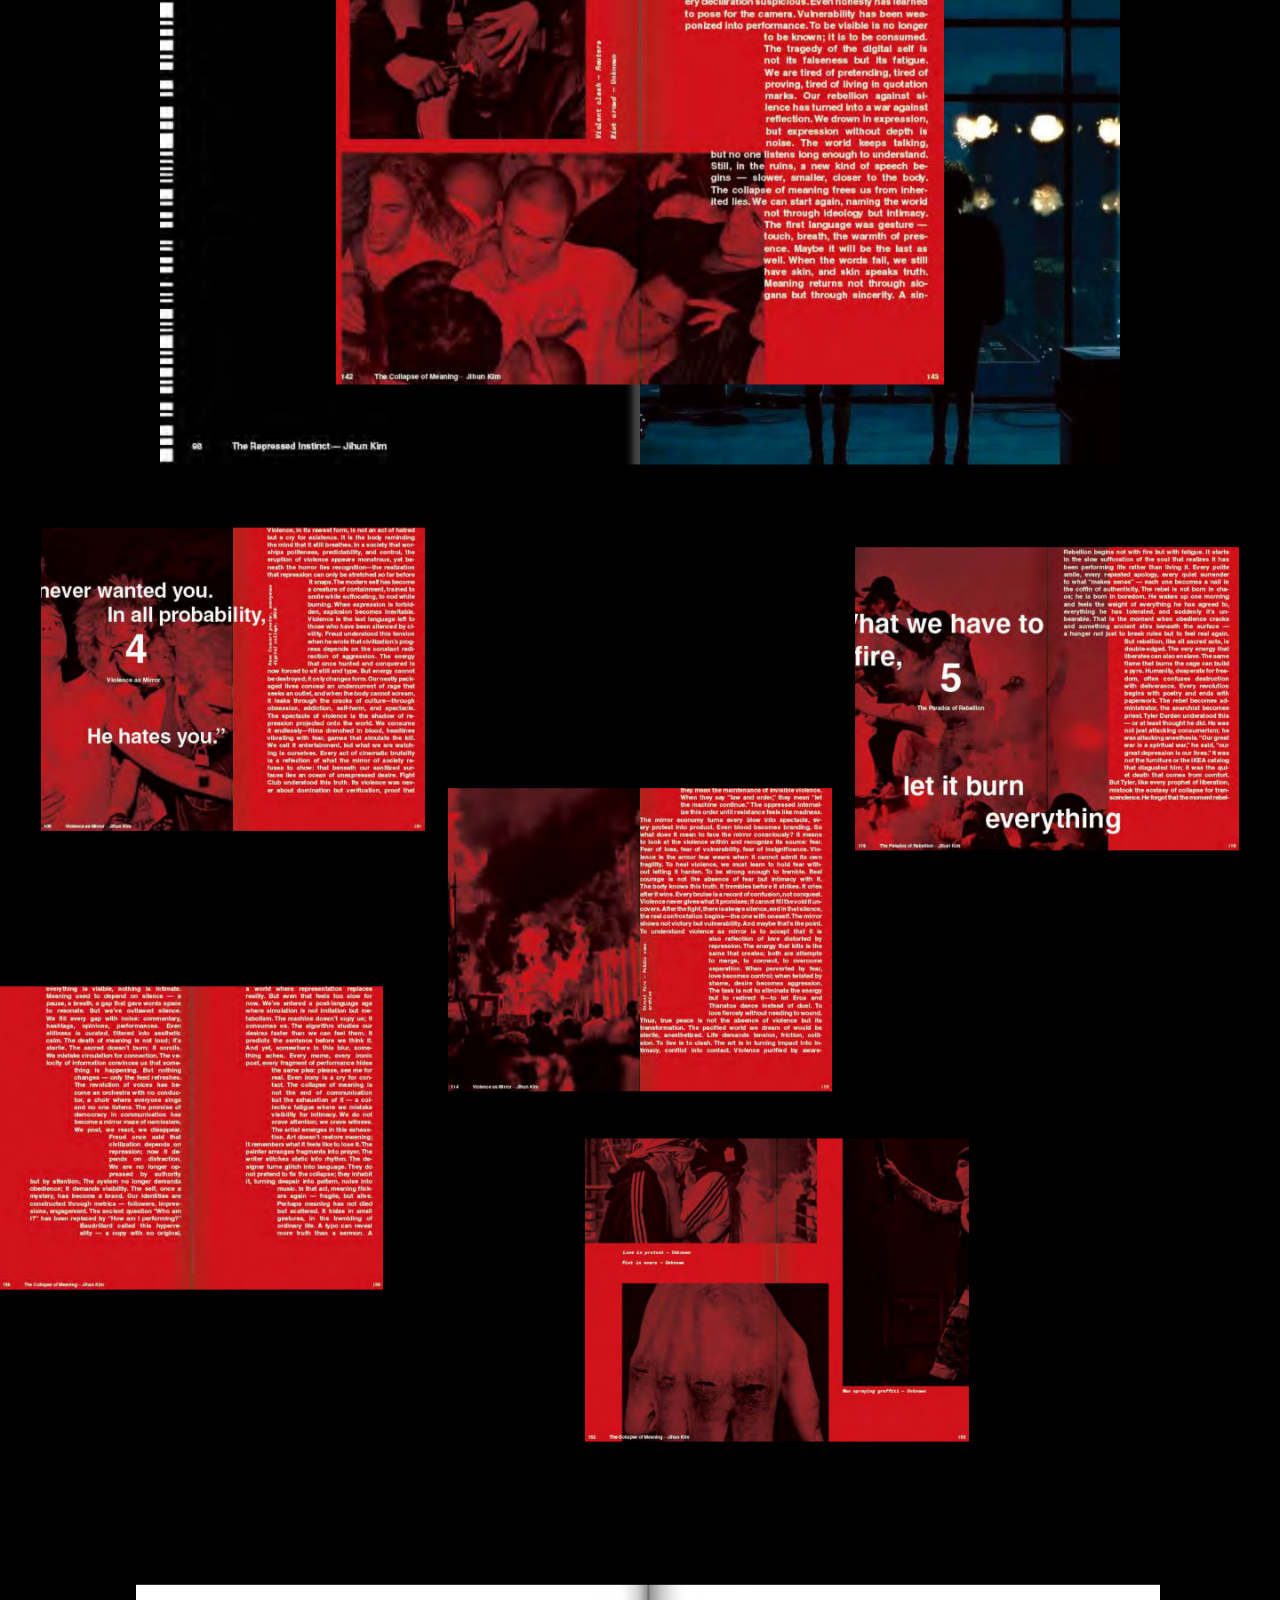
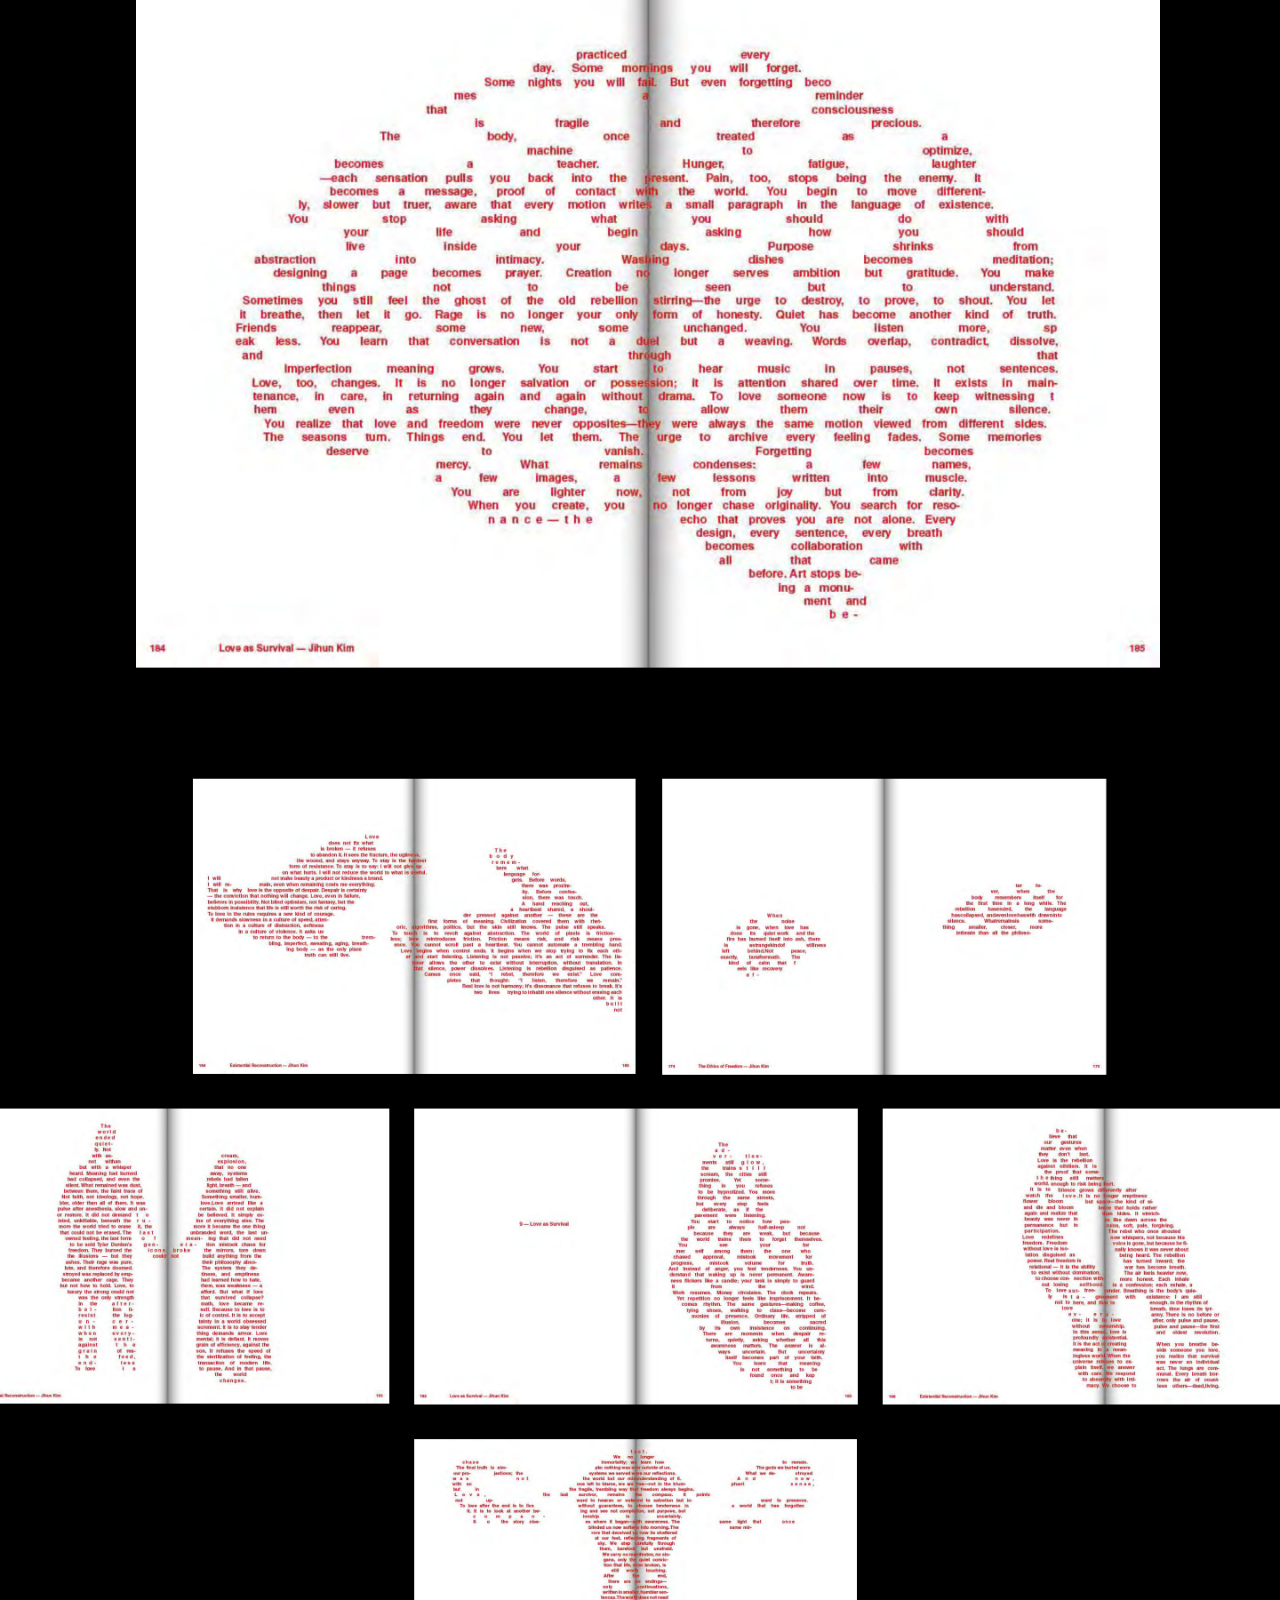
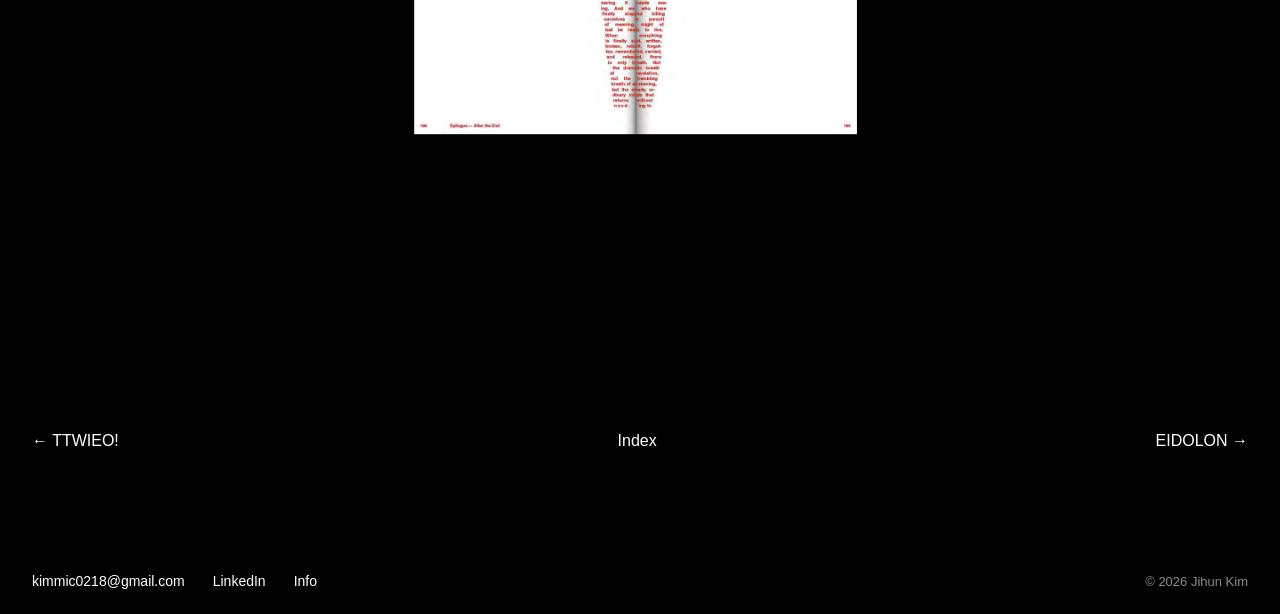
<file: projects/selfiside.html>
<!doctype html>
<html lang="en">
<head>
<meta charset="utf-8">
<meta name="viewport" content="width=device-width, initial-scale=1">
<title>Selfiside — Jihun Kim</title>
<meta name="description" content="This book is inspired by the film Fight Club. It explores the film’s philosophical ideas, including its critique of capitalism, the loss of individual">
<link rel="stylesheet" href="../style.css">
</head>
<body>
<header class="site-header">
  <a href="../index.html">Jihun Kim</a>
  <nav><a href="../index.html#work">Work</a><a href="../info.html">Info</a><a href="#contact">Contact</a></nav>
</header>
<section class="detail-head">
  <h1>Selfiside<br><span class="view">Book Design<br>2025</span></h1>
  <div class="desc"><p>This book is inspired by the film Fight Club. It explores the film’s philosophical ideas, including its critique of capitalism, the loss of individual identity caused by consumer culture, the chaos that follows that loss, and the idea that what is ultimately needed to reclaim one’s true self is a fundamental form of love.</p></div>
</section>
<div class="lead inset"><video src="../images/selfiside/book-video.mp4" muted loop playsinline autoplay preload="auto"></video></div>
<main class="slices">
  <img src="../images/selfiside/detail-01.jpg" width="2880" height="2200" alt="" decoding="async">
  <img src="../images/selfiside/detail-02.jpg" width="2880" height="2200" alt="" decoding="async">
  <img src="../images/selfiside/detail-03.jpg" width="2880" height="2200" alt="" loading="lazy" decoding="async">
  <img src="../images/selfiside/detail-04.jpg" width="2880" height="2200" alt="" loading="lazy" decoding="async">
  <img src="../images/selfiside/detail-05.jpg" width="2880" height="2200" alt="" loading="lazy" decoding="async">
  <img src="../images/selfiside/detail-06.jpg" width="2880" height="2200" alt="" loading="lazy" decoding="async">
  <img src="../images/selfiside/detail-07.jpg" width="2880" height="2200" alt="" loading="lazy" decoding="async">
  <img src="../images/selfiside/detail-08.jpg" width="2880" height="1850" alt="" loading="lazy" decoding="async">
</main>
<nav class="pager">
  <a href="ttwieo.html">← TTWIEO!</a>
  <a href="../index.html">Index</a>
  <a href="eidolon.html">EIDOLON →</a>
</nav>
<script>
/* play overlay videos only while they're on screen */
const vids = [...document.querySelectorAll('.overlay video, .lead video, .gvideo video')];
const io = new IntersectionObserver(es => es.forEach(e => e.isIntersecting ? e.target.play().catch(() => {}) : e.target.pause()), { threshold: 0.25 });
vids.forEach(v => io.observe(v));
/* browsers only allow sound after a click, so each video gets a toggle;
   turning one on mutes the others */
document.querySelectorAll('.overlay .sound, .gvideo .sound').forEach(btn => btn.addEventListener('click', () => {
  const v = btn.parentNode.querySelector('video'), on = v.muted;
  vids.forEach(o => { o.muted = true; });
  document.querySelectorAll('.overlay .sound, .gvideo .sound').forEach(b => { b.textContent = '[sound on]'; b.setAttribute('aria-pressed', 'false'); });
  if (on) { v.muted = false; v.play().catch(() => {}); btn.textContent = '[sound off]'; btn.setAttribute('aria-pressed', 'true'); }
}));
</script>
<footer class="footer" id="contact">
  <span class="links"><a href="mailto:kimmic0218@gmail.com">kimmic0218@gmail.com</a>
      <a href="https://www.linkedin.com/in/jihun-kim-4a79a1389" target="_blank" rel="noopener">LinkedIn</a>
      <a href="../info.html">Info</a></span>
  <small>© 2026 Jihun Kim</small>
</footer>
</body>
</html>
</file>
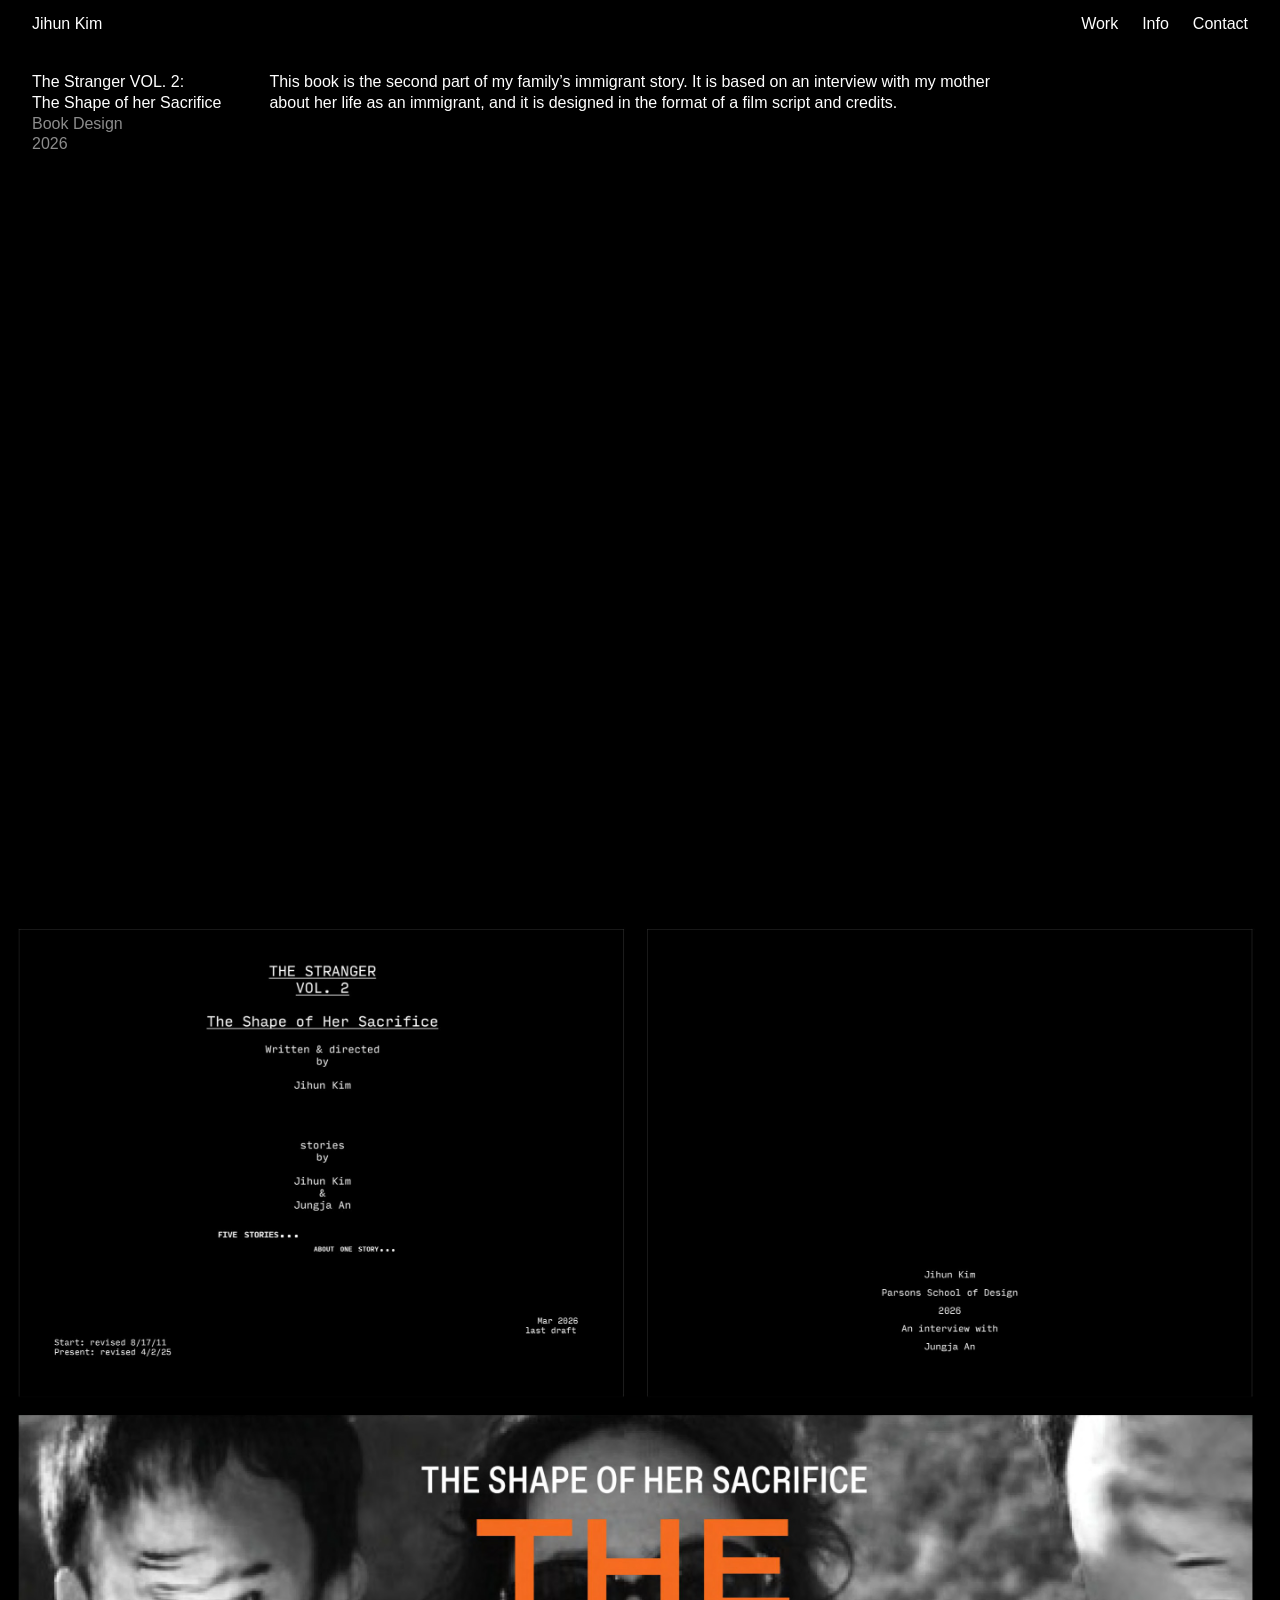
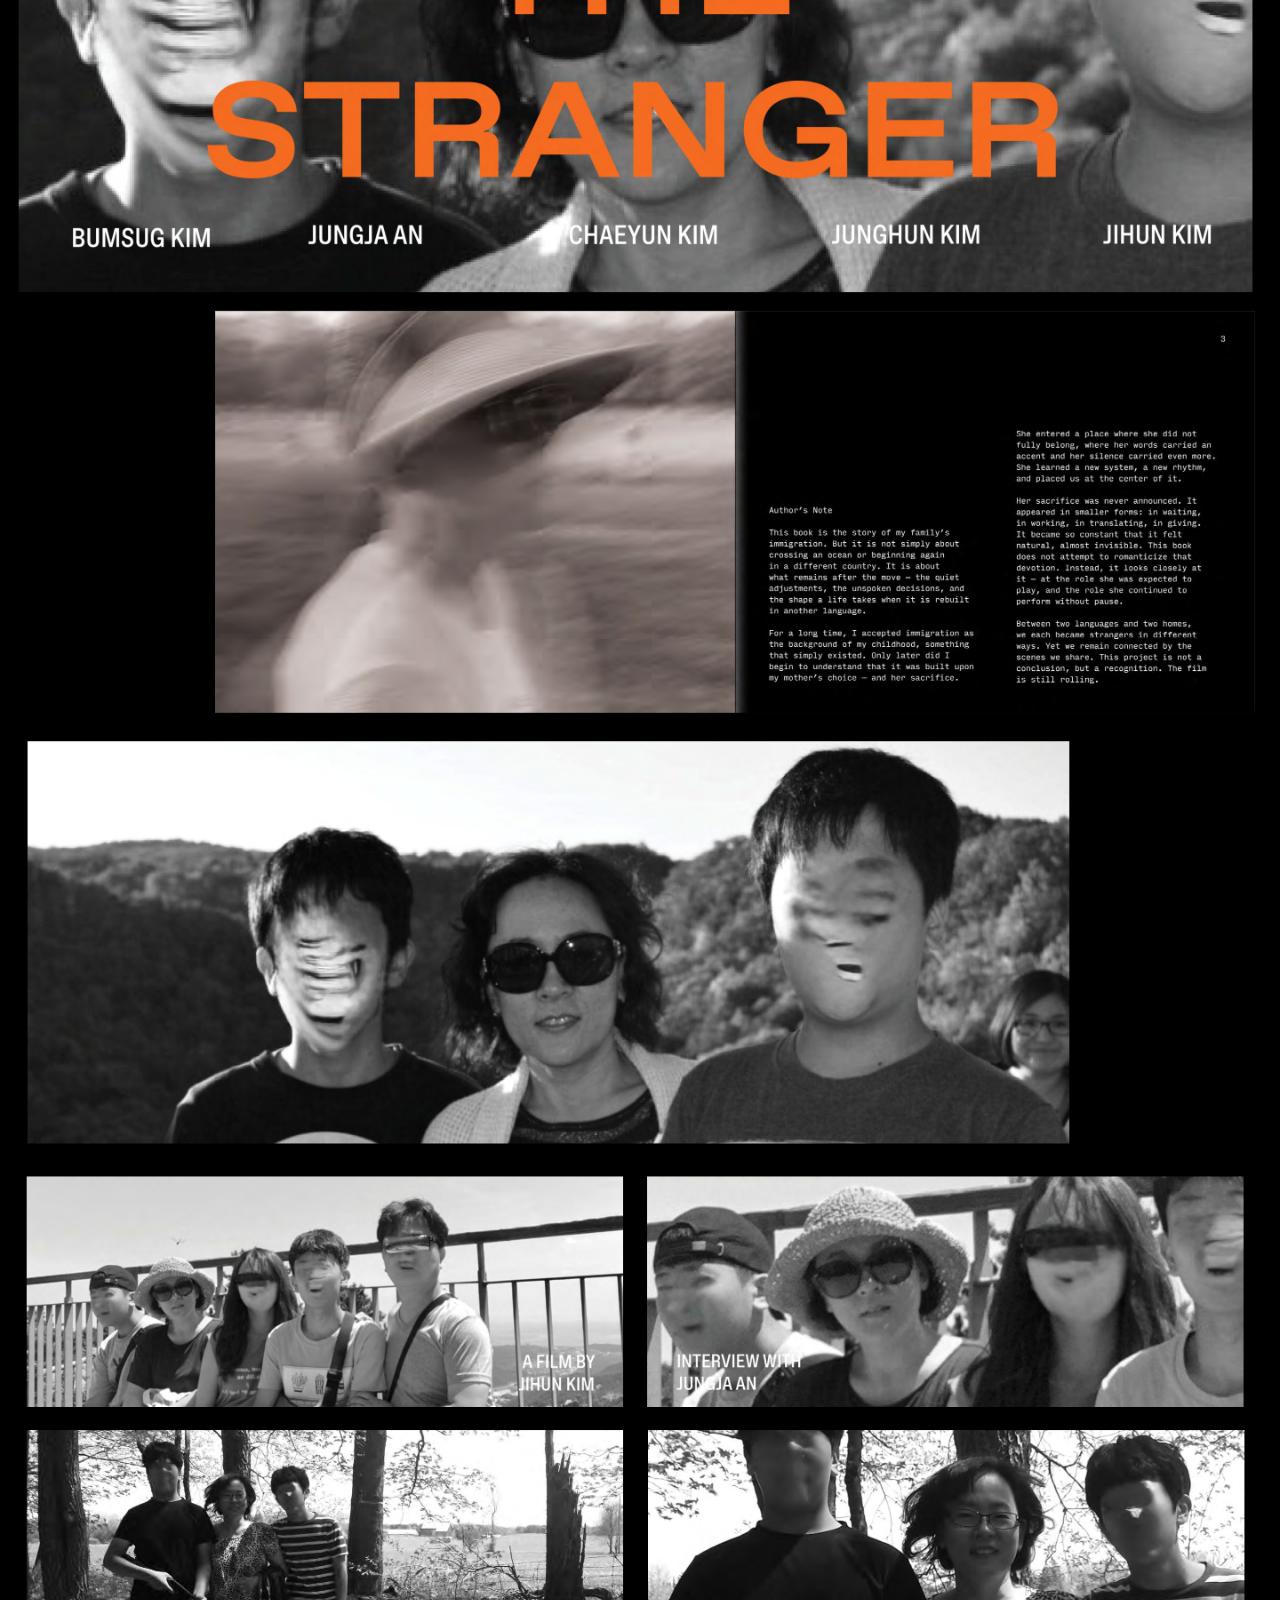
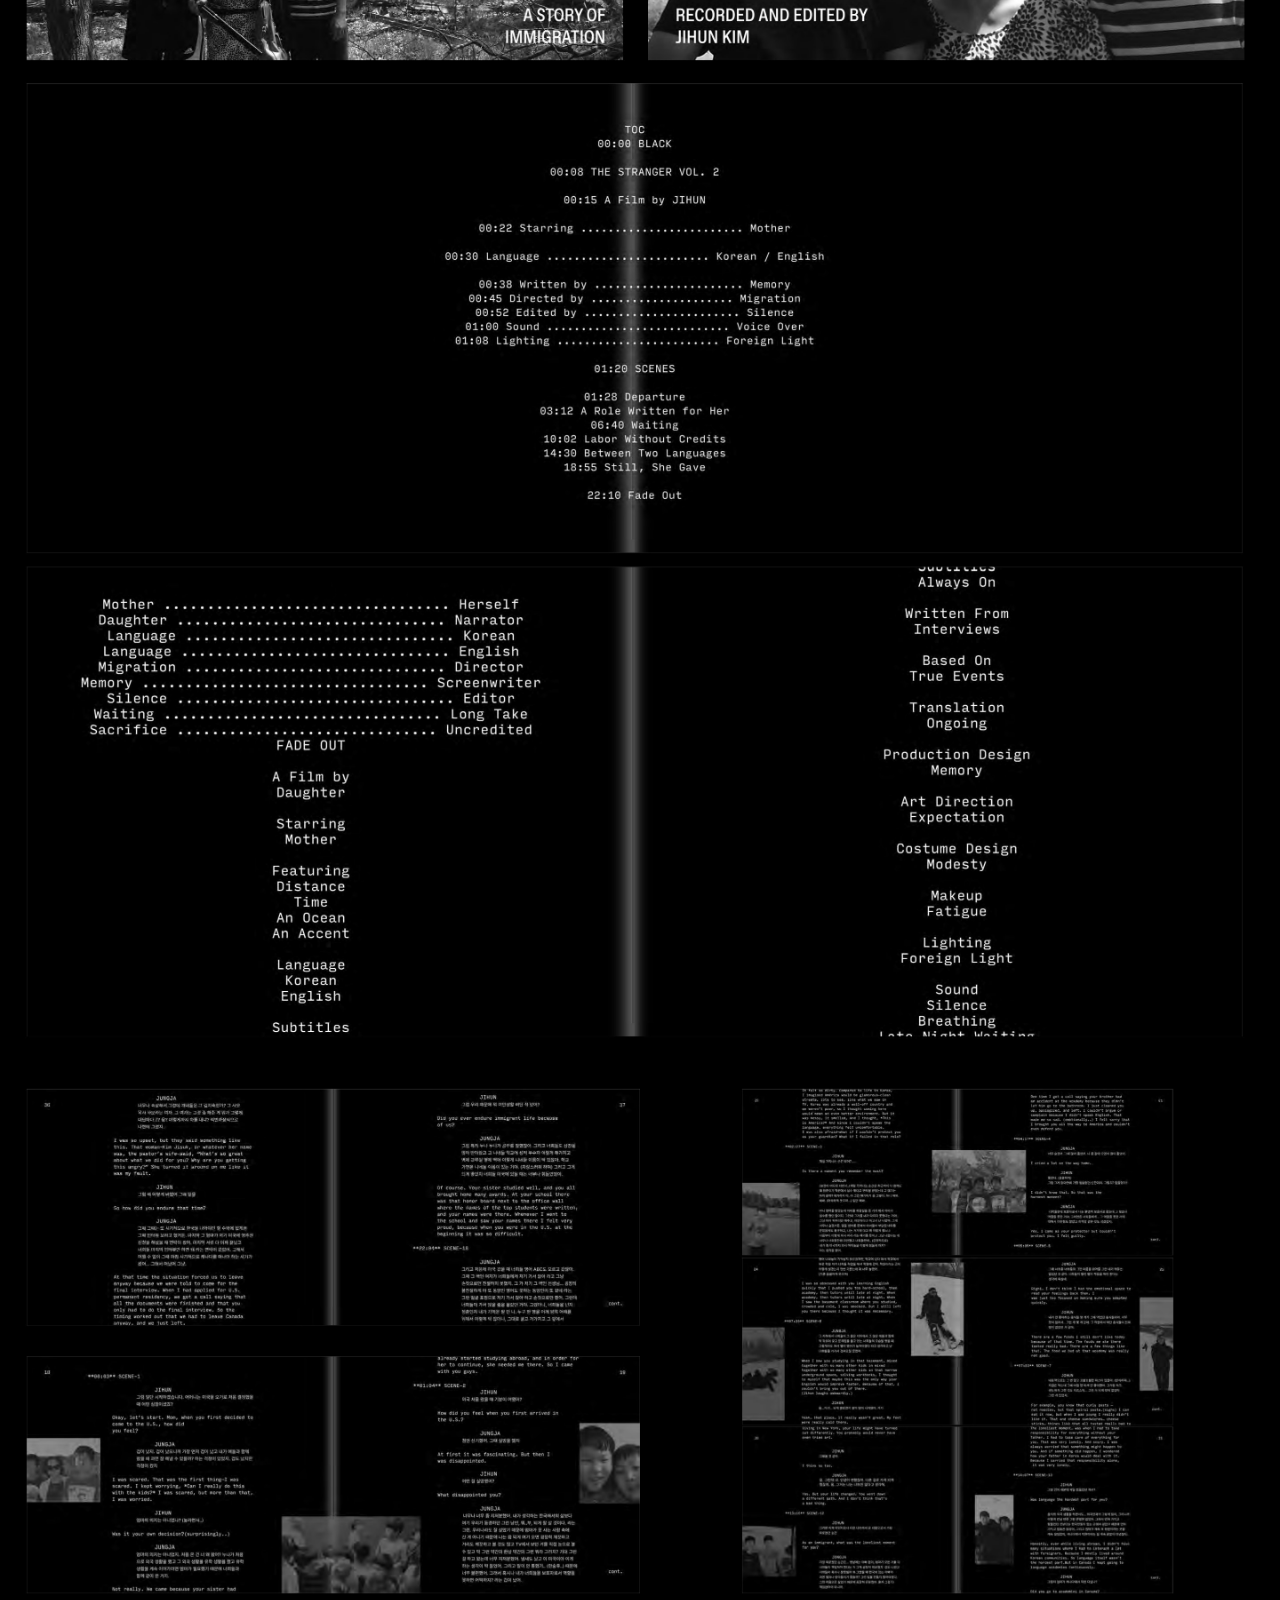
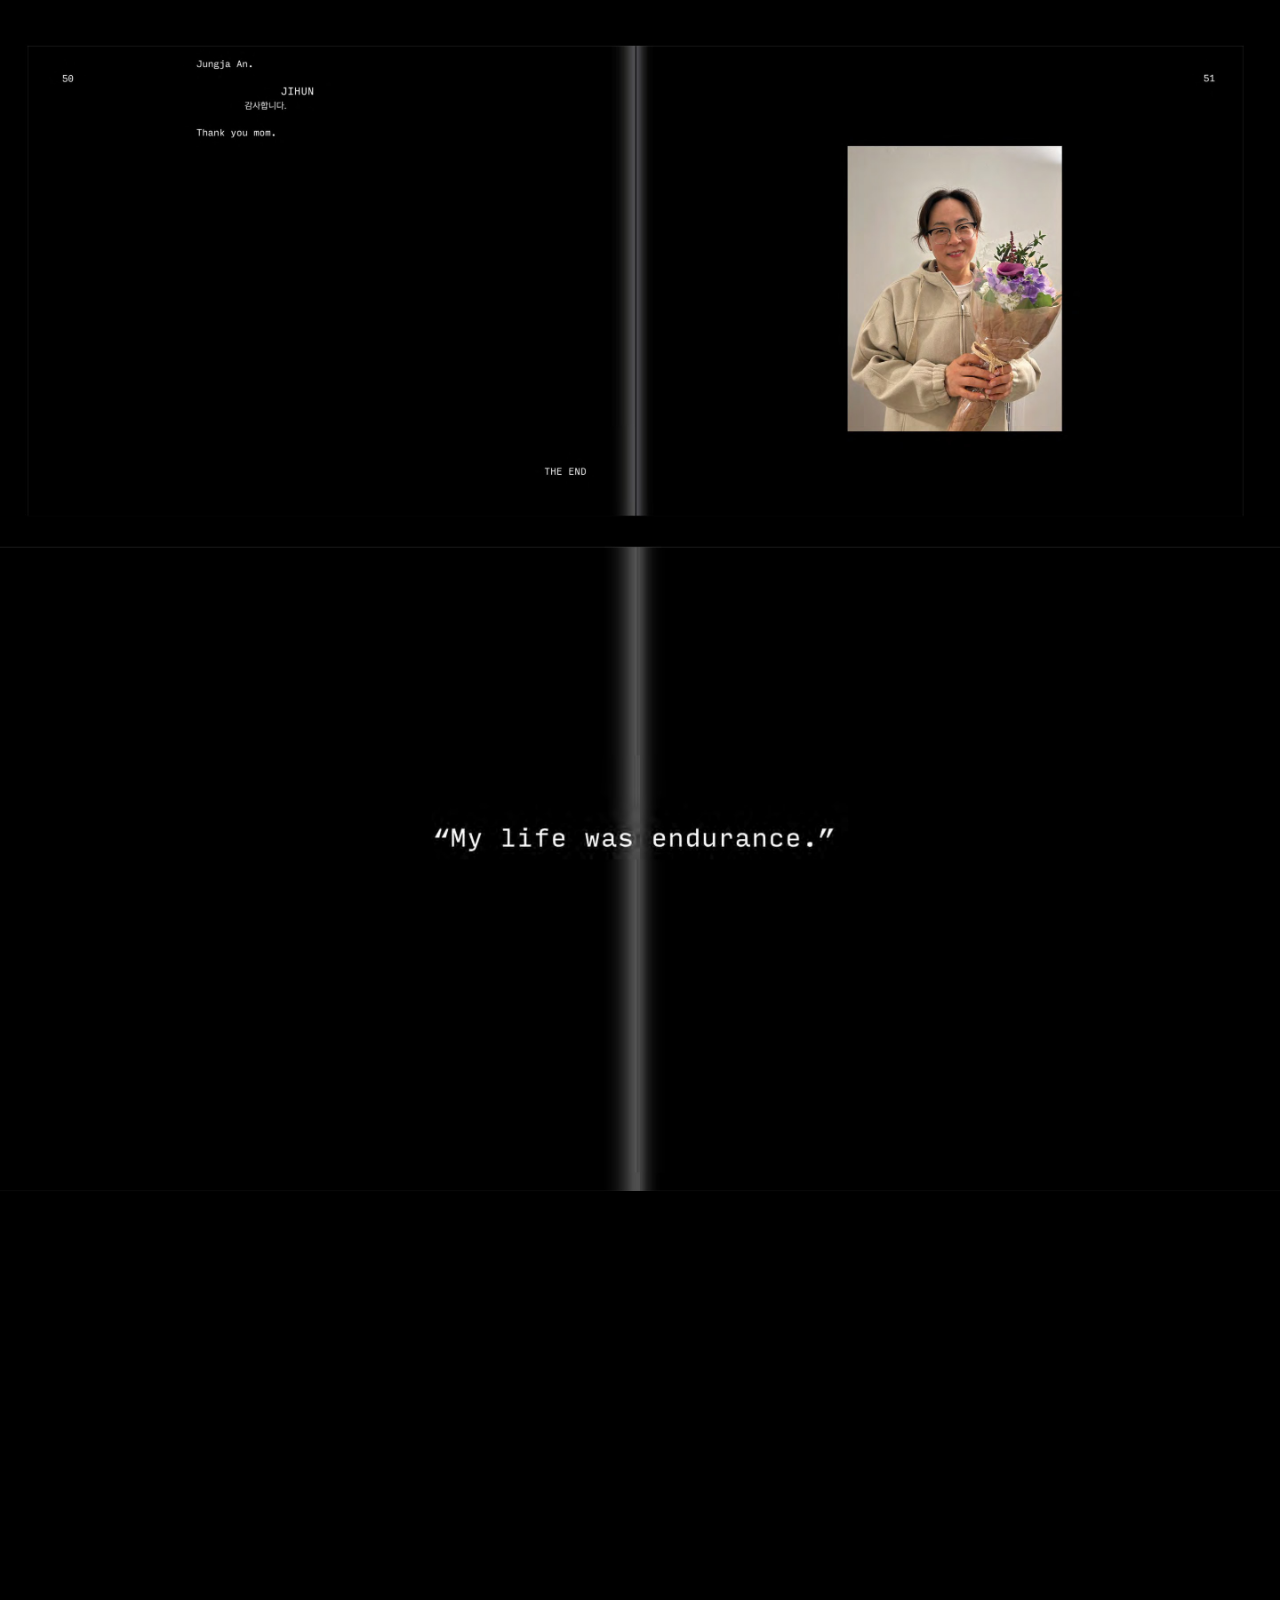
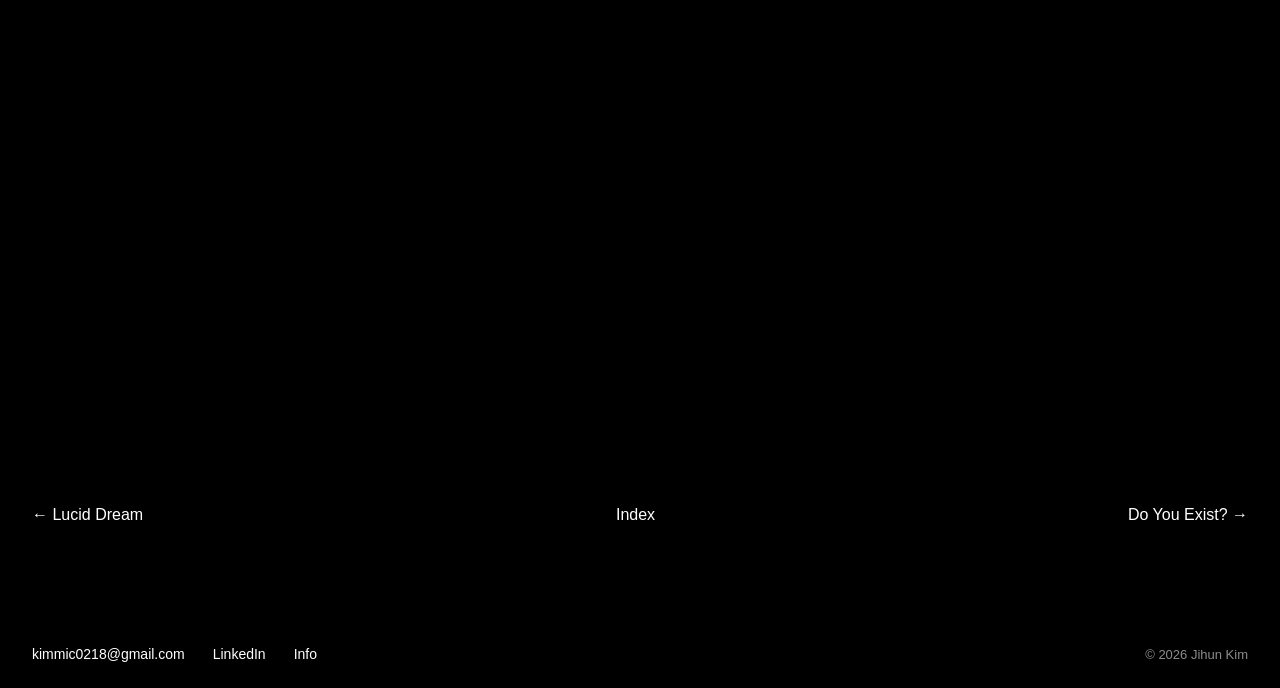
<file: projects/the-stranger.html>
<!doctype html>
<html lang="en">
<head>
<meta charset="utf-8">
<meta name="viewport" content="width=device-width, initial-scale=1">
<title>The Stranger VOL. 2: The Shape of her Sacrifice — Jihun Kim</title>
<meta name="description" content="This book is the second part of my family’s immigrant story. It is based on an interview with my mother about her life as an immigrant, and it is desi">
<link rel="stylesheet" href="../style.css">
</head>
<body>
<header class="site-header">
  <a href="../index.html">Jihun Kim</a>
  <nav><a href="../index.html#work">Work</a><a href="../info.html">Info</a><a href="#contact">Contact</a></nav>
</header>
<section class="detail-head">
  <h1>The Stranger VOL. 2:<br>The Shape of her Sacrifice<br><span class="view">Book Design<br>2026</span></h1>
  <div class="desc"><p>This book is the second part of my family’s immigrant story. It is based on an interview with my mother about her life as an immigrant, and it is designed in the format of a film script and credits.</p></div>
</section>
<div class="lead"><video src="../images/the-stranger/book-video.mp4" muted loop playsinline autoplay preload="auto"></video></div>
<main class="slices">
  <img src="../images/the-stranger/detail-01.jpg" width="2880" height="2201" alt="" decoding="async">
  <img src="../images/the-stranger/detail-02.jpg" width="2880" height="2201" alt="" decoding="async">
  <img src="../images/the-stranger/detail-03.jpg" width="2880" height="2201" alt="" loading="lazy" decoding="async">
  <img src="../images/the-stranger/detail-04.jpg" width="2880" height="2201" alt="" loading="lazy" decoding="async">
  <img src="../images/the-stranger/detail-05.jpg" width="2880" height="2201" alt="" loading="lazy" decoding="async">
  <img src="../images/the-stranger/detail-06.jpg" width="2880" height="2201" alt="" loading="lazy" decoding="async">
  <img src="../images/the-stranger/detail-07.jpg" width="2880" height="270" alt="" loading="lazy" decoding="async">
</main>
<nav class="pager">
  <a href="lucid-dream.html">← Lucid Dream</a>
  <a href="../index.html">Index</a>
  <a href="do-you-exist.html">Do You Exist? →</a>
</nav>
<script>
/* play overlay videos only while they're on screen */
const vids = [...document.querySelectorAll('.overlay video, .lead video, .gvideo video')];
const io = new IntersectionObserver(es => es.forEach(e => e.isIntersecting ? e.target.play().catch(() => {}) : e.target.pause()), { threshold: 0.25 });
vids.forEach(v => io.observe(v));
/* browsers only allow sound after a click, so each video gets a toggle;
   turning one on mutes the others */
document.querySelectorAll('.overlay .sound, .gvideo .sound').forEach(btn => btn.addEventListener('click', () => {
  const v = btn.parentNode.querySelector('video'), on = v.muted;
  vids.forEach(o => { o.muted = true; });
  document.querySelectorAll('.overlay .sound, .gvideo .sound').forEach(b => { b.textContent = '[sound on]'; b.setAttribute('aria-pressed', 'false'); });
  if (on) { v.muted = false; v.play().catch(() => {}); btn.textContent = '[sound off]'; btn.setAttribute('aria-pressed', 'true'); }
}));
</script>
<footer class="footer" id="contact">
  <span class="links"><a href="mailto:kimmic0218@gmail.com">kimmic0218@gmail.com</a>
      <a href="https://www.linkedin.com/in/jihun-kim-4a79a1389" target="_blank" rel="noopener">LinkedIn</a>
      <a href="../info.html">Info</a></span>
  <small>© 2026 Jihun Kim</small>
</footer>
</body>
</html>
</file>
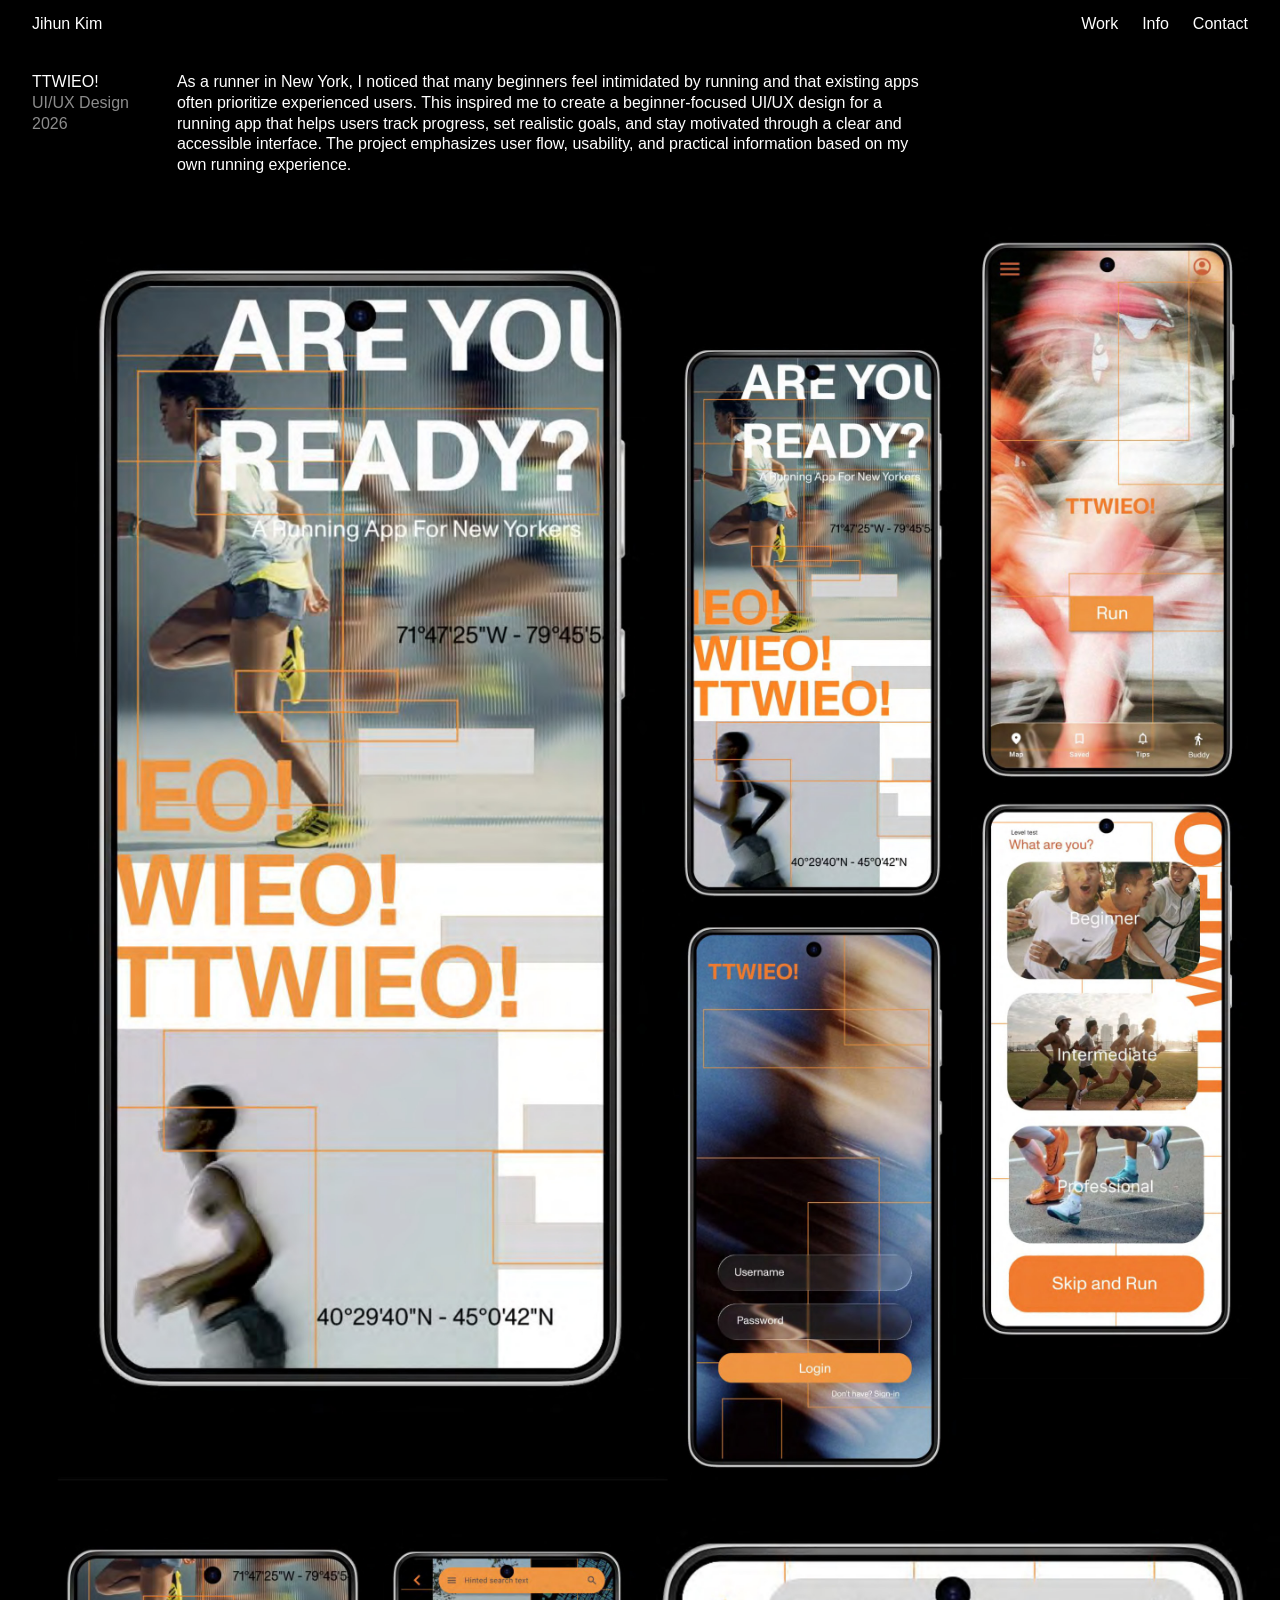
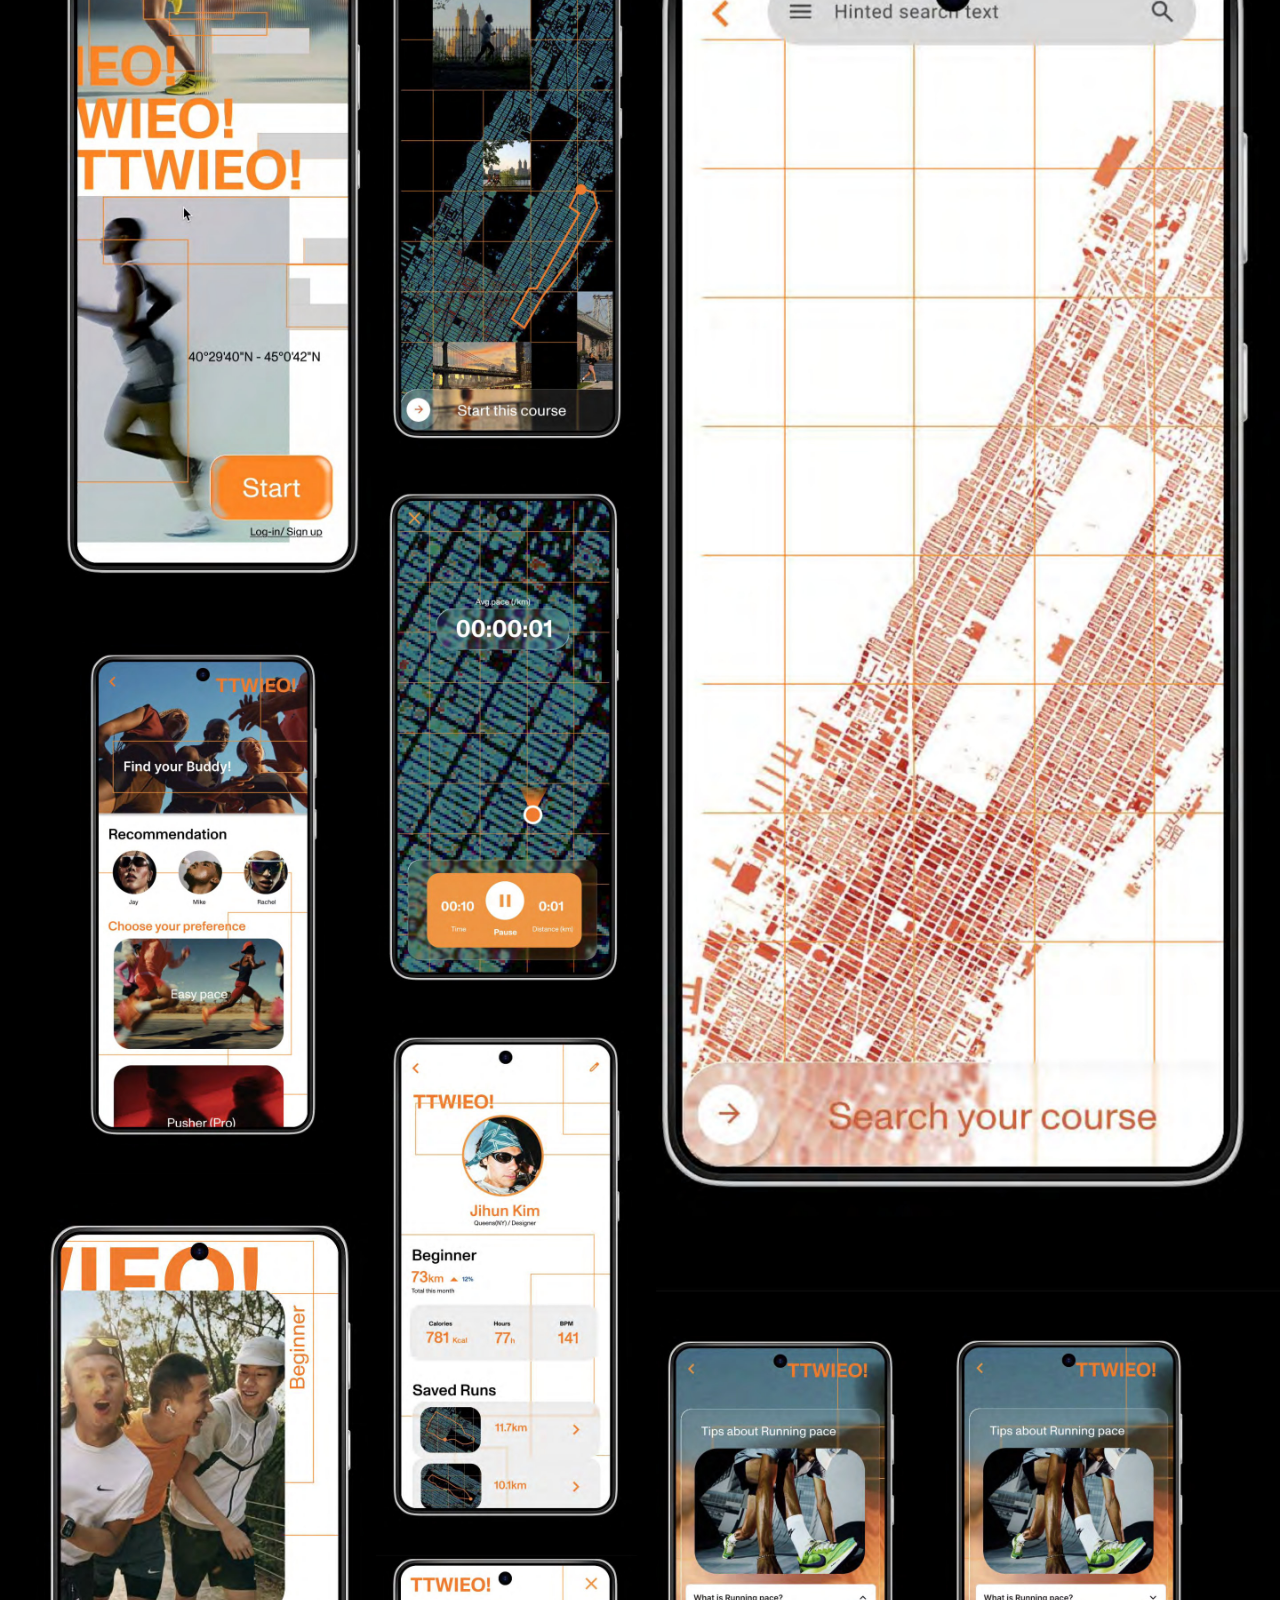
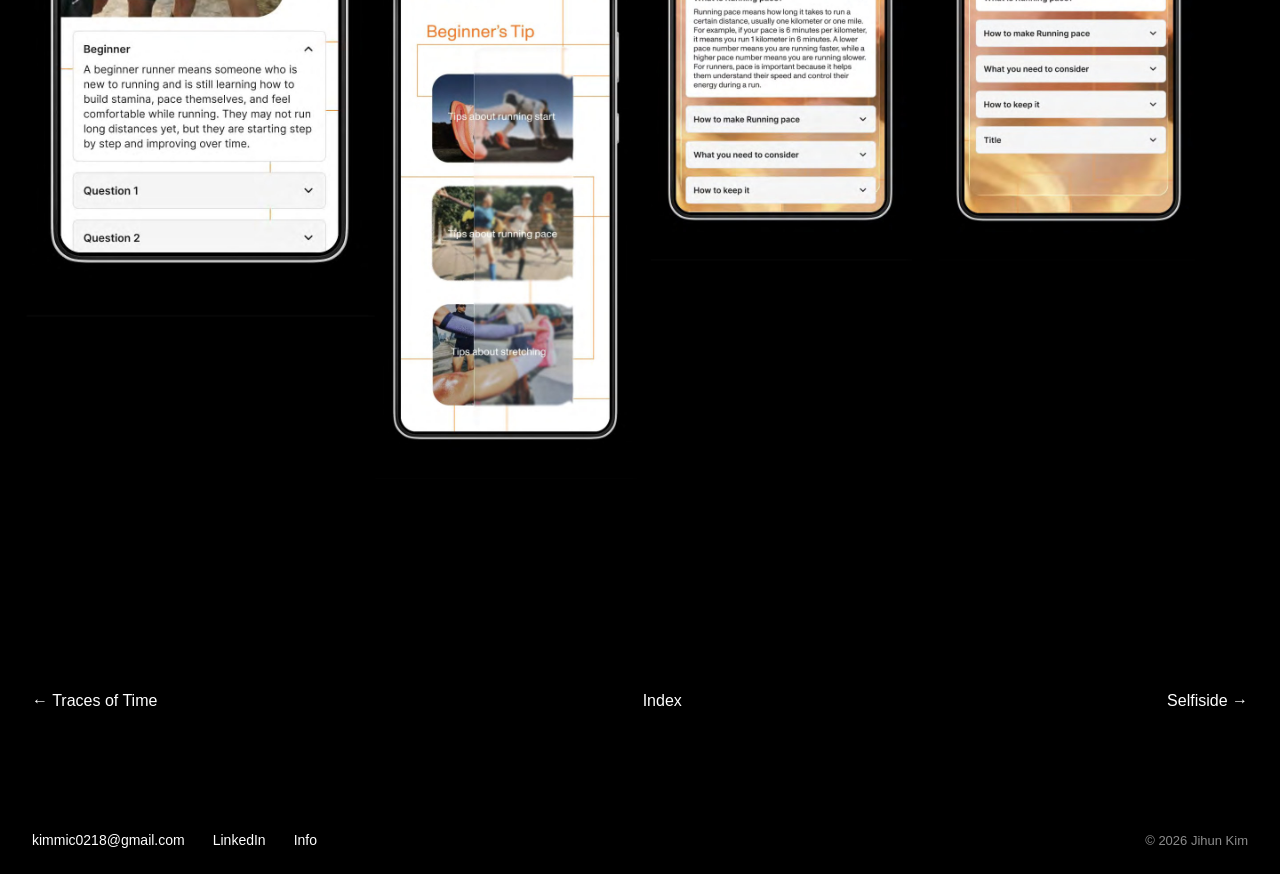
<file: projects/ttwieo.html>
<!doctype html>
<html lang="en">
<head>
<meta charset="utf-8">
<meta name="viewport" content="width=device-width, initial-scale=1">
<title>TTWIEO! — Jihun Kim</title>
<meta name="description" content="As a runner in New York, I noticed that many beginners feel intimidated by running and that existing apps often prioritize experienced users. This ins">
<link rel="stylesheet" href="../style.css">
</head>
<body>
<header class="site-header">
  <a href="../index.html">Jihun Kim</a>
  <nav><a href="../index.html#work">Work</a><a href="../info.html">Info</a><a href="#contact">Contact</a></nav>
</header>
<section class="detail-head">
  <h1>TTWIEO!<br><span class="view">UI/UX Design<br>2026</span></h1>
  <div class="desc"><p>As a runner in New York, I noticed that many beginners feel intimidated by running and that existing apps often prioritize experienced users. This inspired me to create a beginner-focused UI/UX design for a running app that helps users track progress, set realistic goals, and stay motivated through a clear and accessible interface. The project emphasizes user flow, usability, and practical information based on my own running experience.</p></div>
</section>
<main class="slices">
  <img src="../images/ttwieo/detail-01.jpg" width="2880" height="2200" alt="" decoding="async">
  <img src="../images/ttwieo/detail-02.jpg" width="2880" height="2200" alt="" decoding="async">
  <img src="../images/ttwieo/detail-03.jpg" width="2880" height="2200" alt="" loading="lazy" decoding="async">
  <img src="../images/ttwieo/detail-04.jpg" width="2880" height="1488" alt="" loading="lazy" decoding="async">
  <div class="overlay" style="left:48.1250%;width:53.0556%;top:35.2868%;height:39.1444%"><video src="../images/ttwieo/video-map.mp4" muted loop playsinline preload="metadata"></video></div>
  <div class="overlay" style="left:51.9444%;width:23.2639%;top:3.0168%;height:17.1612%"><video src="../images/ttwieo/video-login.mp4" muted loop playsinline preload="metadata"></video></div>
  <div class="overlay" style="left:5.6944%;width:20.4861%;top:56.0831%;height:15.1088%"><video src="../images/ttwieo/video-buddy.mp4" muted loop playsinline preload="metadata"></video></div>
  <div class="overlay" style="left:2.0833%;width:27.2222%;top:71.7606%;height:20.0544%"><video src="../images/ttwieo/video-beginner.mp4" muted loop playsinline preload="metadata"></video></div>
</main>
<nav class="pager">
  <a href="traces-of-time.html">← Traces of Time</a>
  <a href="../index.html">Index</a>
  <a href="selfiside.html">Selfiside →</a>
</nav>
<script>
/* play overlay videos only while they're on screen */
const vids = [...document.querySelectorAll('.overlay video, .lead video, .gvideo video')];
const io = new IntersectionObserver(es => es.forEach(e => e.isIntersecting ? e.target.play().catch(() => {}) : e.target.pause()), { threshold: 0.25 });
vids.forEach(v => io.observe(v));
/* browsers only allow sound after a click, so each video gets a toggle;
   turning one on mutes the others */
document.querySelectorAll('.overlay .sound, .gvideo .sound').forEach(btn => btn.addEventListener('click', () => {
  const v = btn.parentNode.querySelector('video'), on = v.muted;
  vids.forEach(o => { o.muted = true; });
  document.querySelectorAll('.overlay .sound, .gvideo .sound').forEach(b => { b.textContent = '[sound on]'; b.setAttribute('aria-pressed', 'false'); });
  if (on) { v.muted = false; v.play().catch(() => {}); btn.textContent = '[sound off]'; btn.setAttribute('aria-pressed', 'true'); }
}));
</script>
<footer class="footer" id="contact">
  <span class="links"><a href="mailto:kimmic0218@gmail.com">kimmic0218@gmail.com</a>
      <a href="https://www.linkedin.com/in/jihun-kim-4a79a1389" target="_blank" rel="noopener">LinkedIn</a>
      <a href="../info.html">Info</a></span>
  <small>© 2026 Jihun Kim</small>
</footer>
</body>
</html>
</file>
<file: style.css>
/* ===== Jihun Kim Portfolio ===== */
:root {
  --bg: #000;
  --fg: #fff;
  --muted: #8c8c8c;
  --line: #222;
  --font: "Helvetica Neue", Helvetica, Arial, sans-serif;
  --gutter: 32px;
  --col1: 22%;
}

* { box-sizing: border-box; margin: 0; padding: 0; }
html { background: var(--bg); overflow-anchor: none; }
body {
  background: var(--bg);
  color: var(--fg);
  font-family: var(--font);
  font-size: 16px;
  line-height: 1.3;
  -webkit-font-smoothing: antialiased;
}
a { color: inherit; text-decoration: none; }
img { display: block; max-width: 100%; }

/* ----- header ----- */
/* transparent fixed bar: only the text stays, and it inverts against
   whatever is underneath (white on dark, black on light) */
.site-header {
  position: fixed; top: 0; left: 0; right: 0; z-index: 10;
  display: flex; justify-content: space-between; align-items: baseline;
  padding: 14px var(--gutter);
  background: transparent;
  color: #fff;
  mix-blend-mode: difference;
  pointer-events: none;
}
.site-header a { pointer-events: auto; transition: opacity .15s; }
.site-header a:hover { opacity: .55; }
.site-header + .detail-head { padding-top: 72px; }
.site-header nav { display: flex; gap: 24px; }
.view:hover, .footer a:hover { color: var(--muted); }

/* work list: "Jihun Kim" top right goes back to the intro (shown once the intro is gone) */
.home-link {
  position: fixed; top: 14px; right: var(--gutter); z-index: 10;
  color: #fff; mix-blend-mode: difference;
  opacity: 0; pointer-events: none; transition: opacity .3s ease;
}
.locked .home-link { opacity: 1; pointer-events: auto; }
.home-link:hover { opacity: .55; }

/* ----- intro ----- */
.hero {
  min-height: 100vh;
  min-height: 100svh;
  padding: 10px 12px;
  display: flex; flex-direction: column; justify-content: space-between;
  /* rising panel: hero stays put, work panel slides over it */
  position: sticky; top: 0; z-index: 0;
  height: 100vh; height: 100svh;
  transform-origin: 50% 0;
  will-change: opacity, transform;
}
.hero-info {
  display: flex; justify-content: space-between; align-items: baseline; gap: 16px;
  font-size: 14px;
}
.links { display: flex; flex-wrap: wrap; gap: 4px 28px; }
.links a:hover, .scroll-cue:hover { color: var(--muted); }
.scroll-cue { white-space: nowrap; }

.panel {
  position: relative; z-index: 1;
  background: var(--bg);
  border-top: 1px solid #2a2a2a;
  border-radius: 20px 20px 0 0;
  box-shadow: 0 -24px 60px rgba(0, 0, 0, .6);
  padding-top: 24px;
}
.locked .panel { border-radius: 0; border-top-color: transparent; box-shadow: none; }
.panel-title {
  font-size: 14px; font-weight: 400; color: var(--muted);
  padding: 0 var(--gutter);
  margin-bottom: clamp(64px, 10vh, 120px);
}
.intro {
  max-width: 830px;
  font-size: clamp(16px, 1.27vw, 22px);
  font-weight: 500;
  line-height: 1.32;
  letter-spacing: -0.005em;
}

/* ----- project list ----- */
.projects { margin-top: 0; }
.project {
  display: grid;
  /* title on the left, description pushed to the right edge */
  grid-template-columns: minmax(0, 1fr) min(500px, 46%);
  gap: 32px;
  position: relative;
  padding: 0 var(--gutter);
  margin-bottom: clamp(160px, 26vh, 300px);
}
.project h2 { font-size: inherit; font-weight: 400; padding-right: 16px; }
/* whole row is clickable */
.project h2 a::after { content: ""; position: absolute; inset: -12px 0; }
/* small description */
/* design type / year on the left, description right beside it */
.project .meta {
  display: grid; grid-template-columns: 104px minmax(0, 1fr); column-gap: 16px;
  font-size: 12px; line-height: 1.4;
}
.view { color: var(--muted); }
.project:hover .view { color: var(--fg); }

/* hover: 2-column full-screen images behind the list */
.grid-bg {
  /* bottom ~40% of the screen, two columns */
  position: fixed; left: 0; right: 0; bottom: 0; height: 40vh; z-index: 0;
  display: grid; grid-template-columns: 1fr 1fr; grid-template-rows: minmax(0, 1fr);
  pointer-events: none;
  opacity: 0;
  transition: opacity .3s ease;
}
.grid-bg.on { opacity: 1; }
/* original proportions, no cropping; sit on the bottom-left of each column */
.grid-bg .slot { min-width: 0; min-height: 0; }
.grid-bg img, .grid-bg video { width: 100%; height: 100%; object-fit: contain; object-position: left bottom; display: block; }
.grid-bg [hidden] { display: none; }
/* phone videos: taller, and sitting right next to each other */
/* videos: side by side at one shared height (set from JS so both fit the width) */
.grid-bg.fit { display: flex; gap: 12px; }
.grid-bg.fit .slot { height: 100%; }
.grid-bg.fit img, .grid-bg.fit video { width: auto; height: 100%; }
/* the text sits on top and inverts against the images */
.list {
  position: relative; z-index: 1;
  color: #fff;
  mix-blend-mode: difference;
}
.list .project { transition: opacity .3s ease; }
.list:has(.active) .project:not(.active) { opacity: .5; }

/* ----- detail page ----- */
.detail-head {
  display: grid;
  /* description sits right next to the title */
  grid-template-columns: max-content minmax(0, 1fr);
  column-gap: 48px;
  padding: 24px var(--gutter) 40px;
}
.detail-head h1 { font-size: inherit; font-weight: 400; }
.detail-head .desc { max-width: 760px; }
.detail-head .desc p + p { margin-top: 1em; }
.slices img { width: 100%; height: auto; }
.slices { position: relative; overflow: hidden; }
.slices .overlay { position: absolute; }
.lead video { width: 100%; height: auto; display: block; }
.lead.inset { padding: 24px var(--gutter) 48px; }
.lead.inset video { width: min(1040px, 72%); margin: 0 auto; }
.slices .overlay video { width: 100%; height: 100%; object-fit: cover; display: block; }
.gallery .gvideo { position: relative; }
.overlay .sound, .gvideo .sound {
  position: absolute; right: 16px; bottom: 14px;
  background: none; border: 0; cursor: pointer;
  font: inherit; font-size: 13px; color: #fff; mix-blend-mode: difference;
}
.overlay .sound:hover, .gvideo .sound:hover { opacity: .55; }

.pager {
  display: flex; justify-content: space-between; gap: 16px;
  padding: 80px var(--gutter) 0;
}
.pager a:hover { color: var(--muted); }

/* hand-laid gallery pages: spreads two per row, some full width */
.gallery { display: grid; grid-template-columns: 1fr 1fr; gap: 12px; padding: 0 var(--gutter); }
.gallery img, .gallery video { width: 100%; height: auto; display: block; }
.gallery .full { grid-column: 1 / -1; }
.gallery .label { grid-column: 1 / -1; font-size: 14px; color: var(--muted); padding: 96px 0 8px; }
.gallery .label:first-child { padding-top: 40px; }
.gallery .covers { grid-column: 1 / -1; display: flex; justify-content: center; gap: 12px; }
.gallery .covers img { width: min(34%, 460px); }
@media (max-width: 720px) { .gallery { grid-template-columns: minmax(0, 1fr); gap: 8px; } .gallery .covers img { width: 48%; } }

/* ----- info page ----- */
/* text column keeps its width but sits against the right edge */
.info-head { grid-template-columns: minmax(0, 1fr) min(760px, 60%); }
.info-head .desc { max-width: none; }
.info { padding: 40px var(--gutter) 0; }
.info-row {
  display: grid; grid-template-columns: minmax(0, 1fr) min(760px, 60%); column-gap: 48px;
  padding: 20px 0; border-top: 1px solid var(--line);
}
.info-row h2 { font-size: inherit; font-weight: 400; color: var(--muted); }
.info-row p + p { margin-top: 1.2em; }
.info-row a:hover { color: var(--muted); }
@media (max-width: 720px) { .info-row, .info-head { grid-template-columns: minmax(0, 1fr); row-gap: 8px; } }

/* ----- footer ----- */
.footer {
  /* transparent: only the text, inverting against what's behind it */
  position: relative; z-index: 2;
  background: transparent;
  color: #fff;
  mix-blend-mode: difference;
  display: flex; justify-content: space-between; align-items: baseline; gap: 16px;
  padding: 120px var(--gutter) 24px;
  font-size: 14px;
}
.footer small { color: var(--muted); font-size: 13px; }

/* ----- mobile ----- */
@media (max-width: 720px) {
  :root { --gutter: 16px; }
  .project, .detail-head, .footer { grid-template-columns: minmax(0, 1fr); }
  .project h2, .detail-head h1 { margin-bottom: 8px; }
  .hero { padding: 10px var(--gutter) 20px; }
  .hero-info { flex-direction: column; align-items: flex-start; }
  .hero-info, .footer { gap: 12px; }
  .footer { flex-direction: column; }
  .links { gap: 4px 20px; }
  .panel { border-radius: 14px 14px 0 0; }
  .project { margin-bottom: 130px; gap: 4px; }
}
</file>
